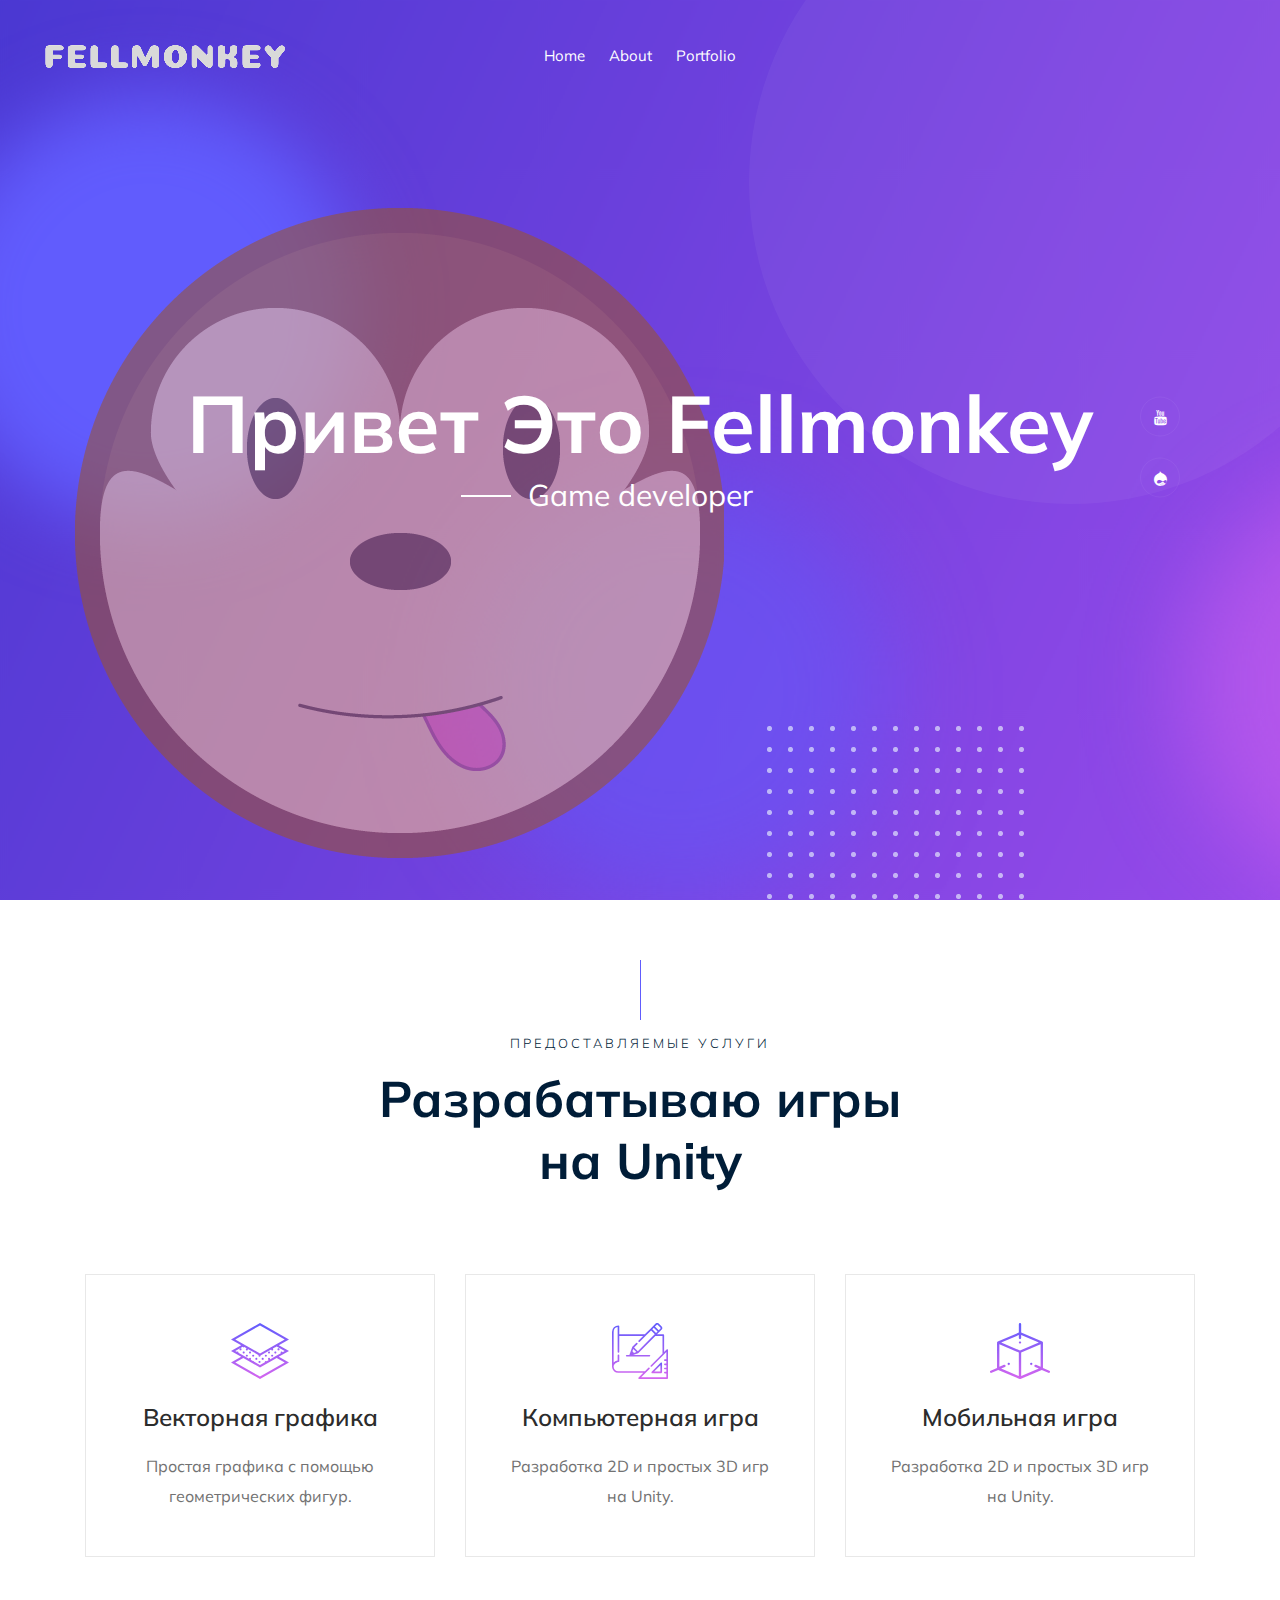
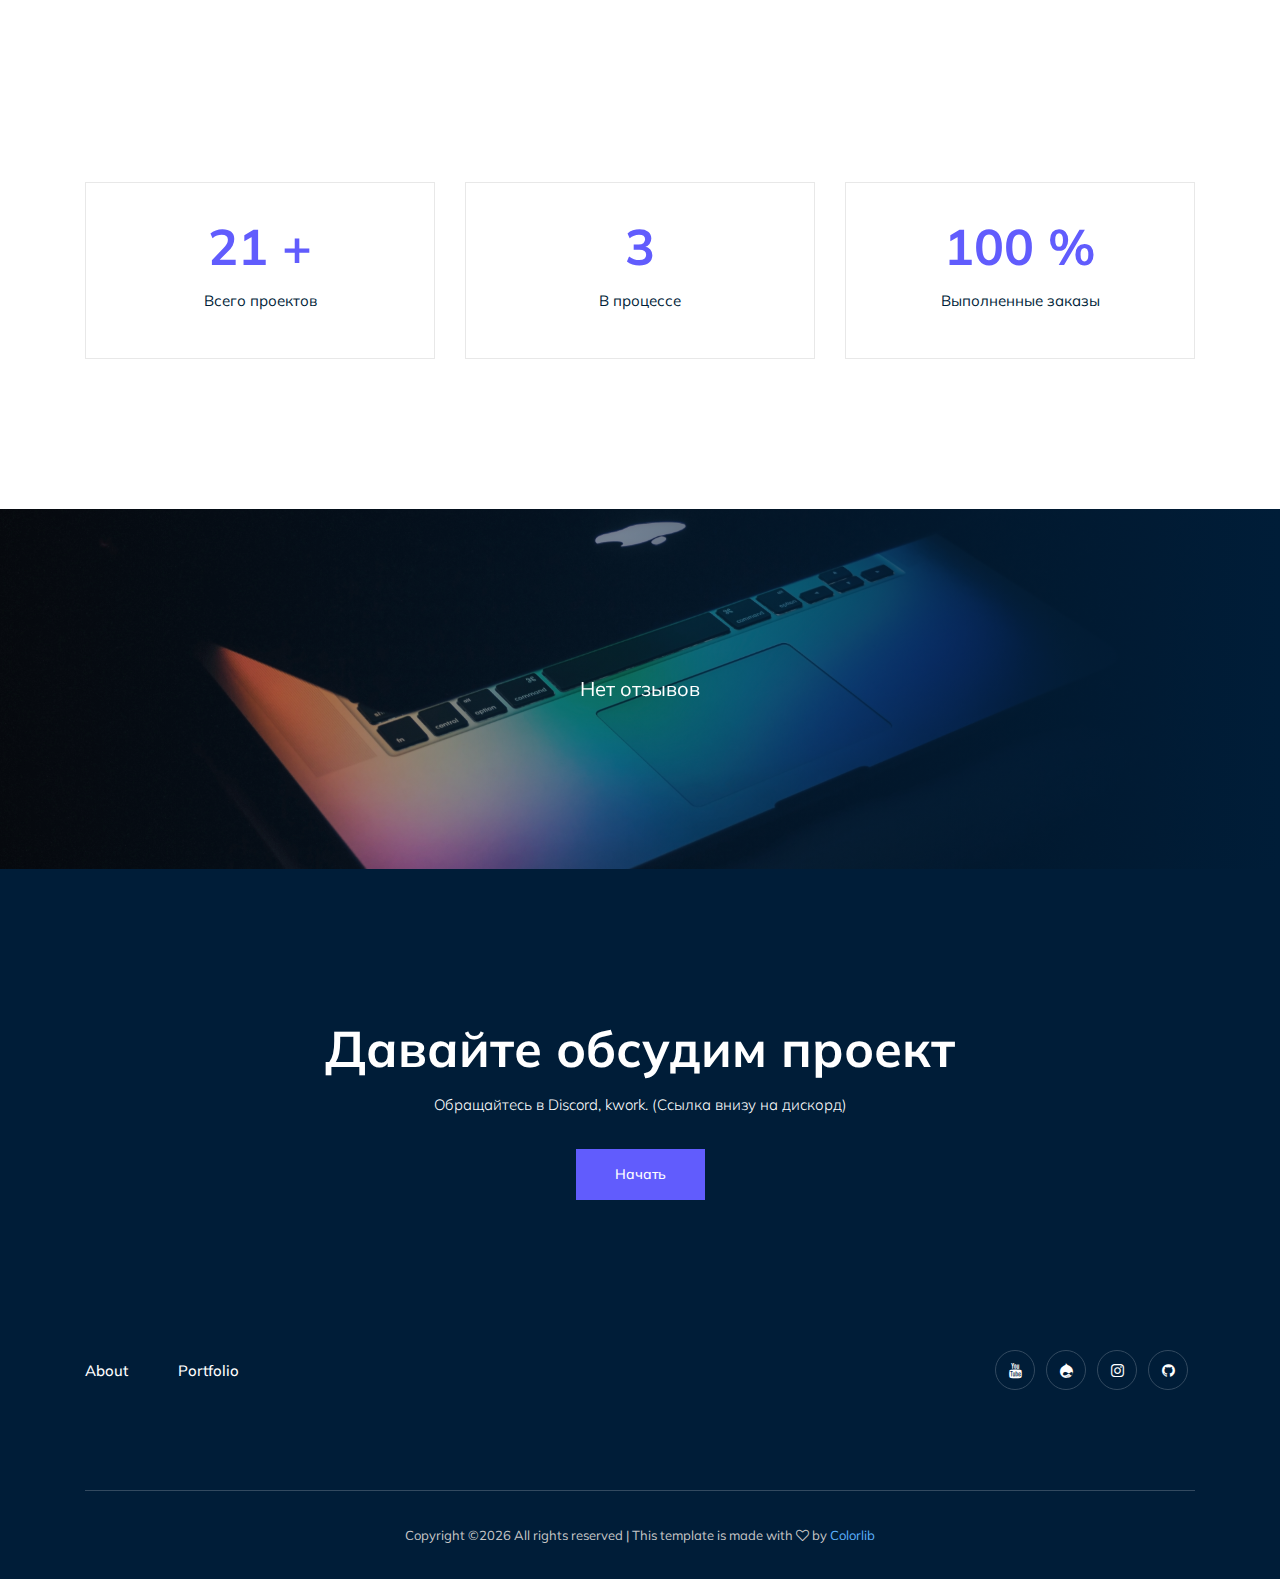
<file: index.html>
<!doctype html>
<html class="no-js" lang="zxx">

<head>
    <meta charset="utf-8">
    <meta http-equiv="x-ua-compatible" content="ie=edge">
    <title>Fellmonkey</title>
    <meta name="description" content="">
    <meta name="viewport" content="width=device-width, initial-scale=1">

    <!-- <link rel="manifest" href="site.webmanifest"> -->
    <!-- Place favicon.ico in the root directory -->

    <!-- CSS here -->
    <link rel="stylesheet" href="css/bootstrap.min.css">
    <link rel="stylesheet" href="css/owl.carousel.min.css">
    <link rel="stylesheet" href="css/magnific-popup.css">
    <link rel="stylesheet" href="css/font-awesome.min.css">
    <link rel="stylesheet" href="css/themify-icons.css">
    <link rel="stylesheet" href="css/nice-select.css">
    <link rel="stylesheet" href="css/flaticon.css">
    <link rel="stylesheet" href="css/gijgo.css">
    <link rel="stylesheet" href="css/animate.min.css">
    <link rel="stylesheet" href="css/slick.css">
    <link rel="stylesheet" href="css/slicknav.css">
    <link rel="stylesheet" href="css/style.css">
    <!-- <link rel="stylesheet" href="css/responsive.css"> -->
</head>

<body>
    <!--[if lte IE 9]>
            <p class="browserupgrade">You are using an <strong>outdated</strong> browser. Please <a href="https://browsehappy.com/">upgrade your browser</a> to improve your experience and security.</p>
        <![endif]-->

    <!-- header-start -->
    <header>
        <div class="header-area ">
            <div id="sticky-header" class="main-header-area">
                <div class="container-fluid">
                    <div class="row align-items-center">
                        <div class="col-xl-3 col-lg-2">
                            <div class="logo">
                                <a href="index.html">
                                    <img src="img/logo.png" alt="">
                                </a>
                            </div>
                        </div>
                        <div class="col-xl-6 col-lg-7">
                            <div class="main-menu  d-none d-lg-block">
                                <nav>
                                    <ul id="navigation">
                                        <li><a class="active" href="index.html">home</a></li>
                                        <li><a href="about.html">About</a></li>
                                        <li><a href="portfolio.html">Portfolio</a></li>
                                </nav>
                            </div>
                        </div>
                        <div class="col-12">
                            <div class="mobile_menu d-block d-lg-none"></div>
                        </div>
                    </div>
                </div>
            </div>
        </div>
    </header>
    <!-- header-end -->

    <!-- slider_area_start -->
    <div class="slider_area">
        <div class="single_slider  d-flex align-items-center slider_bg_1">
            <div class="shap_pattern d-none d-lg-block">
                <img src="img/about/grid.png" alt="">
            </div>
            <div class="social_links">
                <ul>
                    <li><a href="https://www.youtube.com/channel/UCHpDQxrc1On2ai_ledx5F4A" target="_blank"> <i class="fa fa-youtube"></i> </a></li>
                    <li><a href="https://discord.gg/nkMhPMebGq" target="_blank"> <i class="fa fa-drupal"></i> </a></li>
                </ul>
            </div>
            <div class="container">
                <div class="row align-items-center">
                    <div class="col-xl-12">
                        <div class="slider_text text-center">
                            <h3>
                                Привет это Fellmonkey
                            </h3>
                            <span>Game developer</span>
                        </div>
                    </div>
                </div>
            </div>
        </div>
    </div>
    <!-- slider_area_end -->

    <!-- service_area  -->
    <div class="service_area">
        <div class="container">
            <div class="row">
                <div class="col-xl-12">
                    <div class="section_title text-center mb-65">
                        <span>предоставляемые услуги</span>
                        <h3>Разрабатываю игры  <br>
                                на Unity</h3>
                    </div>
                </div>
            </div>
            <div class="row">
                <div class="col-xl-4 col-md-4">
                    <div class="single_service text-center">
                        <div class="icon">
                            <img src="img/svg_icon/1.svg" alt="">
                        </div>
                        <h3>Векторная графика</h3>
                        <p>Простая графика с помощью геометрических фигур.</p>
                    </div>
                </div>
                <div class="col-xl-4 col-md-4">
                    <div class="single_service text-center">
                        <div class="icon">
                            <img src="img/svg_icon/2.svg" alt="">
                        </div>
                        <h3>Компьютерная игра</h3>
                        <p>Разработка 2D и простых 3D игр на Unity.</p>
                    </div>
                </div>
                <div class="col-xl-4 col-md-4">
                    <div class="single_service text-center">
                        <div class="icon">
                            <img src="img/svg_icon/3.svg" alt="">
                        </div>
                        <h3>Мобильная игра</h3>
                        <p>Разработка 2D и простых 3D игр на Unity.</p>
                    </div>
                </div>
            </div>
        </div>
    </div>
    <!--/ service_area  -->

    <!-- portfolio_area
    <div class="portfolio_area portfolio_bg_1">
        <div class="container">
            <div class="row">
                <div class="col-xl-12">
                    <div class="section_title white_text text-center">
                        <span>Портфолио</span>
                        <h3>Некоторые из моих неплохих <br>
                                работ здесь</h3>
                    </div>
                </div>
            </div>
        </div>
    </div>
    / portfolio_area -->

    <!-- portfolio_image_area
    <div class="portfolio_image_area">
        <div class="container">
            <div class="row">
                <div class="col-xl-5 col-md-5">
                    <div class="single_Portfolio">
                        <div class="portfolio_thumb">
                            <img src="img/portfolio/1.png" alt="">
                        </div>
                        <a href="img/portfolio/1.png" class="popup popup-image"></a>
                        <div class="portfolio_hover">
                            <div class="title">
                                    <h3>Product Design</h3>
                            </div>
                        </div>
                    </div>
                </div>
                <div class="col-xl-7 col-md-7">
                    <div class="single_Portfolio">
                        <div class="portfolio_thumb">
                            <img src="img/portfolio/2.png" alt="">
                        </div>
                        <a href="img/portfolio/2.png" class="popup popup-image"></a>
                        <div class="portfolio_hover">
                            <div class="title">
                                    <h3>Product Design</h3>
                            </div>
                        </div>
                    </div>
                </div>
                <div class="col-xl-4 col-md-6 col-lg-4">
                    <div class="single_Portfolio">
                        <div class="portfolio_thumb">
                            <img src="img/portfolio/3.png" alt="">
                        </div>
                        <a href="img/portfolio/3.png" class="popup popup-image"></a>
                        <div class="portfolio_hover">
                            <div class="title">
                                    <h3>Product Design</h3>
                            </div>
                        </div>
                    </div>
                </div>
                <div class="col-xl-4 col-md-6 col-lg-4">
                    <div class="single_Portfolio">
                        <div class="portfolio_thumb">
                            <img src="img/portfolio/4.png" alt="">
                        </div>
                        <a href="img/portfolio/4.png" class="popup popup-image"></a>
                        <div class="portfolio_hover">
                            <div class="title">
                                    <h3>Product Design</h3>
                            </div>
                        </div>
                    </div>
                </div>
                <div class="col-xl-4 col-md-12 col-lg-4">
                    <div class="single_Portfolio">
                        <div class="portfolio_thumb">
                            <img src="img/portfolio/5.png" alt="">
                        </div>
                        <a href="img/portfolio/5.png" class="popup popup-image"></a>
                        <div class="portfolio_hover">
                            <div class="title">
                                    <h3>Product Design</h3>
                            </div>
                        </div>
                    </div>
                </div>
            </div>
            <div class="row">
                <div class="col-xl-12">
                    <div class="more_portfolio text-center">
                        <a class="line_btn" href="#">Больше работ</a>
                    </div>
                </div>
            </div>
        </div>
    </div>
    / portfolio_image_area  -->

    <div class="counter_area">
        <div class="container">
            <div class="row">
                <div class="col-xl-4 col-md-4">
                    <div class="single_counter text-center">
                        <h3>
                            <span class="counter" >21 </span><span>+</span>
                        </h3>
                        <p>Всего проектов</p>
                    </div>
                </div>
                <div class="col-xl-4 col-md-4">
                    <div class="single_counter text-center">
                        <h3>
                            <span class="counter">3 </span>
                        </h3>
                        <p>В процессе</p>
                    </div>
                </div>
                <div class="col-xl-4 col-md-4">
                    <div class="single_counter text-center">
                        <h3>
                            <span class="counter" >100 </span> <span>%</span>
                        </h3>
                        <p>Выполненные заказы</p>
                    </div>
                </div>
            </div>
        </div>
    </div>
    <!-- testimonial_area  -->
    <div class="testimonial_area ">
            <div class="container">
                <div class="row">
                    <div class="col-xl-12">
                        <div class="testmonial_active owl-carousel">
                            <div class="single_carousel">
                                    <div class="single_testmonial text-center">
                                            <div class="quote">
                                            </div>
                                              <p>Нет отзывов
                                            </div>
                                        </div>
                            </div>
                           <!-- <div class="single_carousel">
                                    <div class="single_testmonial text-center">
                                            <div class="quote">
                                                <img src="img/testmonial/quote.svg" alt="">
                                            </div>
                                            <p>Donec imperdiet congue orci consequat mattis. Donec rutrum porttitor <br> 
                                                    sollicitudin. Pellentesque id dolor tempor sapien feugiat ultrices nec sed neque.  <br>
                                                    Fusce ac mattis nulla. Morbi eget ornare dui. </p>
                                            <div class="testmonial_author">
                                                <div class="thumb">
                                                        <img src="img/testmonial/thumb.png" alt="">
                                                </div>
                                                <h3>Robert Thomson</h3>
                                                <span>Business Owner</span>
                                            </div>
                                        </div>
                            </div>-->
                        </div>
                    </div>
                </div>
            </div>
        </div>
        <!-- /testimonial_area  -->
    
    <div class="discuss_projects">
        <div class="container">
            <div class="row">
                <div class="col-xl-12">
                    <div class="project_text text-center">
                        <h3>Давайте обсудим проект</h3>
                        <p>Обращайтесь в Discord, kwork. (Ссылка внизу на дискорд)</p>
                        <a class="boxed-btn3" href="https://discord.gg/nkMhPMebGq" target="_blank">Начать</a>
                    </div>
                </div>
            </div>
        </div>
    </div>

    <!-- footer start -->
    <footer class="footer">
        <div class="footer_top">
            <div class="container">
                <div class="row align-items-center">
                    <div class="col-xl-6 col-md-6">
                        <div class="menu_links">
                            <ul>
                                <li><a href="about.html">About</a></li>
                                <li><a href="portfolio.html">Portfolio</a></li>
                            </ul>
                        </div>
                    </div>
                    <div class="col-xl-6 col-md-6">
                        <div class="socail_links">
                            <ul>
                                <li><a href="https://www.youtube.com/channel/UCHpDQxrc1On2ai_ledx5F4A" target="_blank"> <i class="fa fa-youtube"></i> </a></li>
                                <li><a href="https://discord.gg/nkMhPMebGq" target="_blank"> <i class="fa fa-drupal"></i> </a></li>
                                <li><a href="https://www.instagram.com/" target="_blank"> <i class="fa fa-instagram" ></i> </a></li>
                                <li><a href="https://github.com/Fellmonkey" target="_blank"> <i class="fa fa-github"></i> </a></li>
                            </ul>
                        </div>
                    </div>
                </div>
            </div>
        </div>
        <div class="copy-right_text">
            <div class="container">
                <div class="footer_border"></div>
                <div class="row">
                    <div class="col-xl-12">
                        <p class="copy_right text-center">
                            <!-- Link back to Colorlib can't be removed. Template is licensed under CC BY 3.0. -->
Copyright &copy;<script>document.write(new Date().getFullYear());</script> All rights reserved | This template is made with <i class="fa fa-heart-o" aria-hidden="true"></i> by <a href="https://colorlib.com" target="_blank">Colorlib</a>
<!-- Link back to Colorlib can't be removed. Template is licensed under CC BY 3.0. -->
                        </p>
                    </div>
                </div>
            </div>
        </div>
    </footer>
    <!--/ footer end  -->

    <!-- JS here -->
    <script src="js/vendor/modernizr-3.5.0.min.js"></script>
    <script src="js/vendor/jquery-1.12.4.min.js"></script>
    <script src="js/popper.min.js"></script>
    <script src="js/bootstrap.min.js"></script>
    <script src="js/owl.carousel.min.js"></script>
    <script src="js/isotope.pkgd.min.js"></script>
    <script src="js/ajax-form.js"></script>
    <script src="js/waypoints.min.js"></script>
    <script src="js/jquery.counterup.min.js"></script>
    <script src="js/imagesloaded.pkgd.min.js"></script>
    <script src="js/scrollIt.js"></script>
    <script src="js/jquery.scrollUp.min.js"></script>
    <script src="js/wow.min.js"></script>
    <script src="js/nice-select.min.js"></script>
    <script src="js/jquery.slicknav.min.js"></script>
    <script src="js/jquery.magnific-popup.min.js"></script>
    <script src="js/plugins.js"></script>
    <script src="js/gijgo.min.js"></script>

    <!--contact js-->
    <script src="js/contact.js"></script>
    <script src="js/jquery.ajaxchimp.min.js"></script>
    <script src="js/jquery.form.js"></script>
    <script src="js/jquery.validate.min.js"></script>
    <script src="js/mail-script.js"></script>

    <script src="js/main.js"></script>
</body>

</html>
</file>
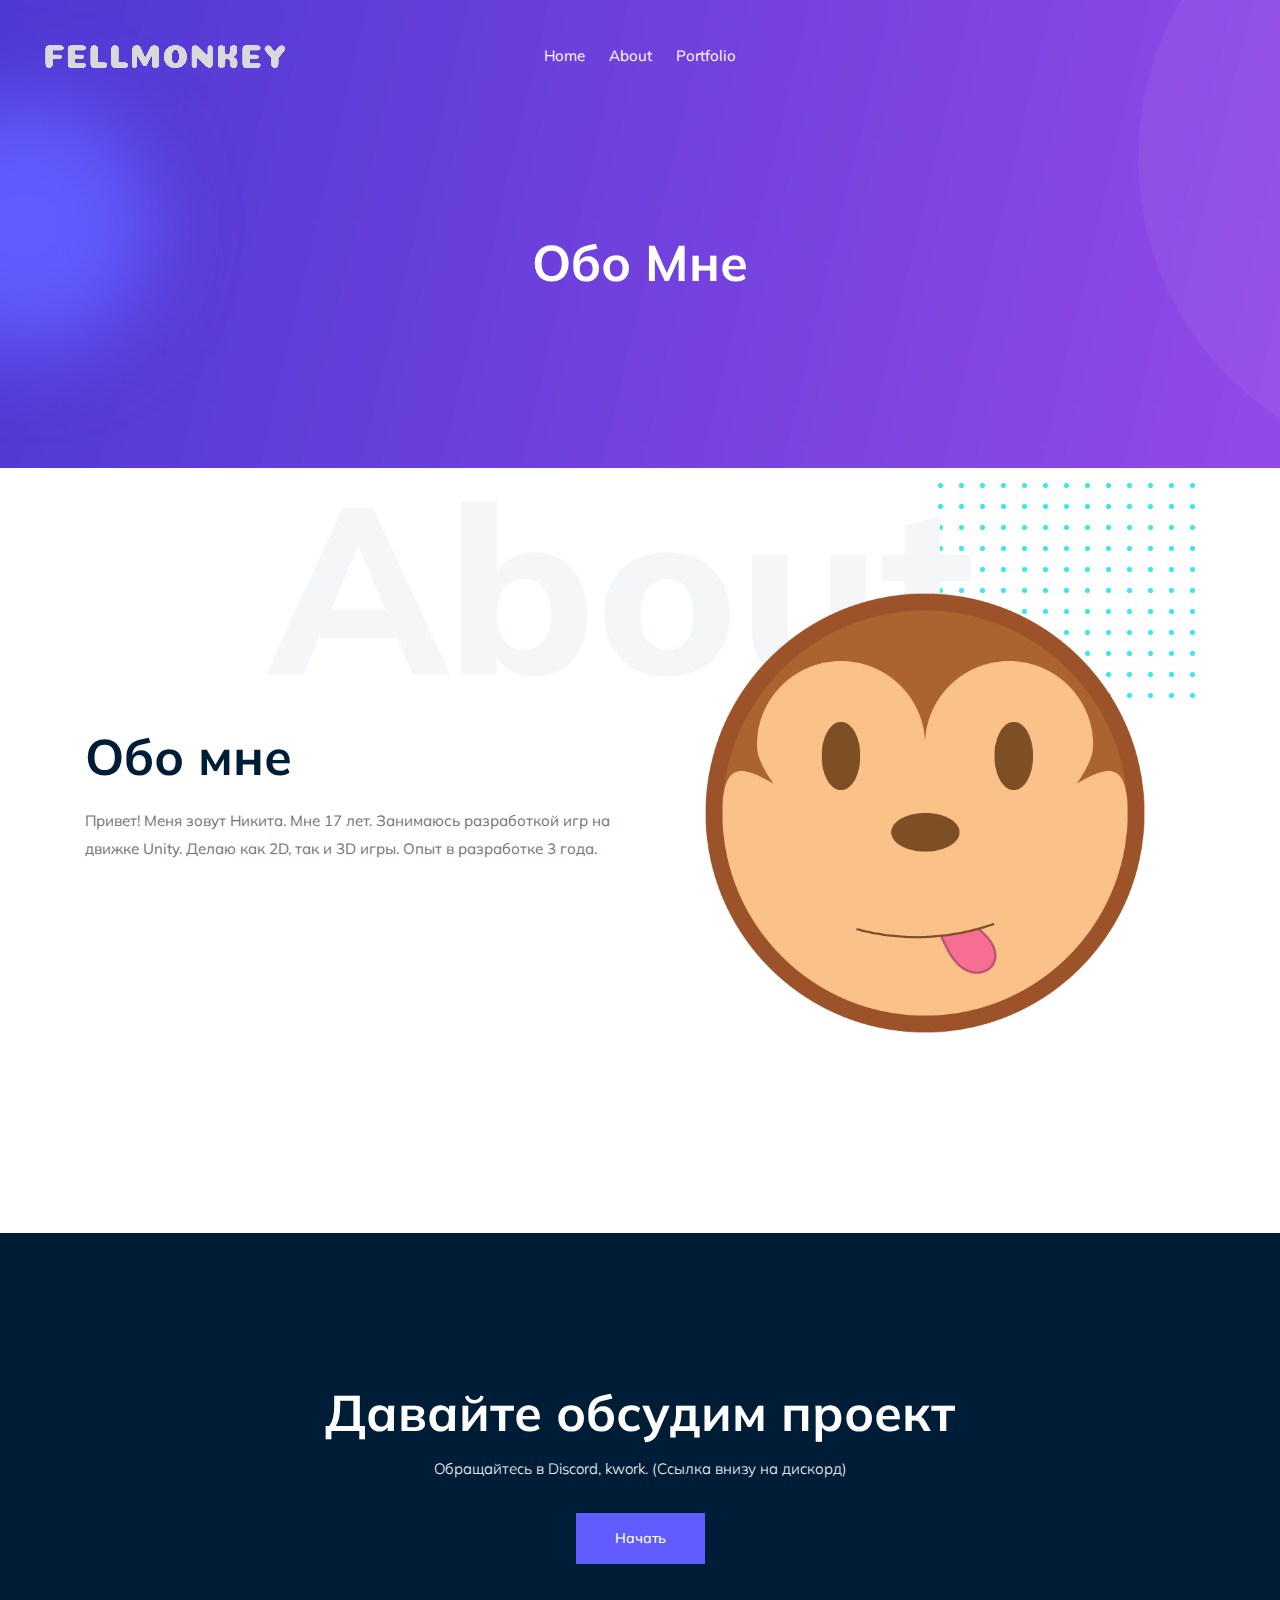
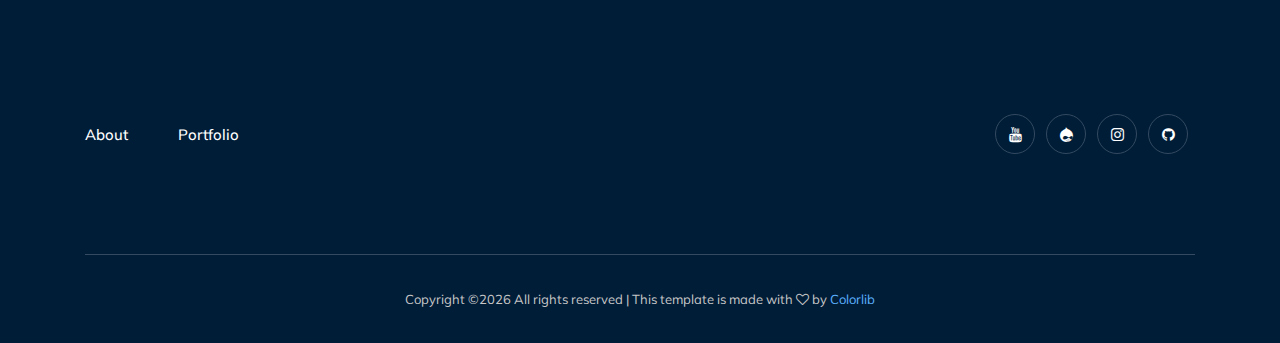
<file: about.html>
<!doctype html>
<html class="no-js" lang="zxx">

<head>
    <meta charset="utf-8">
    <meta http-equiv="x-ua-compatible" content="ie=edge">
    <title>Fellmonkey - about</title>
    <meta name="description" content="">
    <meta name="viewport" content="width=device-width, initial-scale=1">

    <!-- <link rel="manifest" href="site.webmanifest"> -->
    <!-- Place favicon.ico in the root directory -->

    <!-- CSS here -->
    <link rel="stylesheet" href="css/bootstrap.min.css">
    <link rel="stylesheet" href="css/owl.carousel.min.css">
    <link rel="stylesheet" href="css/magnific-popup.css">
    <link rel="stylesheet" href="css/font-awesome.min.css">
    <link rel="stylesheet" href="css/themify-icons.css">
    <link rel="stylesheet" href="css/nice-select.css">
    <link rel="stylesheet" href="css/flaticon.css">
    <link rel="stylesheet" href="css/gijgo.css">
    <link rel="stylesheet" href="css/animate.min.css">
    <link rel="stylesheet" href="css/slick.css">
    <link rel="stylesheet" href="css/slicknav.css">
    <link rel="stylesheet" href="css/style.css">
    <!-- <link rel="stylesheet" href="css/responsive.css"> -->
</head>

<body>
    <!--[if lte IE 9]>
            <p class="browserupgrade">You are using an <strong>outdated</strong> browser. Please <a href="https://browsehappy.com/">upgrade your browser</a> to improve your experience and security.</p>
        <![endif]-->

    <!-- header-start -->
    <header>
        <div class="header-area ">
            <div id="sticky-header" class="main-header-area">
                <div class="container-fluid">
                    <div class="row align-items-center">
                        <div class="col-xl-3 col-lg-2">
                            <div class="logo">
                                <a href="index.html">
                                    <img src="img/logo.png" alt="">
                                </a>
                            </div>
                        </div>
                        <div class="col-xl-6 col-lg-7">
                            <div class="main-menu  d-none d-lg-block">
                                <nav>
                                    <ul id="navigation">
                                        <li><a class="active" href="index.html">home</a></li>
                                        <li><a href="about.html">About</a></li>
                                        <li><a href="portfolio.html">Portfolio</a></li>
                                    </ul>
                                </nav>
                            </div>
                        </div>
                        <div class="col-12">
                            <div class="mobile_menu d-block d-lg-none"></div>
                        </div>
                    </div>

                </div>
            </div>
        </div>
    </header>
    <!-- header-end -->

    <!-- bradcam_area  -->
    <div class="bradcam_area bradcam_bg_1">
        <div class="container">
            <div class="row">
                <div class="col-xl-12">
                    <div class="bradcam_text text-center">
                        <h3>Обо мне</h3>
                    </div>
                </div>
            </div>
        </div>
    </div>
    <!-- /bradcam_area  -->
    <!-- about_me  -->
    <div class="about_me">
        <div class="about_large_title d-none d-lg-block">
                About
        </div>
        <div class="container">
            <div class="row align-items-center">
                <div class="col-xl-6 col-md-6">
                    <div class="about_e_details">
                        <h3>Обо мне</h3>
                        <p>Привет! Меня зовут Никита. Мне 17 лет. Занимаюсь разработкой игр на движке Unity. Делаю как 2D, так и 3D игры. Опыт в разработке 3 года.</p>
                     <!--   <div class="download_cv">
                            <a class="boxed-btn3" href="#">Download CV</a>
                        </div>-->
                    </div>
                </div>
                <div class="col-xl-6 col-md-6">
                    <div class="about_img">
                        <div class="color_pattern d-none d-lg-block">
                            <img src="img/about/color_grid.png" alt="">
                        </div>
                        <div class="my_Pic">
                                <img src="img/about/about.png" alt="">
                        </div>
                    </div>
                </div>
            </div>
        </div>
    </div>
    <!--/ about_me  -->

   <div class="discuss_projects">
        <div class="container">
            <div class="row">
                <div class="col-xl-12">
                    <div class="project_text text-center">
                        <h3>Давайте обсудим проект</h3>
                        <p>Обращайтесь в Discord, kwork. (Ссылка внизу на дискорд)</p>
                        <a class="boxed-btn3" href="https://discord.gg/nkMhPMebGq" target="_blank">Начать</a>
                    </div>
                </div>
            </div>
        </div>
    </div>
    <!-- footer start -->
    <footer class="footer">
        <div class="footer_top">
            <div class="container">
                <div class="row align-items-center">
                    <div class="col-xl-6 col-md-6">
                        <div class="menu_links">
                            <ul>
                                <li><a href="about.html">About</a></li>
                                <li><a href="portfolio.html">Portfolio</a></li>
                            </ul>
                        </div>
                    </div>
                    <div class="col-xl-6 col-md-6">
                        <div class="socail_links">
                            <ul>
                                <li><a href="https://www.youtube.com/channel/UCHpDQxrc1On2ai_ledx5F4A" target="_blank"> <i class="fa fa-youtube"></i> </a></li>
                                <li><a href="https://discord.gg/nkMhPMebGq" target="_blank"> <i class="fa fa-drupal"></i> </a></li>
                                <li><a href="https://www.instagram.com/" target="_blank"> <i class="fa fa-instagram" ></i> </a></li>
                                <li><a href="https://github.com/Fellmonkey" target="_blank"> <i class="fa fa-github"></i> </a></li>
                            </ul>
                        </div>
                    </div>
                </div>
            </div>
        </div>
        <div class="copy-right_text">
            <div class="container">
                <div class="footer_border"></div>
                <div class="row">
                    <div class="col-xl-12">
                        <p class="copy_right text-center">
                            <!-- Link back to Colorlib can't be removed. Template is licensed under CC BY 3.0. -->
Copyright &copy;<script>document.write(new Date().getFullYear());</script> All rights reserved | This template is made with <i class="fa fa-heart-o" aria-hidden="true"></i> by <a href="https://colorlib.com" target="_blank">Colorlib</a>
<!-- Link back to Colorlib can't be removed. Template is licensed under CC BY 3.0. -->
                        </p>
                    </div>
                </div>
            </div>
        </div>
    </footer>
    <!--/ footer end  -->

    <!-- JS here -->
    <script src="js/vendor/modernizr-3.5.0.min.js"></script>
    <script src="js/vendor/jquery-1.12.4.min.js"></script>
    <script src="js/popper.min.js"></script>
    <script src="js/bootstrap.min.js"></script>
    <script src="js/owl.carousel.min.js"></script>
    <script src="js/isotope.pkgd.min.js"></script>
    <script src="js/ajax-form.js"></script>
    <script src="js/waypoints.min.js"></script>
    <script src="js/jquery.counterup.min.js"></script>
    <script src="js/imagesloaded.pkgd.min.js"></script>
    <script src="js/scrollIt.js"></script>
    <script src="js/jquery.scrollUp.min.js"></script>
    <script src="js/wow.min.js"></script>
    <script src="js/nice-select.min.js"></script>
    <script src="js/jquery.slicknav.min.js"></script>
    <script src="js/jquery.magnific-popup.min.js"></script>
    <script src="js/plugins.js"></script>
    <script src="js/gijgo.min.js"></script>

    <!--contact js-->
    <script src="js/contact.js"></script>
    <script src="js/jquery.ajaxchimp.min.js"></script>
    <script src="js/jquery.form.js"></script>
    <script src="js/jquery.validate.min.js"></script>
    <script src="js/mail-script.js"></script>

    <script src="js/main.js"></script>
</body>

</html>
</file>
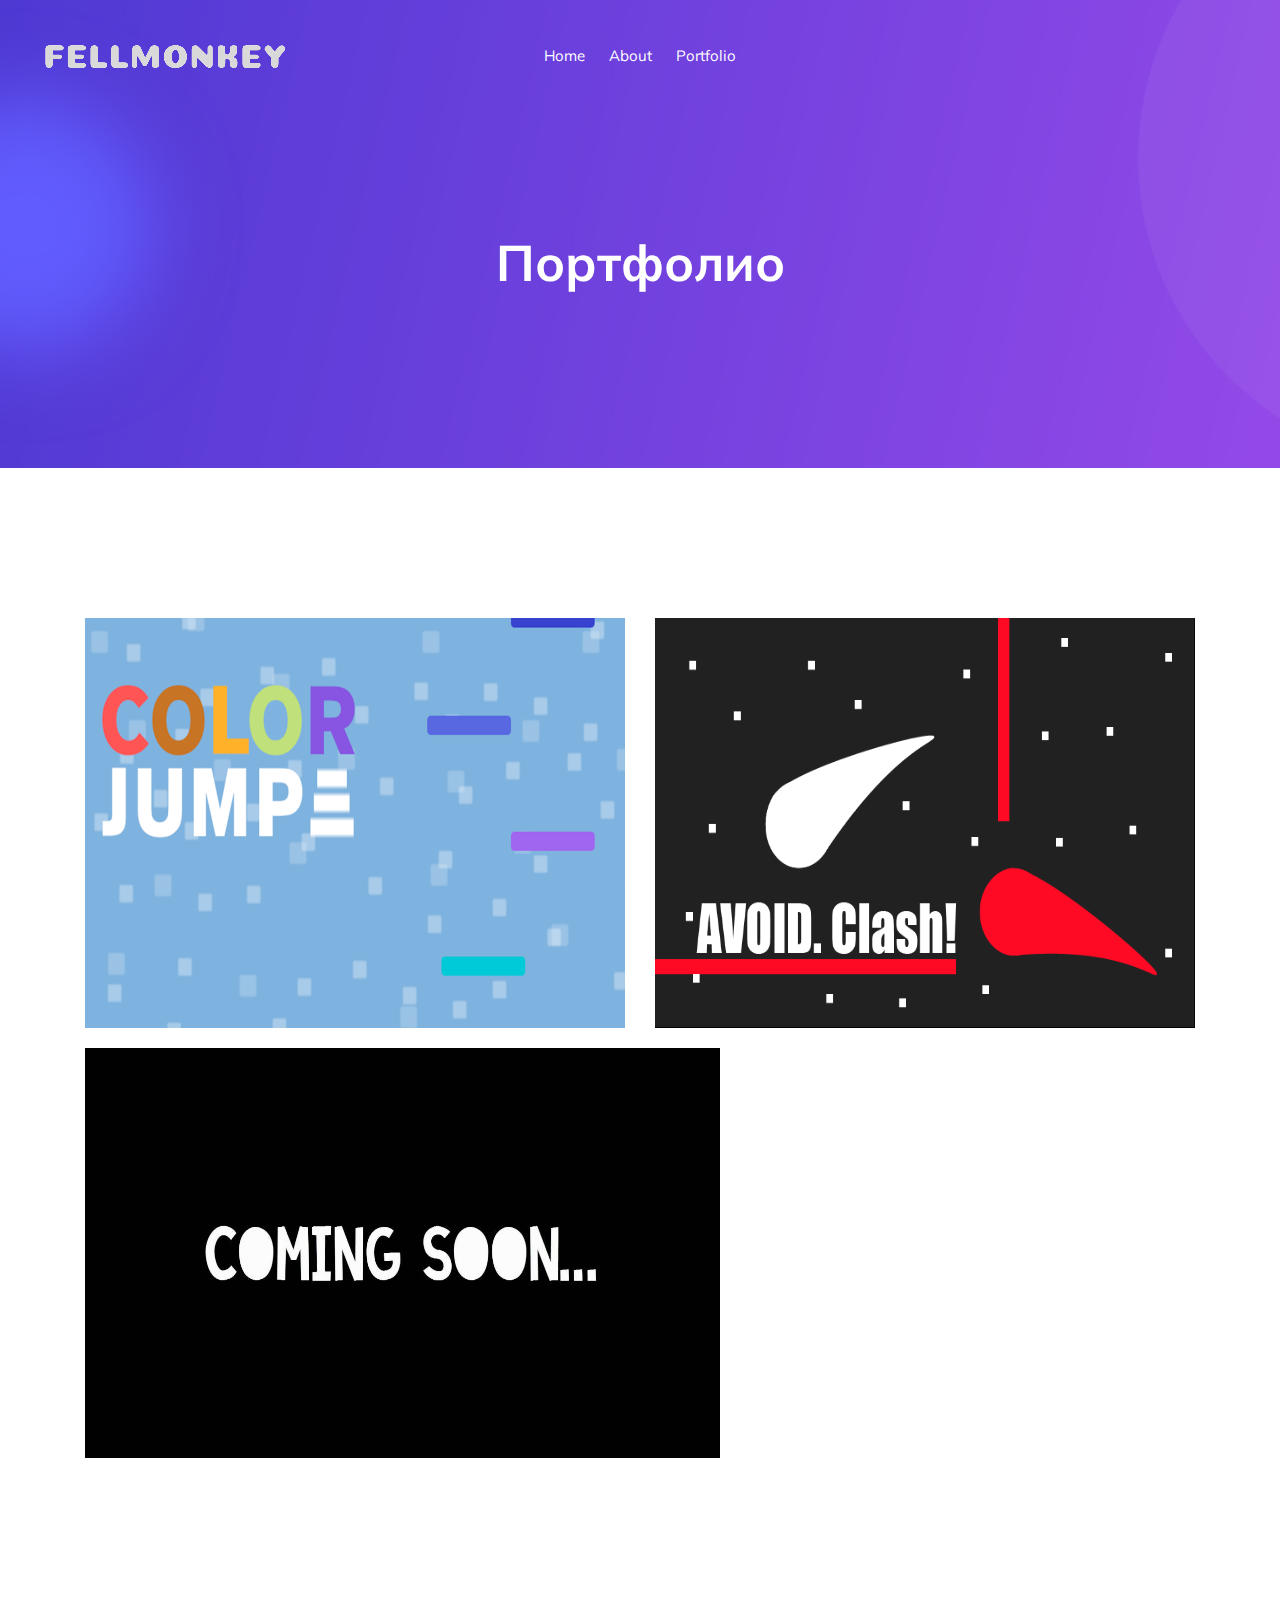
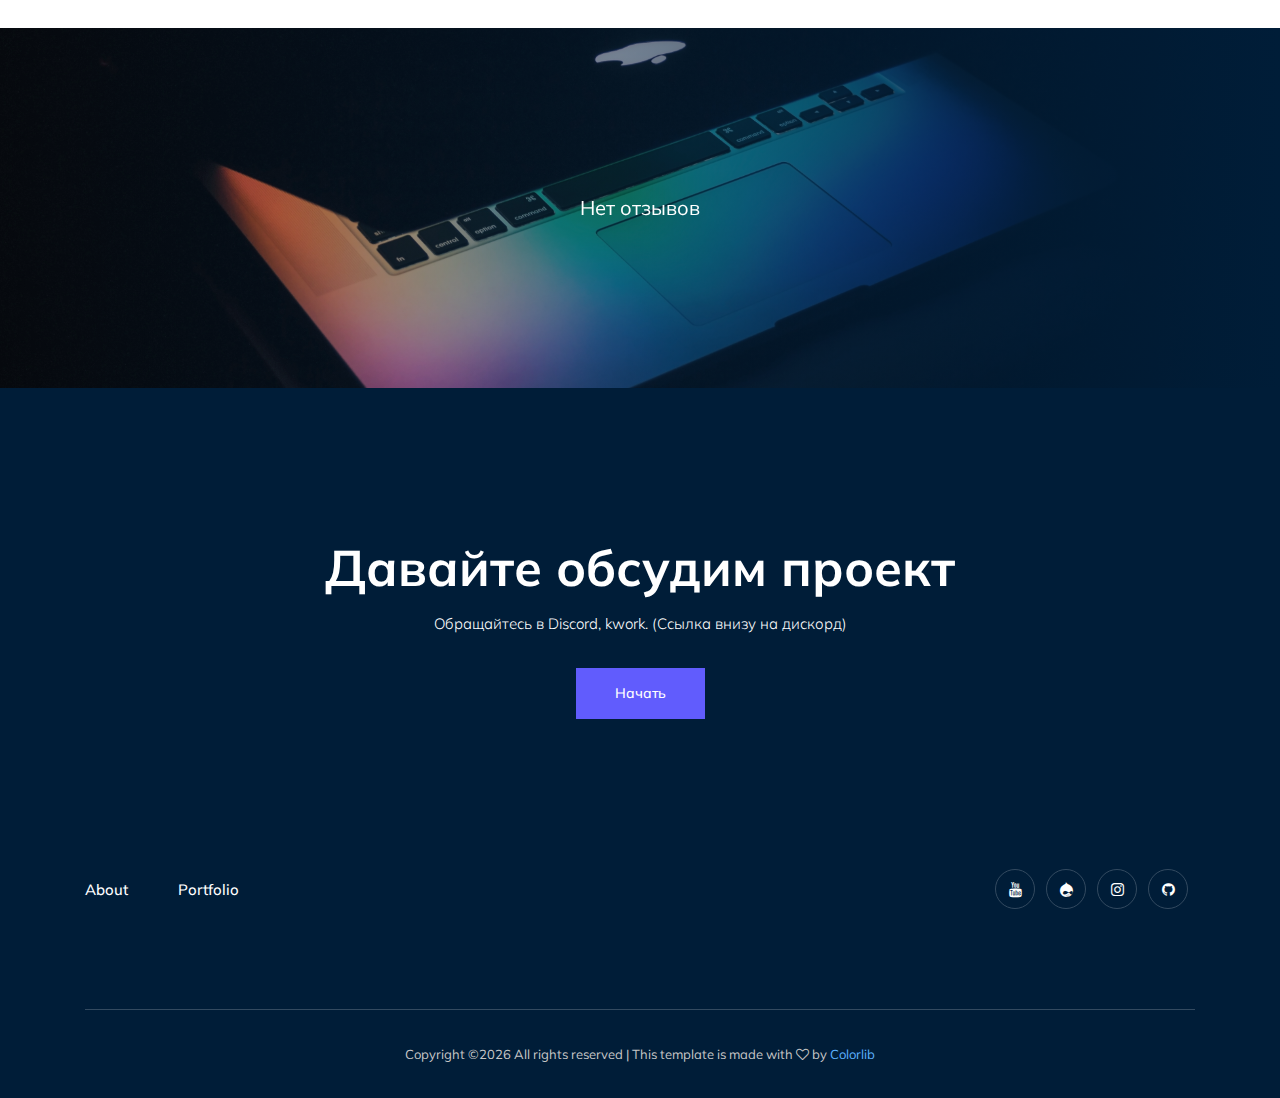
<file: portfolio.html>
<!doctype html>
<html class="no-js" lang="zxx">

<head>
    <meta charset="utf-8">
    <meta http-equiv="x-ua-compatible" content="ie=edge">
    <title>Fellmonkey - portfolio</title>
    <meta name="description" content="">
    <meta name="viewport" content="width=device-width, initial-scale=1">

    <!-- <link rel="manifest" href="site.webmanifest"> -->
    <!-- Place favicon.ico in the root directory -->

    <!-- CSS here -->
    <link rel="stylesheet" href="css/bootstrap.min.css">
    <link rel="stylesheet" href="css/owl.carousel.min.css">
    <link rel="stylesheet" href="css/magnific-popup.css">
    <link rel="stylesheet" href="css/font-awesome.min.css">
    <link rel="stylesheet" href="css/themify-icons.css">
    <link rel="stylesheet" href="css/nice-select.css">
    <link rel="stylesheet" href="css/flaticon.css">
    <link rel="stylesheet" href="css/gijgo.css">
    <link rel="stylesheet" href="css/animate.min.css">
    <link rel="stylesheet" href="css/slick.css">
    <link rel="stylesheet" href="css/slicknav.css">
    <link rel="stylesheet" href="css/style.css">
    <!-- <link rel="stylesheet" href="css/responsive.css"> -->
</head>

<body>
    <!--[if lte IE 9]>
            <p class="browserupgrade">You are using an <strong>outdated</strong> browser. Please <a href="https://browsehappy.com/">upgrade your browser</a> to improve your experience and security.</p>
        <![endif]-->

    <!-- header-start -->
    <header>
        <div class="header-area ">
            <div id="sticky-header" class="main-header-area">
                <div class="container-fluid">
                    <div class="row align-items-center">
                        <div class="col-xl-3 col-lg-2">
                            <div class="logo">
                                <a href="index.html">
                                    <img src="img/logo.png" alt="">
                                </a>
                            </div>
                        </div>
                        <div class="col-xl-6 col-lg-7">
                            <div class="main-menu  d-none d-lg-block">
                                <nav>
                                    <ul id="navigation">
                                         <li><a class="active" href="index.html">home</a></li>
                                        <li><a href="about.html">About</a></li>
                                        <li><a href="portfolio.html">Portfolio</a></li>
                                    </ul>
                                </nav>
                            </div>
                        </div>
                        <div class="col-12">
                            <div class="mobile_menu d-block d-lg-none"></div>
                        </div>
                    </div>

                </div>
            </div>
        </div>
    </header>
    <!-- header-end -->

    <!-- bradcam_area  -->
    <div class="bradcam_area bradcam_bg_1">
        <div class="container">
            <div class="row">
                <div class="col-xl-12">
                    <div class="bradcam_text text-center">
                        <h3>Портфолио</h3>
                    </div>
                </div>
            </div>
        </div>
    </div>
    <!-- /bradcam_area  -->

    <!-- portfolio_image_area  -->
    <div class="portfolio_image_area dec_margin">
        <div class="container">
            <div class="row">
                <div class="col-xl-6 col-md-6">
                    <div class="single_Portfolio">
                        <div class="portfolio_thumb">
                            <img src="img/portfolio/1.png" alt="">
                        </div>
                        <a href="img/portfolio/1.png" class="popup popup-image"></a>
                        <div class="portfolio_hover">
                            <div class="title">
                                    <h3>Первая игра казуалка</h3>
                            </div>
                        </div>
                    </div>
                </div>
                <div class="col-xl-6 col-md-6">
                    <div class="single_Portfolio">
                        <div class="portfolio_thumb">
                            <img src="img/portfolio/2.png" alt="">
                        </div>
                        <a href="img/portfolio/2.png" class="popup popup-image"></a>
                        <div class="portfolio_hover">
                            <div class="title">
                                    <h3>Вторая казуалка</h3>
                            </div>
                        </div>
                    </div>
                </div>
                <div class="col-xl-7 col-md-7">
                    <div class="single_Portfolio">
                        <div class="portfolio_thumb">
                            <img src="img/portfolio/3.png" alt="">
                        </div>
                        <a href="img/portfolio/3.png" class="popup popup-image"></a>
                        <div class="portfolio_hover">
                            <div class="title">
                                    <h3>Clicker RPG в разработке</h3>
                            </div>
                        </div>
                    </div>
                </div>
            </div>
        </div>
    </div>
    <!--/ portfolio_image_area  -->
    <!-- testimonial_area  -->
    <div class="testimonial_area ">
            <div class="container">
                <div class="row">
                    <div class="col-xl-12">
                        <div class="testmonial_active owl-carousel">
                            <div class="single_carousel">
                                    <div class="single_testmonial text-center">
                                            <div class="quote">
                                            </div>
                                              <p>Нет отзывов
                                            </div>
                                        </div>
                            </div>
                           <!-- <div class="single_carousel">
                                    <div class="single_testmonial text-center">
                                            <div class="quote">
                                                <img src="img/testmonial/quote.svg" alt="">
                                            </div>
                                            <p>Donec imperdiet congue orci consequat mattis. Donec rutrum porttitor <br>
                                                    sollicitudin. Pellentesque id dolor tempor sapien feugiat ultrices nec sed neque.  <br>
                                                    Fusce ac mattis nulla. Morbi eget ornare dui. </p>
                                            <div class="testmonial_author">
                                                <div class="thumb">
                                                        <img src="img/testmonial/thumb.png" alt="">
                                                </div>
                                                <h3>Robert Thomson</h3>
                                                <span>Business Owner</span>
                                            </div>
                                        </div>
                            </div>-->
                        </div>
                    </div>
                </div>
            </div>
        </div>
        <!-- /testimonial_area  -->
    
    <div class="discuss_projects">
        <div class="container">
            <div class="row">
                <div class="col-xl-12">
                    <div class="project_text text-center">
                        <h3>Давайте обсудим проект</h3>
                        <p>Обращайтесь в Discord, kwork. (Ссылка внизу на дискорд)</p>
                        <a class="boxed-btn3" href="https://discord.gg/nkMhPMebGq" target="_blank">Начать</a>
                    </div>
                </div>
            </div>
        </div>
    </div>


   <!-- footer start -->
    <footer class="footer">
        <div class="footer_top">
            <div class="container">
                <div class="row align-items-center">
                    <div class="col-xl-6 col-md-6">
                        <div class="menu_links">
                            <ul>
                                <li><a href="about.html">About</a></li>
                                <li><a href="portfolio.html">Portfolio</a></li>
                            </ul>
                        </div>
                    </div>
                    <div class="col-xl-6 col-md-6">
                        <div class="socail_links">
                            <ul>
                                <li><a href="https://www.youtube.com/channel/UCHpDQxrc1On2ai_ledx5F4A" target="_blank"> <i class="fa fa-youtube"></i> </a></li>
                                <li><a href="https://discord.gg/nkMhPMebGq" target="_blank"> <i class="fa fa-drupal"></i> </a></li>
                                <li><a href="https://www.instagram.com/" target="_blank"> <i class="fa fa-instagram" ></i> </a></li>
                                <li><a href="https://github.com/Fellmonkey" target="_blank"> <i class="fa fa-github"></i> </a></li>
                            </ul>
                        </div>
                    </div>
                </div>
            </div>
        </div>
        <div class="copy-right_text">
            <div class="container">
                <div class="footer_border"></div>
                <div class="row">
                    <div class="col-xl-12">
                        <p class="copy_right text-center">
                            <!-- Link back to Colorlib can't be removed. Template is licensed under CC BY 3.0. -->
Copyright &copy;<script>document.write(new Date().getFullYear());</script> All rights reserved | This template is made with <i class="fa fa-heart-o" aria-hidden="true"></i> by <a href="https://colorlib.com" target="_blank">Colorlib</a>
<!-- Link back to Colorlib can't be removed. Template is licensed under CC BY 3.0. -->
                        </p>
                    </div>
                </div>
            </div>
        </div>
    </footer>
    <!--/ footer end  -->

    <!-- JS here -->
    <script src="js/vendor/modernizr-3.5.0.min.js"></script>
    <script src="js/vendor/jquery-1.12.4.min.js"></script>
    <script src="js/popper.min.js"></script>
    <script src="js/bootstrap.min.js"></script>
    <script src="js/owl.carousel.min.js"></script>
    <script src="js/isotope.pkgd.min.js"></script>
    <script src="js/ajax-form.js"></script>
    <script src="js/waypoints.min.js"></script>
    <script src="js/jquery.counterup.min.js"></script>
    <script src="js/imagesloaded.pkgd.min.js"></script>
    <script src="js/scrollIt.js"></script>
    <script src="js/jquery.scrollUp.min.js"></script>
    <script src="js/wow.min.js"></script>
    <script src="js/nice-select.min.js"></script>
    <script src="js/jquery.slicknav.min.js"></script>
    <script src="js/jquery.magnific-popup.min.js"></script>
    <script src="js/plugins.js"></script>
    <script src="js/gijgo.min.js"></script>

    <!--contact js-->
    <script src="js/contact.js"></script>
    <script src="js/jquery.ajaxchimp.min.js"></script>
    <script src="js/jquery.form.js"></script>
    <script src="js/jquery.validate.min.js"></script>
    <script src="js/mail-script.js"></script>

    <script src="js/main.js"></script>
</body>

</html>
</file>
<file: css/themify-icons.css>
@font-face {
	font-family: 'themify';
	src:url('../fonts/themify.eot?-fvbane');
	src:url('../fonts/themify.eot?#iefix-fvbane') format('embedded-opentype'),
		url('../fonts/themify.woff?-fvbane') format('woff'),
		url('../fonts/themify.ttf?-fvbane') format('truetype'),
		url('../fonts/themify.svg?-fvbane#themify') format('svg');
	font-weight: normal;
	font-style: normal;
}

[class^="ti-"], [class*=" ti-"] {
	font-family: 'themify';
	/* speak: none; */
	font-style: normal;
	font-weight: normal;
	font-variant: normal;
	text-transform: none;
	line-height: 1;

	/* Better Font Rendering =========== */
	-webkit-font-smoothing: antialiased;
	-moz-osx-font-smoothing: grayscale;
}

.ti-wand:before {
	content: "\e600";
}
.ti-volume:before {
	content: "\e601";
}
.ti-user:before {
	content: "\e602";
}
.ti-unlock:before {
	content: "\e603";
}
.ti-unlink:before {
	content: "\e604";
}
.ti-trash:before {
	content: "\e605";
}
.ti-thought:before {
	content: "\e606";
}
.ti-target:before {
	content: "\e607";
}
.ti-tag:before {
	content: "\e608";
}
.ti-tablet:before {
	content: "\e609";
}
.ti-star:before {
	content: "\e60a";
}
.ti-spray:before {
	content: "\e60b";
}
.ti-signal:before {
	content: "\e60c";
}
.ti-shopping-cart:before {
	content: "\e60d";
}
.ti-shopping-cart-full:before {
	content: "\e60e";
}
.ti-settings:before {
	content: "\e60f";
}
.ti-search:before {
	content: "\e610";
}
.ti-zoom-in:before {
	content: "\e611";
}
.ti-zoom-out:before {
	content: "\e612";
}
.ti-cut:before {
	content: "\e613";
}
.ti-ruler:before {
	content: "\e614";
}
.ti-ruler-pencil:before {
	content: "\e615";
}
.ti-ruler-alt:before {
	content: "\e616";
}
.ti-bookmark:before {
	content: "\e617";
}
.ti-bookmark-alt:before {
	content: "\e618";
}
.ti-reload:before {
	content: "\e619";
}
.ti-plus:before {
	content: "\e61a";
}
.ti-pin:before {
	content: "\e61b";
}
.ti-pencil:before {
	content: "\e61c";
}
.ti-pencil-alt:before {
	content: "\e61d";
}
.ti-paint-roller:before {
	content: "\e61e";
}
.ti-paint-bucket:before {
	content: "\e61f";
}
.ti-na:before {
	content: "\e620";
}
.ti-mobile:before {
	content: "\e621";
}
.ti-minus:before {
	content: "\e622";
}
.ti-medall:before {
	content: "\e623";
}
.ti-medall-alt:before {
	content: "\e624";
}
.ti-marker:before {
	content: "\e625";
}
.ti-marker-alt:before {
	content: "\e626";
}
.ti-arrow-up:before {
	content: "\e627";
}
.ti-arrow-right:before {
	content: "\e628";
}
.ti-arrow-left:before {
	content: "\e629";
}
.ti-arrow-down:before {
	content: "\e62a";
}
.ti-lock:before {
	content: "\e62b";
}
.ti-location-arrow:before {
	content: "\e62c";
}
.ti-link:before {
	content: "\e62d";
}
.ti-layout:before {
	content: "\e62e";
}
.ti-layers:before {
	content: "\e62f";
}
.ti-layers-alt:before {
	content: "\e630";
}
.ti-key:before {
	content: "\e631";
}
.ti-import:before {
	content: "\e632";
}
.ti-image:before {
	content: "\e633";
}
.ti-heart:before {
	content: "\e634";
}
.ti-heart-broken:before {
	content: "\e635";
}
.ti-hand-stop:before {
	content: "\e636";
}
.ti-hand-open:before {
	content: "\e637";
}
.ti-hand-drag:before {
	content: "\e638";
}
.ti-folder:before {
	content: "\e639";
}
.ti-flag:before {
	content: "\e63a";
}
.ti-flag-alt:before {
	content: "\e63b";
}
.ti-flag-alt-2:before {
	content: "\e63c";
}
.ti-eye:before {
	content: "\e63d";
}
.ti-export:before {
	content: "\e63e";
}
.ti-exchange-vertical:before {
	content: "\e63f";
}
.ti-desktop:before {
	content: "\e640";
}
.ti-cup:before {
	content: "\e641";
}
.ti-crown:before {
	content: "\e642";
}
.ti-comments:before {
	content: "\e643";
}
.ti-comment:before {
	content: "\e644";
}
.ti-comment-alt:before {
	content: "\e645";
}
.ti-close:before {
	content: "\e646";
}
.ti-clip:before {
	content: "\e647";
}
.ti-angle-up:before {
	content: "\e648";
}
.ti-angle-right:before {
	content: "\e649";
}
.ti-angle-left:before {
	content: "\e64a";
}
.ti-angle-down:before {
	content: "\e64b";
}
.ti-check:before {
	content: "\e64c";
}
.ti-check-box:before {
	content: "\e64d";
}
.ti-camera:before {
	content: "\e64e";
}
.ti-announcement:before {
	content: "\e64f";
}
.ti-brush:before {
	content: "\e650";
}
.ti-briefcase:before {
	content: "\e651";
}
.ti-bolt:before {
	content: "\e652";
}
.ti-bolt-alt:before {
	content: "\e653";
}
.ti-blackboard:before {
	content: "\e654";
}
.ti-bag:before {
	content: "\e655";
}
.ti-move:before {
	content: "\e656";
}
.ti-arrows-vertical:before {
	content: "\e657";
}
.ti-arrows-horizontal:before {
	content: "\e658";
}
.ti-fullscreen:before {
	content: "\e659";
}
.ti-arrow-top-right:before {
	content: "\e65a";
}
.ti-arrow-top-left:before {
	content: "\e65b";
}
.ti-arrow-circle-up:before {
	content: "\e65c";
}
.ti-arrow-circle-right:before {
	content: "\e65d";
}
.ti-arrow-circle-left:before {
	content: "\e65e";
}
.ti-arrow-circle-down:before {
	content: "\e65f";
}
.ti-angle-double-up:before {
	content: "\e660";
}
.ti-angle-double-right:before {
	content: "\e661";
}
.ti-angle-double-left:before {
	content: "\e662";
}
.ti-angle-double-down:before {
	content: "\e663";
}
.ti-zip:before {
	content: "\e664";
}
.ti-world:before {
	content: "\e665";
}
.ti-wheelchair:before {
	content: "\e666";
}
.ti-view-list:before {
	content: "\e667";
}
.ti-view-list-alt:before {
	content: "\e668";
}
.ti-view-grid:before {
	content: "\e669";
}
.ti-uppercase:before {
	content: "\e66a";
}
.ti-upload:before {
	content: "\e66b";
}
.ti-underline:before {
	content: "\e66c";
}
.ti-truck:before {
	content: "\e66d";
}
.ti-timer:before {
	content: "\e66e";
}
.ti-ticket:before {
	content: "\e66f";
}
.ti-thumb-up:before {
	content: "\e670";
}
.ti-thumb-down:before {
	content: "\e671";
}
.ti-text:before {
	content: "\e672";
}
.ti-stats-up:before {
	content: "\e673";
}
.ti-stats-down:before {
	content: "\e674";
}
.ti-split-v:before {
	content: "\e675";
}
.ti-split-h:before {
	content: "\e676";
}
.ti-smallcap:before {
	content: "\e677";
}
.ti-shine:before {
	content: "\e678";
}
.ti-shift-right:before {
	content: "\e679";
}
.ti-shift-left:before {
	content: "\e67a";
}
.ti-shield:before {
	content: "\e67b";
}
.ti-notepad:before {
	content: "\e67c";
}
.ti-server:before {
	content: "\e67d";
}
.ti-quote-right:before {
	content: "\e67e";
}
.ti-quote-left:before {
	content: "\e67f";
}
.ti-pulse:before {
	content: "\e680";
}
.ti-printer:before {
	content: "\e681";
}
.ti-power-off:before {
	content: "\e682";
}
.ti-plug:before {
	content: "\e683";
}
.ti-pie-chart:before {
	content: "\e684";
}
.ti-paragraph:before {
	content: "\e685";
}
.ti-panel:before {
	content: "\e686";
}
.ti-package:before {
	content: "\e687";
}
.ti-music:before {
	content: "\e688";
}
.ti-music-alt:before {
	content: "\e689";
}
.ti-mouse:before {
	content: "\e68a";
}
.ti-mouse-alt:before {
	content: "\e68b";
}
.ti-money:before {
	content: "\e68c";
}
.ti-microphone:before {
	content: "\e68d";
}
.ti-menu:before {
	content: "\e68e";
}
.ti-menu-alt:before {
	content: "\e68f";
}
.ti-map:before {
	content: "\e690";
}
.ti-map-alt:before {
	content: "\e691";
}
.ti-loop:before {
	content: "\e692";
}
.ti-location-pin:before {
	content: "\e693";
}
.ti-list:before {
	content: "\e694";
}
.ti-light-bulb:before {
	content: "\e695";
}
.ti-Italic:before {
	content: "\e696";
}
.ti-info:before {
	content: "\e697";
}
.ti-infinite:before {
	content: "\e698";
}
.ti-id-badge:before {
	content: "\e699";
}
.ti-hummer:before {
	content: "\e69a";
}
.ti-home:before {
	content: "\e69b";
}
.ti-help:before {
	content: "\e69c";
}
.ti-headphone:before {
	content: "\e69d";
}
.ti-harddrives:before {
	content: "\e69e";
}
.ti-harddrive:before {
	content: "\e69f";
}
.ti-gift:before {
	content: "\e6a0";
}
.ti-game:before {
	content: "\e6a1";
}
.ti-filter:before {
	content: "\e6a2";
}
.ti-files:before {
	content: "\e6a3";
}
.ti-file:before {
	content: "\e6a4";
}
.ti-eraser:before {
	content: "\e6a5";
}
.ti-envelope:before {
	content: "\e6a6";
}
.ti-download:before {
	content: "\e6a7";
}
.ti-direction:before {
	content: "\e6a8";
}
.ti-direction-alt:before {
	content: "\e6a9";
}
.ti-dashboard:before {
	content: "\e6aa";
}
.ti-control-stop:before {
	content: "\e6ab";
}
.ti-control-shuffle:before {
	content: "\e6ac";
}
.ti-control-play:before {
	content: "\e6ad";
}
.ti-control-pause:before {
	content: "\e6ae";
}
.ti-control-forward:before {
	content: "\e6af";
}
.ti-control-backward:before {
	content: "\e6b0";
}
.ti-cloud:before {
	content: "\e6b1";
}
.ti-cloud-up:before {
	content: "\e6b2";
}
.ti-cloud-down:before {
	content: "\e6b3";
}
.ti-clipboard:before {
	content: "\e6b4";
}
.ti-car:before {
	content: "\e6b5";
}
.ti-calendar:before {
	content: "\e6b6";
}
.ti-book:before {
	content: "\e6b7";
}
.ti-bell:before {
	content: "\e6b8";
}
.ti-basketball:before {
	content: "\e6b9";
}
.ti-bar-chart:before {
	content: "\e6ba";
}
.ti-bar-chart-alt:before {
	content: "\e6bb";
}
.ti-back-right:before {
	content: "\e6bc";
}
.ti-back-left:before {
	content: "\e6bd";
}
.ti-arrows-corner:before {
	content: "\e6be";
}
.ti-archive:before {
	content: "\e6bf";
}
.ti-anchor:before {
	content: "\e6c0";
}
.ti-align-right:before {
	content: "\e6c1";
}
.ti-align-left:before {
	content: "\e6c2";
}
.ti-align-justify:before {
	content: "\e6c3";
}
.ti-align-center:before {
	content: "\e6c4";
}
.ti-alert:before {
	content: "\e6c5";
}
.ti-alarm-clock:before {
	content: "\e6c6";
}
.ti-agenda:before {
	content: "\e6c7";
}
.ti-write:before {
	content: "\e6c8";
}
.ti-window:before {
	content: "\e6c9";
}
.ti-widgetized:before {
	content: "\e6ca";
}
.ti-widget:before {
	content: "\e6cb";
}
.ti-widget-alt:before {
	content: "\e6cc";
}
.ti-wallet:before {
	content: "\e6cd";
}
.ti-video-clapper:before {
	content: "\e6ce";
}
.ti-video-camera:before {
	content: "\e6cf";
}
.ti-vector:before {
	content: "\e6d0";
}
.ti-themify-logo:before {
	content: "\e6d1";
}
.ti-themify-favicon:before {
	content: "\e6d2";
}
.ti-themify-favicon-alt:before {
	content: "\e6d3";
}
.ti-support:before {
	content: "\e6d4";
}
.ti-stamp:before {
	content: "\e6d5";
}
.ti-split-v-alt:before {
	content: "\e6d6";
}
.ti-slice:before {
	content: "\e6d7";
}
.ti-shortcode:before {
	content: "\e6d8";
}
.ti-shift-right-alt:before {
	content: "\e6d9";
}
.ti-shift-left-alt:before {
	content: "\e6da";
}
.ti-ruler-alt-2:before {
	content: "\e6db";
}
.ti-receipt:before {
	content: "\e6dc";
}
.ti-pin2:before {
	content: "\e6dd";
}
.ti-pin-alt:before {
	content: "\e6de";
}
.ti-pencil-alt2:before {
	content: "\e6df";
}
.ti-palette:before {
	content: "\e6e0";
}
.ti-more:before {
	content: "\e6e1";
}
.ti-more-alt:before {
	content: "\e6e2";
}
.ti-microphone-alt:before {
	content: "\e6e3";
}
.ti-magnet:before {
	content: "\e6e4";
}
.ti-line-double:before {
	content: "\e6e5";
}
.ti-line-dotted:before {
	content: "\e6e6";
}
.ti-line-dashed:before {
	content: "\e6e7";
}
.ti-layout-width-full:before {
	content: "\e6e8";
}
.ti-layout-width-default:before {
	content: "\e6e9";
}
.ti-layout-width-default-alt:before {
	content: "\e6ea";
}
.ti-layout-tab:before {
	content: "\e6eb";
}
.ti-layout-tab-window:before {
	content: "\e6ec";
}
.ti-layout-tab-v:before {
	content: "\e6ed";
}
.ti-layout-tab-min:before {
	content: "\e6ee";
}
.ti-layout-slider:before {
	content: "\e6ef";
}
.ti-layout-slider-alt:before {
	content: "\e6f0";
}
.ti-layout-sidebar-right:before {
	content: "\e6f1";
}
.ti-layout-sidebar-none:before {
	content: "\e6f2";
}
.ti-layout-sidebar-left:before {
	content: "\e6f3";
}
.ti-layout-placeholder:before {
	content: "\e6f4";
}
.ti-layout-menu:before {
	content: "\e6f5";
}
.ti-layout-menu-v:before {
	content: "\e6f6";
}
.ti-layout-menu-separated:before {
	content: "\e6f7";
}
.ti-layout-menu-full:before {
	content: "\e6f8";
}
.ti-layout-media-right-alt:before {
	content: "\e6f9";
}
.ti-layout-media-right:before {
	content: "\e6fa";
}
.ti-layout-media-overlay:before {
	content: "\e6fb";
}
.ti-layout-media-overlay-alt:before {
	content: "\e6fc";
}
.ti-layout-media-overlay-alt-2:before {
	content: "\e6fd";
}
.ti-layout-media-left-alt:before {
	content: "\e6fe";
}
.ti-layout-media-left:before {
	content: "\e6ff";
}
.ti-layout-media-center-alt:before {
	content: "\e700";
}
.ti-layout-media-center:before {
	content: "\e701";
}
.ti-layout-list-thumb:before {
	content: "\e702";
}
.ti-layout-list-thumb-alt:before {
	content: "\e703";
}
.ti-layout-list-post:before {
	content: "\e704";
}
.ti-layout-list-large-image:before {
	content: "\e705";
}
.ti-layout-line-solid:before {
	content: "\e706";
}
.ti-layout-grid4:before {
	content: "\e707";
}
.ti-layout-grid3:before {
	content: "\e708";
}
.ti-layout-grid2:before {
	content: "\e709";
}
.ti-layout-grid2-thumb:before {
	content: "\e70a";
}
.ti-layout-cta-right:before {
	content: "\e70b";
}
.ti-layout-cta-left:before {
	content: "\e70c";
}
.ti-layout-cta-center:before {
	content: "\e70d";
}
.ti-layout-cta-btn-right:before {
	content: "\e70e";
}
.ti-layout-cta-btn-left:before {
	content: "\e70f";
}
.ti-layout-column4:before {
	content: "\e710";
}
.ti-layout-column3:before {
	content: "\e711";
}
.ti-layout-column2:before {
	content: "\e712";
}
.ti-layout-accordion-separated:before {
	content: "\e713";
}
.ti-layout-accordion-merged:before {
	content: "\e714";
}
.ti-layout-accordion-list:before {
	content: "\e715";
}
.ti-ink-pen:before {
	content: "\e716";
}
.ti-info-alt:before {
	content: "\e717";
}
.ti-help-alt:before {
	content: "\e718";
}
.ti-headphone-alt:before {
	content: "\e719";
}
.ti-hand-point-up:before {
	content: "\e71a";
}
.ti-hand-point-right:before {
	content: "\e71b";
}
.ti-hand-point-left:before {
	content: "\e71c";
}
.ti-hand-point-down:before {
	content: "\e71d";
}
.ti-gallery:before {
	content: "\e71e";
}
.ti-face-smile:before {
	content: "\e71f";
}
.ti-face-sad:before {
	content: "\e720";
}
.ti-credit-card:before {
	content: "\e721";
}
.ti-control-skip-forward:before {
	content: "\e722";
}
.ti-control-skip-backward:before {
	content: "\e723";
}
.ti-control-record:before {
	content: "\e724";
}
.ti-control-eject:before {
	content: "\e725";
}
.ti-comments-smiley:before {
	content: "\e726";
}
.ti-brush-alt:before {
	content: "\e727";
}
.ti-youtube:before {
	content: "\e728";
}
.ti-vimeo:before {
	content: "\e729";
}
.ti-twitter:before {
	content: "\e72a";
}
.ti-time:before {
	content: "\e72b";
}
.ti-tumblr:before {
	content: "\e72c";
}
.ti-skype:before {
	content: "\e72d";
}
.ti-share:before {
	content: "\e72e";
}
.ti-share-alt:before {
	content: "\e72f";
}
.ti-rocket:before {
	content: "\e730";
}
.ti-pinterest:before {
	content: "\e731";
}
.ti-new-window:before {
	content: "\e732";
}
.ti-microsoft:before {
	content: "\e733";
}
.ti-list-ol:before {
	content: "\e734";
}
.ti-linkedin:before {
	content: "\e735";
}
.ti-layout-sidebar-2:before {
	content: "\e736";
}
.ti-layout-grid4-alt:before {
	content: "\e737";
}
.ti-layout-grid3-alt:before {
	content: "\e738";
}
.ti-layout-grid2-alt:before {
	content: "\e739";
}
.ti-layout-column4-alt:before {
	content: "\e73a";
}
.ti-layout-column3-alt:before {
	content: "\e73b";
}
.ti-layout-column2-alt:before {
	content: "\e73c";
}
.ti-instagram:before {
	content: "\e73d";
}
.ti-google:before {
	content: "\e73e";
}
.ti-github:before {
	content: "\e73f";
}
.ti-flickr:before {
	content: "\e740";
}
.ti-facebook:before {
	content: "\e741";
}
.ti-dropbox:before {
	content: "\e742";
}
.ti-dribbble:before {
	content: "\e743";
}
.ti-apple:before {
	content: "\e744";
}
.ti-android:before {
	content: "\e745";
}
.ti-save:before {
	content: "\e746";
}
.ti-save-alt:before {
	content: "\e747";
}
.ti-yahoo:before {
	content: "\e748";
}
.ti-wordpress:before {
	content: "\e749";
}
.ti-vimeo-alt:before {
	content: "\e74a";
}
.ti-twitter-alt:before {
	content: "\e74b";
}
.ti-tumblr-alt:before {
	content: "\e74c";
}
.ti-trello:before {
	content: "\e74d";
}
.ti-stack-overflow:before {
	content: "\e74e";
}
.ti-soundcloud:before {
	content: "\e74f";
}
.ti-sharethis:before {
	content: "\e750";
}
.ti-sharethis-alt:before {
	content: "\e751";
}
.ti-reddit:before {
	content: "\e752";
}
.ti-pinterest-alt:before {
	content: "\e753";
}
.ti-microsoft-alt:before {
	content: "\e754";
}
.ti-linux:before {
	content: "\e755";
}
.ti-jsfiddle:before {
	content: "\e756";
}
.ti-joomla:before {
	content: "\e757";
}
.ti-html5:before {
	content: "\e758";
}
.ti-flickr-alt:before {
	content: "\e759";
}
.ti-email:before {
	content: "\e75a";
}
.ti-drupal:before {
	content: "\e75b";
}
.ti-dropbox-alt:before {
	content: "\e75c";
}
.ti-css3:before {
	content: "\e75d";
}
.ti-rss:before {
	content: "\e75e";
}
.ti-rss-alt:before {
	content: "\e75f";
}
</file>
<file: css/nice-select.css>
.nice-select {
  -webkit-tap-highlight-color: transparent;
  background-color: #fff;
  border-radius: 5px;
  border: solid 1px #e8e8e8;
  box-sizing: border-box;
  clear: both;
  cursor: pointer;
  display: block;
  float: left;
  font-family: inherit;
  font-size: 14px;
  font-weight: normal;
  height: 42px;
  line-height: 40px;
  outline: none;
  padding-left: 18px;
  padding-right: 30px;
  position: relative;
  text-align: left !important;
  -webkit-transition: all 0.2s ease-in-out;
  transition: all 0.2s ease-in-out;
  -webkit-user-select: none;
     -moz-user-select: none;
      -ms-user-select: none;
          user-select: none;
  white-space: nowrap;
  width: auto; }
  .nice-select:hover {
    border-color: #dbdbdb; }
  .nice-select:active, .nice-select.open, .nice-select:focus {
    border-color: #999; }


  .nice-select.disabled {
    border-color: #ededed;
    color: #999;
    pointer-events: none; }
    .nice-select.disabled:after {
      border-color: #cccccc; }
  .nice-select.wide {
    width: 100%; }
    .nice-select.wide .list {
      left: 0 !important;
      right: 0 !important; }
  .nice-select.right {
    float: right; }
    .nice-select.right .list {
      left: auto;
      right: 0; }
  .nice-select.small {
    font-size: 12px;
    height: 36px;
    line-height: 34px; }
    .nice-select.small:after {
      height: 4px;
      width: 4px; }
    .nice-select.small .option {
      line-height: 34px;
      min-height: 34px; }
  .nice-select .list {
    background-color: #fff;
    border-radius: 5px;
    box-shadow: 0 0 0 1px rgba(68, 68, 68, 0.11);
    box-sizing: border-box;
    margin-top: 4px;
    opacity: 0;
    overflow: hidden;
    padding: 0;
    pointer-events: none;
    position: absolute;
    top: 100%;
    left: 0;
    -webkit-transform-origin: 50% 0;
        -ms-transform-origin: 50% 0;
            transform-origin: 50% 0;
    -webkit-transform: scale(0.75) translateY(-21px);
        -ms-transform: scale(0.75) translateY(-21px);
            transform: scale(0.75) translateY(-21px);
    -webkit-transition: all 0.2s cubic-bezier(0.5, 0, 0, 1.25), opacity 0.15s ease-out;
    transition: all 0.2s cubic-bezier(0.5, 0, 0, 1.25), opacity 0.15s ease-out;
    z-index: 9; }
    .nice-select .list:hover .option:not(:hover) {
      background-color: transparent !important; }
  .nice-select .option {
    cursor: pointer;
    font-weight: 400;
    line-height: 40px;
    list-style: none;
    min-height: 40px;
    outline: none;
    padding-left: 18px;
    padding-right: 29px;
    text-align: left;
    -webkit-transition: all 0.2s;
    transition: all 0.2s; }
    .nice-select .option:hover, .nice-select .option.focus, .nice-select .option.selected.focus {
      background-color: #f6f6f6; }
    .nice-select .option.selected {
      font-weight: bold; }
    .nice-select .option.disabled {
      background-color: transparent;
      color: #999;
      cursor: default; }

.no-csspointerevents .nice-select .list {
  display: none; }

.no-csspointerevents .nice-select.open .list {
  display: block; }





  /* ,,,,,,,,,,,,,,,, */


  .nice-select:after {
    content: "\e64b";
    display: block;
    height: 5px;
    margin-top: -5px;
    pointer-events: none;
    position: absolute;
    right: 30px;
    top: 8px;
    transition: all 0.15s ease-in-out;
    width: 5px;
    font-family: 'themify';
    color: #ddd; }

    .nice-select.open:after {
 }
    .nice-select.open .list {
      opacity: 1;
      pointer-events: auto;
      -webkit-transform: scale(1) translateY(0);
          -ms-transform: scale(1) translateY(0);
              transform: scale(1) translateY(0); }
</file>
<file: css/flaticon.css>
/*
  	Flaticon icon font: Flaticon
  	Creation date: 07/09/2019 08:07
  	*/

	  @font-face {
		font-family: "Flaticon";
		src: url("../fonts/Flaticon.eot");
		src: url("../fonts/Flaticon.eot");
		src: url("../fonts/Flaticon.eot?#iefix") format("embedded-opentype"),
			 url("../fonts/Flaticon.woff2") format("woff2"),
			 url("../fonts/Flaticon.woff") format("woff"),
			 url("../fonts/Flaticon.ttf") format("truetype"),
			 url("../fonts/Flaticon.svg#Flaticon") format("svg");
		font-weight: normal;
		font-style: normal;
	  }
	  
	  @media screen and (-webkit-min-device-pixel-ratio:0) {
		@font-face {
		  font-family: "Flaticon";
		  src: url("./Flaticon.svg#Flaticon") format("svg");
		}
	  }
	  
	  [class^="flaticon-"]:before, [class*=" flaticon-"]:before,
	  [class^="flaticon-"]:after, [class*=" flaticon-"]:after {   
		font-family: Flaticon;
			  font-size: 20px;
	  font-style: normal;
	  margin-left: 20px;
	  }
	  
	.flaticon-legal-paper:before {
		content: "\e001";
	}
	.flaticon-case:before {
		content: "\e002";
	}
	.flaticon-survey:before {
		content: "\e003";
	}
	.flaticon-bar-chart:before {
		content: "\e004";
	}
	.flaticon-controls:before {
		content: "\e005";
	}
	.flaticon-puzzle:before {
		content: "\e006";
	}
	.flaticon-right:before {
		content: "\e007";
	}
</file>
<file: css/gijgo.css>
.gj-button {
    background-color: #f5f5f5;
    border: 1px solid #ddd;
    color: #000;
    border-radius: 3px;
    padding: 6px 10px;
    cursor: pointer;
}

.gj-unselectable {
    -webkit-touch-callout: none;
    -webkit-user-select: none;
    -khtml-user-select: none;
    -moz-user-select: none;
    -ms-user-select: none;
    user-select: none;
}

.gj-row {
    display: -webkit-box;
    display: -ms-flexbox;
    display: flex;
    -ms-flex-wrap: wrap;
    flex-wrap: wrap;
}

.gj-margin-left-5 {
    margin-left: 5px;
}

.gj-margin-left-10 {
    margin-left: 10px;
}

.gj-width-full {
    width: 100%;
}

.gj-cursor-pointer {
    cursor: pointer;
}

.gj-text-align-center {
    text-align: center;
}

.gj-font-size-16 {
    font-size: 16px;
}

.gj-hidden {
    display: none;
}

/** Material Design */
.gj-button-md {
    background: 0 0;
    border: none;
    border-radius: 2px;
    color: rgba(0, 0, 0, 0.87);
    position: relative;
    height: 36px;
    margin: 0;
    min-width: 64px;
    padding: 0 16px;
    display: inline-block;
    font-family: "Roboto","Helvetica","Arial",sans-serif;
    font-size: 1rem;
    font-weight: 500;
    text-transform: uppercase;
    letter-spacing: 0;
    overflow: hidden;
    will-change: box-shadow;
    transition: box-shadow .2s cubic-bezier(.4,0,1,1),background-color .2s cubic-bezier(.4,0,.2,1),color .2s cubic-bezier(.4,0,.2,1);
    outline: none;
    cursor: pointer;
    text-decoration: none;
    text-align: center;
    line-height: 36px;
    vertical-align: middle;
    overflow: hidden;
    -webkit-user-select: none;
    -moz-user-select: none;
    -ms-user-select: none;
    user-select: none;
}

.gj-button-md:hover {
    background-color: rgba(158,158,158,.2);
}

.gj-button-md:disabled {
    color: rgba(0,0,0,.26);
    background: 0 0;
}

.gj-button-md .material-icons,
.gj-button-md .gj-icon {
    vertical-align: middle;
    /*font-size: 1.3rem;
    margin-right: 4px;*/
}

.gj-button-md.gj-button-md-icon {
    width: 24px;
    height: 31px;
    min-width: 24px;
    padding: 0px;
    display: table;
}

.gj-button-md.gj-button-md-icon .material-icons,
.gj-button-md.gj-button-md-icon .gj-icon {
    display: table-cell;
    margin-right: 0px;
    width: 24px;
    height: 24px;
}

.gj-button-md.active {
    background-color: rgba(158,158,158,.4);
}

.gj-button-md-group {
    position: relative;
    display: inline-block;
    vertical-align: middle;
}

.gj-textbox-md {
    border: none;
    border-bottom: 1px solid rgba(0,0,0,.42);
    display: block;
    font-family: "Helvetica","Arial",sans-serif;
    font-size: 16px;
    line-height: 16px;
    padding: 4px 0px;
    margin: 0;
    width: 100%;
    background: 0 0;
    text-align: left;
    color: rgba(0,0,0,.87);
}

.gj-textbox-md:focus,
.gj-textbox-md:active {
    border-bottom: 2px solid rgba(0,0,0,.42);
    outline: none;
}

.gj-textbox-md::placeholder {
    color: #8e8e8e;
}

.gj-textbox-md:-ms-input-placeholder {
    color: #8e8e8e;
}

.gj-textbox-md::-ms-input-placeholder {
    color: #8e8e8e;
}

.gj-md-spacer-24 {
    min-width: 24px;
    width: 24px;
    display: inline-block;
}

.gj-md-spacer-32 {
    min-width: 32px;
    width: 32px;
    display: inline-block;
}

.gj-modal {
    position: fixed;
    top: 0;
    right: 0;
    bottom: 0;
    left: 0;
    z-index: 1203;
    display: none;
    overflow: hidden;
    -webkit-overflow-scrolling: touch;
    outline: 0;
    background-color: rgba(0, 0, 0, 0.54118);
    transition: 200ms ease opacity;
    will-change: opacity;
}

/* List */
ul.gj-list li [data-role="wrapper"] {
    display: table;
    width: 100%;
}

ul.gj-list li [data-role="checkbox"] {
    display: table-cell;
    vertical-align:middle;
    text-align:center;
}

ul.gj-list li [data-role="image"] {
    display: table-cell;
    vertical-align:middle;
    text-align:center;
}

ul.gj-list li [data-role="display"] {
    display: table-cell;
    vertical-align:middle;
    cursor: pointer;
}

ul.gj-list li [data-role="display"]:empty:before {
  content: "\200b"; /* unicode zero width space character */
}

/* List - Bootstrap */
ul.gj-list-bootstrap {
    padding-left: 0px;
    margin-bottom: 0px;
}

ul.gj-list-bootstrap li {
    padding: 0px;
}

ul.gj-list-bootstrap li [data-role="wrapper"] {
    padding: 0px 10px;
}

ul.gj-list-bootstrap li [data-role="checkbox"] {
    width: 24px;
    padding: 3px;
}

ul.gj-list-bootstrap li [data-role="image"] {
    width: 24px;
    height: 24px;
}

ul.gj-list-bootstrap li [data-role="display"] {
    padding: 8px 0px 8px 4px;
}

.list-group-item.active ul li, .list-group-item.active:focus ul li, .list-group-item.active:hover ul li {
    text-shadow: none;
    color:initial;
}

/* List - Material Design */
ul.gj-list-md {
    padding: 0px;
    list-style: none;
    list-style-type: none;
    line-height: 24px;
    letter-spacing: 0;
    color: #616161; /* Gray 700 */
}

ul.gj-list-md li {
    display: list-item;
    list-style-type: none;
    padding: 0px;
    min-height: unset;
    box-sizing: border-box;
    align-items: center;
    cursor: default;
    overflow: hidden;

    font-family: "Roboto","Helvetica","Arial",sans-serif;
    font-size: 16px;
    font-weight: 400;
    letter-spacing: .04em;
    line-height: 1;
    
    -webkit-flex-direction: row;
    -ms-flex-direction: row;
    flex-direction: row;
    -webkit-flex-wrap: nowrap;
    -ms-flex-wrap: nowrap;
    flex-wrap: nowrap;
}

ul.gj-list-md li [data-role="checkbox"] {
    height: 24px;
    width: 24px;
}

ul.gj-list-md li [data-role="image"] {
    height: 24px;
    width: 24px;
}

ul.gj-list-md li [data-role="display"] {
    padding: 8px 0px 8px 5px;
    order: 0;
    flex-grow: 2;
    text-decoration: none;
    box-sizing: border-box;
    align-items: center;
    text-align: left;
    color: rgba(0,0,0,.87);
}

ul.gj-list-md li.disabled>[data-role="wrapper"]>[data-role="display"] {
    color: #9E9E9E; /* Gray 500 */
}

.gj-list-md-active {
    background: #e0e0e0;
    color: #3f51b5;
}


/* Picker */
.gj-picker {
    position: absolute;
    z-index: 1203;
    background-color: #fff;
}

.gj-picker .selected {
    color: #fff;
}

/* Material Design */
.gj-picker-md {
    font-family: "Roboto","Helvetica","Arial",sans-serif;
    font-size: 16px;
    font-weight: 400;
    letter-spacing: .04em;
    line-height: 1;
    color: rgba(0,0,0,.87);
    border: 1px solid #E0E0E0;
}

.gj-modal .gj-picker-md {
    border: 0px;
}

.gj-picker-md [role="header"] {
    color: rgba(255, 255, 255, 0.54);
    display: flex;
    background: #2196f3;
    align-items: baseline;
    user-select: none;
    justify-content: center;
}

.gj-picker-md [role="footer"] {
    float: right;
    padding: 10px;
}

.gj-picker-md [role="footer"] button.gj-button-md {
    color: #2196f3;
    font-weight: bold;
    font-size: 13px;
}

/* Bootstrap */
.gj-picker-bootstrap {
    border-radius: 4px;
    border: 1px solid #E0E0E0;
}

.gj-picker-bootstrap .selected {
    color: #888;
}

.gj-picker-bootstrap [role="header"] {
    background: #eee;
    color: #AAA;
}
@font-face {
    font-family: 'gijgo-material';
    src: url('../fonts/gijgo-material.eot?235541');
    src: url('../fonts/gijgo-material.eot?235541#iefix') format('embedded-opentype'), url('../fonts/gijgo-material.ttf?235541') format('truetype'), url('../fonts/gijgo-material.woff?235541') format('woff'), url('../fonts/gijgo-material.svg?235541#gijgo-material') format('svg');
    font-weight: normal;
    font-style: normal;
}

.gj-icon {
    /* use !important to prevent issues with browser extensions that change fonts */
    font-family: 'gijgo-material' !important;
    font-size: 24px;
    speak: none;
    font-style: normal;
    font-weight: normal;
    font-variant: normal;
    text-transform: none;
    line-height: 1;
    /* Enable Ligatures ================ */
    letter-spacing: 0;
    -webkit-font-feature-settings: "liga";
    -moz-font-feature-settings: "liga=1";
    -moz-font-feature-settings: "liga";
    -ms-font-feature-settings: "liga" 1;
    font-feature-settings: "liga";
    -webkit-font-variant-ligatures: discretionary-ligatures;
    font-variant-ligatures: discretionary-ligatures;
    /* Better Font Rendering =========== */
    -webkit-font-smoothing: antialiased;
    -moz-osx-font-smoothing: grayscale;
}

.gj-icon.undo:before {
    content: "\e900";
}

.gj-icon.vertical-align-top:before {
    content: "\e901";
}

.gj-icon.vertical-align-center:before {
    content: "\e902";
}

.gj-icon.vertical-align-bottom:before {
    content: "\e903";
}

.gj-icon.arrow-dropup:before {
    content: "\e904";
}

.gj-icon.clock:before {
    content: "\e905";
}

.gj-icon.refresh:before {
    content: "\e906";
}

.gj-icon.last-page:before {
    content: "\e907";
}

.gj-icon.first-page:before {
    content: "\e908";
}

.gj-icon.cancel:before {
    content: "\e909";
}

.gj-icon.clear:before {
    content: "\e90a";
}

.gj-icon.check-circle:before {
    content: "\e90b";
}

.gj-icon.delete:before {
    content: "\e90c";
}

.gj-icon.arrow-upward:before {
    content: "\e90d";
}

.gj-icon.arrow-forward:before {
    content: "\e90e";
}

.gj-icon.arrow-downward:before {
    content: "\e90f";
}

.gj-icon.arrow-back:before {
    content: "\e910";
}

.gj-icon.list-numbered:before {
    content: "\e911";
}

.gj-icon.list-bulleted:before {
    content: "\e912";
}

.gj-icon.indent-increase:before {
    content: "\e913";
}

.gj-icon.indent-decrease:before {
    content: "\e914";
}

.gj-icon.redo:before {
    content: "\e915";
}

.gj-icon.align-right:before {
    content: "\e916";
}

.gj-icon.align-left:before {
    content: "\e917";
}

.gj-icon.align-justify:before {
    content: "\e918";
}

.gj-icon.align-center:before {
    content: "\e919";
}

.gj-icon.strikethrough:before {
    content: "\e91a";
}

.gj-icon.italic:before {
    content: "\e91b";
}

.gj-icon.underlined:before {
    content: "\e91c";
}

.gj-icon.bold:before {
    content: "\e91d";
}

.gj-icon.arrow-dropdown:before {
    content: "\e91e";
}

.gj-icon.done:before {
    content: "\e91f";
}

.gj-icon.pencil:before {
    content: "\e920";
}

.gj-icon.minus:before {
    content: "\e921";
}

.gj-icon.plus:before {
    content: "\e922";
}

.gj-icon.chevron-up:before {
    content: "\e923";
}

.gj-icon.chevron-right:before {
    content: "\e924";
}

.gj-icon.chevron-down:before {
    content: "\e925";
}

.gj-icon.chevron-left:before {
    content: "\e926";
}

.gj-icon.event:before {
    content: "\e927";
}
.gj-draggable {
    cursor: move;
}
.gj-resizable-handle {
    position: absolute;
    font-size: 0.1px;
    display: block;
    -ms-touch-action: none;
    touch-action: none;
    z-index: 1203;
}

.gj-resizable-n {
    cursor: n-resize;
    height: 7px;
    width: 100%;
    top: -5px;
    left: 0;
}
.gj-resizable-e {
    cursor: e-resize;
    width: 7px;
    right: -5px;
    top: 0;
    height: 100%;
}
.gj-resizable-s {
    cursor: s-resize;
    height: 7px;
    width: 100%;
    bottom: -5px;
    left: 0;
}
.gj-resizable-w {
	cursor: w-resize;
	width: 7px;
	left: -5px;
	top: 0;
	height: 100%;
}
.gj-resizable-se {
	cursor: se-resize;
	width: 12px;
	height: 12px;
	right: 1px;
	bottom: 1px;
}
.gj-resizable-sw {
	cursor: sw-resize;
	width: 9px;
	height: 9px;
	left: -5px;
	bottom: -5px;
}
.gj-resizable-nw {
	cursor: nw-resize;
	width: 9px;
	height: 9px;
	left: -5px;
	top: -5px;
}
.gj-resizable-ne {
	cursor: ne-resize;
	width: 9px;
	height: 9px;
	right: -5px;
	top: -5px;
}

.gj-dialog-footer {
    position: absolute;
    bottom: 0px;
    width: 100%;
    margin-top: 0px;
}

.gj-dialog-scrollable [data-role="body"] {
    overflow-x: hidden;
    overflow-y: scroll;
}

/** Bootstrap 3 **/
.gj-dialog-bootstrap {
    overflow: hidden;
    z-index: 1202;
}

.gj-dialog-bootstrap [data-role="title"] {
    display: inline;
}
.gj-dialog-bootstrap [data-role="close"] {
    line-height: 1.42857143;
}

/** Bootstrap 4 **/
.gj-dialog-bootstrap4 {
    overflow: hidden;
    z-index: 1202;
}

.gj-dialog-bootstrap4 [data-role="title"] {
    display: inline;
}
.gj-dialog-bootstrap4 [data-role="close"] {
    line-height: 1.5;
}

/** Material Design **/
.gj-dialog-md {
    background-color: #FFF;
    overflow: hidden;
    border: none;
    box-shadow: 0 11px 15px -7px rgba(0,0,0,.2), 0 24px 38px 3px rgba(0,0,0,.14), 0 9px 46px 8px rgba(0,0,0,.12);
    box-sizing: border-box;
    position: relative;
    display: -webkit-box;
    display: -webkit-flex;
    display: -ms-flexbox;
    display: flex;
    -webkit-box-orient: vertical;
    -webkit-box-direction: normal;
    -webkit-flex-direction: column;
    -ms-flex-direction: column;
    flex-direction: column;
    -webkit-background-clip: padding-box;
    background-clip: padding-box;
    outline: 0;
    z-index: 1202;
}

.gj-dialog-md-header {
    padding: 24px 24px 0px 24px;
    font-family: "Roboto","Helvetica","Arial",sans-serif;
}

.gj-dialog-md-title {
    margin: 0;
    font-weight: 400;
    display: inline;
    line-height: 28px;
    font-size: 20px;
}

.gj-dialog-md-close {
    -webkit-appearance: none;
    padding: 0;
    cursor: pointer;
    background: 0 0;
    border: 0;
    float: right;
    line-height: 28px;
    font-size: 28px;
}

.gj-dialog-md-body {
    padding: 20px 24px 24px 24px;
    color: rgba(0,0,0,.54);
    font-family: "Helvetica","Arial",sans-serif;
    font-size: 14px;
    font-weight: 400;
    line-height: 20px;
}

.gj-dialog-md-footer {
    padding: 8px 8px 8px 24px;
    display: -webkit-flex;
    display: -ms-flexbox;
    display: flex;
    -webkit-flex-direction: row-reverse;
    -ms-flex-direction: row-reverse;
    flex-direction: row-reverse;
    -webkit-flex-wrap: wrap;
    -ms-flex-wrap: wrap;
    flex-wrap: wrap;

    box-sizing: border-box;
}

.gj-dialog-md-footer>*:first-child {
    margin-right: 0;
}

.gj-dialog-md-footer>* {
    margin-right: 8px;
    height: 36px;
}
DIV.gj-grid-wrapper {
    margin: auto;
    position: relative;
    clear:both;
    z-index: 1;
}

TABLE.gj-grid {
    margin: auto;    
    border-collapse: collapse;
    width: 100%;
    table-layout: fixed;
}

TABLE.gj-grid THEAD TH [data-role="selectAll"] {
    margin: auto;
}

TABLE.gj-grid THEAD TH [data-role="title"] {
    display: inline-block;
}

TABLE.gj-grid THEAD TH [data-role="sorticon"] {
    display: inline-block;
}

TABLE.gj-grid THEAD TH {
    overflow: hidden;
    text-overflow: ellipsis;
}

TABLE.gj-grid.autogrow-header-row THEAD TH {
    overflow: auto;
    text-overflow: initial;
    white-space: pre-wrap;
    -ms-word-break: break-word;
    word-break: break-word;
}

TABLE.gj-grid > tbody > tr > td {
    overflow: hidden;
    position: relative;
}

table.gj-grid tbody div[data-role="display"] {
    vertical-align: middle;
    text-indent: 0;
    white-space: pre-wrap;
    -ms-word-break: break-word;
    word-break: break-word;
}

table.gj-grid.fixed-body-rows tbody div[data-role="display"] {
    overflow: hidden;
    text-overflow: ellipsis;
    white-space: nowrap;
    -ms-word-break: initial;
    word-break: initial;
}

table.gj-grid tfoot DIV[data-role="display"] {
    vertical-align: middle;
    text-indent: 0;
    display: flex;
}

TABLE.gj-grid .fa {
    padding: 2px;
}

TABLE.gj-grid > tbody > tr > td > div {
    padding: 2px;
    overflow: hidden;
}

DIV.gj-grid-wrapper DIV.gj-grid-loading-cover
{
    background: #BBBBBB;
    opacity: 0.5;
    position: absolute;
    vertical-align: middle;
}

DIV.gj-grid-wrapper DIV.gj-grid-loading-text
{
    position: absolute;
    font-weight: bold;
}

/* Bootstrap Theme */
table.gj-grid-bootstrap thead th {
    background-color: #f5f5f5;
    vertical-align:middle;
}

table.gj-grid-bootstrap thead th [data-role="sorticon"] {
    margin-left: 5px;
}

table.gj-grid-bootstrap thead th [data-role="sorticon"] i.gj-icon,
table.gj-grid-bootstrap thead th [data-role="sorticon"] i.material-icons {
    position: absolute;
    font-size: 20px;
    top: 15px;
}

table.gj-grid-bootstrap tbody tr td div[data-role="display"] {
    padding: 0px;
}

.gj-grid-bootstrap-4 .gj-checkbox-bootstrap {
    display: inline-block;
    padding-top: 2px;
}

.gj-grid-bootstrap-4 tbody tr.active {
    background-color: rgba(0,0,0,.075);
}

/* Material Design Theme */
.gj-grid-md {
    position: relative;
    border: 1px solid #e0e0e0;
    border-collapse: collapse;
    white-space: nowrap;
    font-size: 13px;
    font-family: "Roboto","Helvetica","Arial",sans-serif;
    background-color: #fff;
}

.gj-grid-md td:first-of-type, .gj-grid-md th:first-of-type {
    padding-left: 24px;
}

.gj-grid-md th {
    position: relative;
    vertical-align: bottom;
    font-weight: 700;
    line-height: 31px;
    letter-spacing: 0;
    height: 56px;
    font-size: 12px;
    color: rgba(0,0,0,.54);
    padding-bottom: 8px;
    box-sizing: border-box;
    padding: 12px 18px;
    text-align: right;
}

.gj-grid-md td {
    position: relative;
    height: 48px;
    border-top: 1px solid #e0e0e0;
    border-bottom: 1px solid #e0e0e0;
    padding: 12px 18px;
    box-sizing: border-box;
    text-align: left;
    color: rgba(0,0,0,.87);
}

.gj-grid-md tbody tr {
    position: relative;
    height: 48px;
    transition-duration: .28s;
    transition-timing-function: cubic-bezier(.4,0,.2,1);
    transition-property: background-color;
}

.gj-grid-md tbody tr:hover {
    background-color: #EEEEEE; /* Gray 200 */
}

.gj-grid-md tbody tr.gj-grid-md-select {
    background-color: #F5F5F5; /* Grey 100 */
}


table.gj-grid-md thead th [data-role="sorticon"] {
    margin-left: 5px;
}

table.gj-grid-md thead th [data-role="sorticon"] i.gj-icon,
table.gj-grid-md thead th [data-role="sorticon"] i.material-icons {
    position: absolute;
    font-size: 16px;
    top: 19px;
}

table.gj-grid-md thead th.gj-grid-select-all {
    padding-bottom: 3px;
}
/* Hide all prioritized columns by default */
@media only all {
	th.display-1120,
	td.display-1120,
	th.display-960,
	td.display-960,
	th.display-800,
	td.display-800,
	th.display-640,
	td.display-640,
	th.display-480,
	td.display-480,
	th.display-320,
	td.display-320 {
		display: none;
	}
}

/* Show at 320px (20em x 16px) */
@media screen and (min-width: 20em) {
	TABLE.gj-grid-bootstrap th.display-320,
	TABLE.gj-grid-bootstrap td.display-320 {
		display: table-cell;
	}
}
/* Show at 480px (30em x 16px) */
@media screen and (min-width: 30em) {
	TABLE.gj-grid-bootstrap th.display-480,
	TABLE.gj-grid-bootstrap td.display-480 {
		display: table-cell;
	}
}
/* Show at 640px (40em x 16px) */
@media screen and (min-width: 40em) {
	TABLE.gj-grid-bootstrap th.display-640,
	TABLE.gj-grid-bootstrap td.display-640 {
		display: table-cell;
	}
}
/* Show at 800px (50em x 16px) */
@media screen and (min-width: 50em) {
	TABLE.gj-grid-bootstrap th.display-800,
	TABLE.gj-grid-bootstrap td.display-800 {
		display: table-cell;
	}
}
/* Show at 960px (60em x 16px) */
@media screen and (min-width: 60em) {
	TABLE.gj-grid-bootstrap th.display-960,
	TABLE.gj-grid-bootstrap td.display-960 {
		display: table-cell;
	}
}
/* Show at 1,120px (70em x 16px) */
@media screen and (min-width: 70em) {
	TABLE.gj-grid-bootstrap th.display-1120,
	TABLE.gj-grid-bootstrap td.display-1120 {
		display: table-cell;
	}
}

/* Material Design Theme */
.gj-grid-md tfoot tr th {
    padding-right: 14px;
}

.gj-grid-md tfoot tr[data-role="pager"] .gj-grid-mdl-pager-label {
    padding-left: 5px;
    padding-right: 5px;
}

.gj-grid-md tfoot tr[data-role="pager"] .gj-dropdown-md {
    margin-left: 12px;
}

.gj-grid-md tfoot tr[data-role="pager"] .gj-dropdown-md [role="presenter"] {
    font-size: 12px;
    font-weight: bold;
    color: rgba(0,0,0,.54);
}

.gj-grid-md tfoot tr[data-role="pager"] .gj-dropdown-md [role="presenter"] [role="display"] {
    text-align: right;
}

.gj-grid-md tfoot tr[data-role="pager"] .gj-grid-md-limit-select {
    margin-left: 10px;
    font-size: 12px;
    font-weight: bold;
    color: rgba(0,0,0,.54);
}

/* Bootstrap */
.gj-grid-bootstrap tfoot tr[data-role="pager"] th {
    line-height: 30px;
    background-color: #f5f5f5;
}

.gj-grid-bootstrap tfoot tr[data-role="pager"] th > div > div {
    margin-right: 5px;
}

.gj-grid-bootstrap tfoot tr[data-role="pager"] th > div > button {
    margin-right: 5px;
}

.gj-grid-bootstrap-4 tfoot tr[data-role="pager"] th > div button {
    height: 34px;
}

.gj-grid-bootstrap-4 tfoot tr[data-role="pager"] th div .gj-dropdown-bootstrap-4 .gj-dropdown-expander-mi .gj-icon {
    top: 5px;
}

.gj-grid-bootstrap-3 tfoot tr[data-role="pager"] th > div > input {
    margin-right: 5px;
    width: 40px;
    text-align: right;
    display: inline-block;
    font-weight: bold;
}

.gj-grid-bootstrap-4 tfoot tr[data-role="pager"] th > div > div.input-group {
    width: 40px;
}

.gj-grid-bootstrap-4 tfoot tr[data-role="pager"] th > div > div.input-group input {
    text-align: right;
    font-weight: bold;
    height: 34px;
    padding-top: 2px;
    padding-bottom: 6px;
}

.gj-grid-bootstrap tfoot tr[data-role="pager"] th > div > select {
    display: inline-block;
    margin-right: 5px;
    width: 60px;
}

.gj-grid-bootstrap tfoot tr[data-role="pager"] th .gj-dropdown-bootstrap .gj-list-bootstrap [data-role="display"] {
    line-height: 14px;
}

.gj-grid-bootstrap tfoot tr[data-role="pager"] th .gj-dropdown-bootstrap [role="presenter"] [role="display"] {
    font-weight: bold;
}

.gj-grid-bootstrap tfoot tr[data-role="pager"] th .gj-dropdown-bootstrap-3 [role="presenter"] {
    padding: 2px 8px;
}

.gj-grid-bootstrap tfoot tr[data-role="pager"] th .gj-dropdown-bootstrap-4 [role="presenter"] {
    padding: 1px 8px;
}
.gj-grid thead tr th div.gj-grid-column-resizer-wrapper {
    position: relative;
    width: 100%;
    height: 0px; 
    top: 0px; 
    left: 0px; 
    padding: 0px;
}

span.gj-grid-column-resizer {
    position: absolute;
    right: 0px;
    width: 10px;
    top: -100px;
    height: 300px;
    z-index: 1203;
    cursor: e-resize;
}

.gj-grid-resize-cursor {
    cursor: e-resize;
}
.gj-grid-md tbody tr.gj-grid-top-border td {
  border-top: 2px solid #777;
}
.gj-grid-md tbody tr.gj-grid-bottom-border td {
  border-bottom: 2px solid #777;
}

.gj-grid-bootstrap tbody tr.gj-grid-top-border td {
  border-top: 2px solid #777;
}
.gj-grid-bootstrap tbody tr.gj-grid-bottom-border td {
  border-bottom: 2px solid #777;
}
.gj-grid-md thead tr th.gj-grid-left-border,
.gj-grid-md tbody tr td.gj-grid-left-border
{
    border-left: 3px solid #777;
}
.gj-grid-md thead tr th.gj-grid-right-border,
.gj-grid-md tbody tr td.gj-grid-right-border
{
    border-right: 3px solid #777;
}

.gj-grid-bootstrap thead tr th.gj-grid-left-border,
.gj-grid-bootstrap tbody tr td.gj-grid-left-border
{
    border-left: 5px solid #ddd;
}
.gj-grid-bootstrap thead tr th.gj-grid-right-border,
.gj-grid-bootstrap tbody tr td.gj-grid-right-border
{
    border-right: 5px solid #ddd;
}
.gj-dirty {
    position: absolute;
    top: 0px;
    left: 0px;
    border-style: solid;
    border-width: 3px;
    border-color: #f00 transparent transparent #f00;
    padding: 0;
    overflow: hidden;
    vertical-align: top;
}

/* Material Design */
.gj-grid-md tbody tr td.gj-grid-management-column {
    padding: 3px;
}

.gj-grid-md tbody tr td[data-mode="edit"] {
    padding: 0px 18px;
}

.gj-grid-md tbody .gj-dropdown-md [role="presenter"] [role="display"] {
    padding: 0px;
}

/* Bootstrap */
.gj-grid-bootstrap tbody tr td[data-mode="edit"] {
    padding: 0px;
}

.gj-grid-bootstrap tbody tr td[data-mode="edit"] [data-role="edit"] {
    padding: 0px;
}

/* Bootstrap 3 */
.gj-grid-bootstrap-3 tbody tr td.gj-grid-management-column {
    padding: 3px;
}

.gj-grid-bootstrap-3 tbody tr td[data-mode="edit"] {
    height: 38px;
}

.gj-grid-bootstrap-3 tbody tr td[data-mode="edit"] [data-role="edit"] input[type="text"] {
    height: 37px;
    padding: 8px;
}

.gj-grid-bootstrap-3 tbody tr td[data-mode="edit"] .gj-dropdown-bootstrap [role="presenter"] {
    border: 0px;
    border-radius: 0px;
    height: 37px;
    padding-left: 8px;
}

.gj-grid-bootstrap-3 tbody tr td[data-mode="edit"] .gj-datepicker-bootstrap {
    height: 37px;
}

.gj-grid-bootstrap-3 tbody tr td[data-mode="edit"] .gj-datepicker-bootstrap [role="input"] {
    height: 37px;
    border:0px;
    border-radius: 0px;
}

.gj-grid-bootstrap-3 tbody tr td[data-mode="edit"] .gj-datepicker-bootstrap [role="right-icon"] {
    border:0px;
    border-radius: 0px;
}

.gj-grid-bootstrap-3 tbody tr td[data-mode="edit"] .gj-checkbox-bootstrap {
    display: inline-block;
    padding-top: 10px;
    height: 32px;
}

/* Bootstrap 4 */
.gj-grid-bootstrap-4 tbody tr td.gj-grid-management-column {
    padding: 6px;
}

.gj-grid-bootstrap-4 tbody tr td[data-mode="edit"] [data-role="edit"] input[type="text"] {
    height: 48px;
    padding-left: 12px;
}

.gj-grid-bootstrap-4 tbody tr td[data-mode="edit"] .gj-dropdown-bootstrap [role="presenter"] {
    border: 0px;
    border-radius: 0px;
    height: 48px;
    padding-left: 12px;
    font-family: -apple-system,system-ui,BlinkMacSystemFont,"Segoe UI",Roboto,"Helvetica Neue",Arial,sans-serif;
}

.gj-grid-bootstrap-4 tbody tr td[data-mode="edit"] .gj-dropdown-bootstrap-4 [role="expander"].gj-dropdown-expander-mi .gj-icon,
.gj-grid-bootstrap-4 tbody tr td[data-mode="edit"] .gj-dropdown-bootstrap-4 [role="expander"].gj-dropdown-expander-mi .material-icons {
    top: 13px;
}

.gj-grid-bootstrap-4 tbody tr td[data-mode="edit"] .gj-datepicker-bootstrap {
    height: 48px;
}

.gj-grid-bootstrap-4 tbody tr td[data-mode="edit"] .gj-datepicker-bootstrap [role="input"] {
    height: 48px;
    border:0px;
    border-radius: 0px;
}

.gj-grid-bootstrap-4 tbody tr td[data-mode="edit"] .gj-datepicker-bootstrap [role="right-icon"] {
    background-color: #fff;
}

.gj-grid-bootstrap-4 tbody tr td[data-mode="edit"] .gj-datepicker-bootstrap [role="right-icon"] button {
    border: 0px;
    border-radius: 0px;
    width: 43px;
    position: relative;
}

.gj-grid-bootstrap-4 tbody tr td[data-mode="edit"] .gj-datepicker-bootstrap [role="right-icon"] .gj-icon,
.gj-grid-bootstrap-4 tbody tr td[data-mode="edit"] .gj-datepicker-bootstrap [role="right-icon"] .material-icons {
    top: 13px;
    left: 10px;
    font-size: 24px;
}

.gj-grid-bootstrap-4 tbody tr td[data-mode="edit"] .gj-checkbox-bootstrap {
    display: inline-block;
    padding-top: 15px;
    height: 42px;
}
.gj-grid-md thead tr[data-role="filter"] th {
    border-top: 1px solid #e0e0e0;
}

div.gj-grid-wrapper div.gj-grid-bootstrap-toolbar {
    background-color: #f5f5f5;
    padding: 8px;
    font-weight: bold;
    border: 1px solid #ddd;
}

div.gj-grid-wrapper div.gj-grid-bootstrap-4-toolbar {
    background-color: #f5f5f5;
    padding: 12px;
    font-weight: bold;
    border: 1px solid #ddd;
}

div.gj-grid-wrapper div.gj-grid-md-toolbar {
    font-weight: bold;
    font-size: 24px;
    font-family: "Helvetica","Arial",sans-serif;
    background-color: rgb(255, 255, 255);
    
    border-top: 1px solid #e0e0e0;
    border-left: 1px solid #e0e0e0;
    border-right: 1px solid #e0e0e0;
    border-bottom: 0px;
    border-collapse: collapse;

    padding: 0 18px 0px 18px;
    line-height: 56px;
}
table.gj-grid-scrollable tbody {
    overflow-y: auto;
    overflow-x: hidden;
    display: block;
}

/* Material Design */
table.gj-grid-md.gj-grid-scrollable {
    border-bottom: 0px;
}

table.gj-grid-md.gj-grid-scrollable tbody {
    border-right: 1px solid #e0e0e0;
    border-bottom: 1px solid #e0e0e0;
}

table.gj-grid-md.gj-grid-scrollable tfoot {
    border-bottom: 1px solid #e0e0e0;
}

/* Bootstrap 3 */
table.gj-grid-bootstrap.gj-grid-scrollable {
    border-bottom: 0px;
}

table.gj-grid-bootstrap.gj-grid-scrollable tbody {
    border-right: 1px solid #ddd;
    border-bottom: 1px solid #ddd;
}

table.gj-grid-bootstrap.gj-grid-scrollable tbody tr[data-role="row"]:first-child td {
    border-top: 0px;
}

table.gj-grid-bootstrap.gj-grid-scrollable tbody tr[data-role="row"] td:first-child {
    border-left: 0px;
}

table.gj-grid-bootstrap.gj-grid-scrollable tbody tr[data-role="row"] td:last-child {
    border-right: 0px;
}

table.gj-grid-bootstrap.gj-grid-scrollable tfoot {
    border-bottom: 1px solid #ddd;
}

ul.gj-list li [data-role="spacer"] {
    display: table-cell;
}

ul.gj-list li [data-role="expander"] {
    display: table-cell;
    vertical-align:middle;
    text-align:center;
    cursor: pointer;
}

[data-type="tree"] ul li [data-role="expander"].gj-tree-material-icons-expander {
    width: 24px;
}

[data-type="tree"] ul li [data-role="expander"].gj-tree-font-awesome-expander {
    width: 24px;
}

[data-type="tree"] ul li [data-role="expander"].gj-tree-glyphicons-expander {
    width: 24px;
}

[data-type="tree"] ul li [data-role="expander"].gj-tree-glyphicons-expander .glyphicon {
    top: 4px;
    height: 24px;
}

/* Bootstrap Theme */
.gj-tree-bootstrap-3 ul.gj-list-bootstrap li {
    border: 0px;
    border-radius: 0px;
    color: #333;
}

.gj-tree-bootstrap-3 ul.gj-list-bootstrap li.active {
    color: #fff;
}

.gj-tree-bootstrap-3 ul.gj-list-bootstrap li.disabled {
    color: #777;
    background-color: #eee;
}

.gj-tree-bootstrap-4 ul.gj-list-bootstrap li {
    border: 0px;
    border-radius: 0px;
    color: #212529;
}

.gj-tree-bootstrap-4 ul.gj-list-bootstrap li.active {
    color: #fff;
}

.gj-tree-bootstrap-4 ul.gj-list-bootstrap li.disabled {
    color: #868e96;
}

.gj-tree-bootstrap-4 ul.gj-list-bootstrap li ul.gj-list-bootstrap {
    width: 100%;
}

.gj-tree-bootstrap-border ul.gj-list-bootstrap li {
    border: 1px solid #ddd;
}

.gj-tree-bootstrap-border ul.gj-list-bootstrap li ul.gj-list-bootstrap li {
    border-left: 0px;
    border-right: 0px;
}

.gj-tree-bootstrap-border ul.gj-list-bootstrap li:first-child {
    border-top-left-radius: 4px;
    border-top-right-radius: 4px;
}

.gj-tree-bootstrap-border ul.gj-list-bootstrap li:last-child {
    border-bottom-left-radius: 4px;
    border-bottom-right-radius: 4px;
}

.gj-tree-bootstrap-border ul.gj-list-bootstrap li ul.gj-list-bootstrap li:first-child {
    border-top-left-radius: 0px;
    border-top-right-radius: 0px;
}

.gj-tree-bootstrap-border ul.gj-list-bootstrap li ul.gj-list-bootstrap li:last-child {
    border-bottom: 0px;
    border-bottom-left-radius: 0px;
    border-bottom-right-radius: 0px;
}

ul.gj-list-bootstrap li [data-role="expander"].gj-tree-material-icons-expander {
    padding-top: 8px;
    padding-bottom: 4px;
}

ul.gj-list-bootstrap li [data-role="expander"].gj-tree-material-icons-expander .gj-icon {
    width: 24px;
    height: 24px;
}

/* Material Design Theme */
ul.gj-list-md li.disabled > [data-role="wrapper"] > [data-role="expander"] {
    color: #9E9E9E; /* Gray 500 */
}

.gj-tree-md-border ul.gj-list-md li {
    border: 1px solid #616161; /* Gray 700 */
    margin-bottom: -1px;
}

.gj-tree-md-border ul.gj-list-md li ul.gj-list-md li {
    border-left: 0px;
    border-right: 0px;
}

.gj-tree-md-border ul.gj-list-md li ul.gj-list-md li:last-child {
    border-bottom: 0px;
}
.gj-tree-drop-above {    
    border-top: 1px solid #000;
}

.gj-tree-drop-below {
    border-bottom: 1px solid #000;
}

.gj-tree-bootstrap-3 ul.gj-list-bootstrap li [data-role="wrapper"].drop-above {
    border-top: 2px solid #000;
}

.gj-tree-bootstrap-3 ul.gj-list-bootstrap li [data-role="wrapper"].drop-below {
    border-bottom: 2px solid #000;
}

.gj-tree-bootstrap-4 ul.gj-list-bootstrap li [data-role="wrapper"].drop-above {
    border-top: 2px solid #000;
}

.gj-tree-bootstrap-4 ul.gj-list-bootstrap li [data-role="wrapper"].drop-below {
    border-bottom: 2px solid #000;
}

.gj-tree-drag-el {
    padding: 0px;
    margin: 0px;
    z-index: 1203;
}

.gj-tree-drag-el li {
    padding: 0px;
    margin: 0px;
}

.gj-tree-drag-el [data-role="wrapper"] {
    cursor: move;
    display: table;
}

.gj-tree-drag-el [data-role="indicator"] {
    width: 14px;
    padding: 0px 3px;
    display: table-cell;
    vertical-align: middle;
    text-align: center;
}

.gj-tree-bootstrap-drag-el li.list-group-item {
    border: 0px;
    background: unset;
}

.gj-tree-bootstrap-drag-el [data-role="indicator"] {
    width: 24px;
    height: 24px;
    padding: 0px;
}

.gj-tree-md-drag-el [data-role="indicator"] {
    width: 24px;
    height: 24px;
    padding: 0px;
}
/* Bootstrap */
.gj-checkbox-bootstrap {
    min-width: 0;
    font-size: 0;
    font-weight: normal;
    margin: 0px;
    text-align: center;
    width: 18px;
    height: 18px;
    position: relative;
    display: inline;
}

.gj-checkbox-bootstrap input[type="checkbox"] {
    display: none;
    margin-bottom: -12px;
}

.gj-checkbox-bootstrap span {
    background: #fff;
    display: block;
    content: " ";
    width: 18px;
    height: 18px;
    line-height: 11px;
    font-size: 11px;
    padding: 2px;
    color: #555555;
    border: 1px solid #CCCCCC;
    border-radius: 3px;
    transition: box-shadow 0.2s linear, border-color 0.2s linear;
    cursor: pointer;
    margin: auto;
}

.gj-checkbox-bootstrap input[type="checkbox"]:focus + span:before {
    outline: 0;
    box-shadow: 0 0 0 0 #66afe9, 0 0 6px rgba(102, 175, 233, .6);
    border-color: #66afe9;
}

.gj-checkbox-bootstrap input[type="checkbox"][disabled] + span {
    opacity: 0.6;
    cursor: not-allowed;
}

/* Bootstrap 4 */
.gj-checkbox-bootstrap.gj-checkbox-bootstrap-4 span {
    line-height: 16px;
    padding: 0px;
}

.gj-checkbox-bootstrap-4.gj-checkbox-material-icons input[type="checkbox"]:checked + span:after {
    font-size: 16px;
}

.gj-checkbox-bootstrap-4.gj-checkbox-material-icons input[type="checkbox"]:indeterminate + span:after {
    font-size: 16px;
}

/* Material Design */
.gj-checkbox-md {
    min-width: 0;
    font-size: 0;
    font-weight: normal;
    margin: 0px;
    text-align: center;
    width: 16px;
    height: 16px;
    position: relative;
}

.gj-checkbox-md input[type="checkbox"] {
    display: none;
    margin-bottom: -12px;
}

.gj-checkbox-md span {
    display: inline-block;
    box-sizing: border-box;
    width: 16px;
    height: 16px;
    margin: 0;
    cursor: pointer;
    overflow: hidden;
    border: 2px solid #616161; /* Gray 700 */
    border-radius: 2px;
    z-index: 2;
}

.gj-checkbox-md input[type="checkbox"]:checked + span {
    border: 2px solid #536DFE; /* Indigo A200 */
}

.gj-checkbox-md input[type="checkbox"]:checked + span:after {
    color: #FFF;
    background-color: #536DFE; /* Indigo A200 */
    position: absolute;
    left: 1px;
    top: -15px;
}

.gj-checkbox-md input[type="checkbox"]:indeterminate + span {
    border: 2px solid #616161; /* Gray 700 */
}

.gj-checkbox-md input[type="checkbox"]:indeterminate + span:after {    
    color: #616161;/*color: rgba(0, 0, 0, 1);*/
    position: absolute;
    left: 1px;
    top: -15px;
}

.gj-checkbox-md input[type="checkbox"][disabled] + span {
    border: 2px solid #9E9E9E;
}

.gj-checkbox-md input[type="checkbox"][disabled] + span:after {
    background-color: #9E9E9E;
}

.gj-checkbox-md input[type="checkbox"][disabled]:indeterminate + span:after {
    color: #FFFFFF;
}

/* Material Icons */
.gj-checkbox-material-icons input[type="checkbox"]:checked + span:after {
    content: "\e91f";
    font-size: 14px;
    font-weight: bold;
    white-space: pre;
}

.gj-checkbox-material-icons input[type="checkbox"]:indeterminate + span:after {
    content: "\e921";
    font-size: 14px;
    font-weight: bold;
    white-space: pre;
}

/* Glyphicons */
.gj-checkbox-glyphicons input[type="checkbox"]:checked + span:after {
    display: inline-block;
    font-family: 'Glyphicons Halflings';
    content: "\e013 ";
}

.gj-checkbox-glyphicons input[type="checkbox"]:indeterminate + span:after {
    display: inline-block;
    font-family: 'Glyphicons Halflings';
    content: "\2212 ";
    padding-right: 1px;
}

/* fontawesome */
.gj-checkbox-fontawesome .fa {
    font-size: 14px;
}
.gj-checkbox-bootstrap.gj-checkbox-fontawesome .fa {
    line-height: 18px;
}

.gj-checkbox-fontawesome input[type="checkbox"]:checked + span:before {
    content: "\f00c ";
}

.gj-checkbox-fontawesome input[type="checkbox"]:indeterminate + span:before {
    content: "\f068 ";
}
.gj-editor [role="body"] {
    overflow: auto;
    outline: 0px solid transparent;
    box-sizing: border-box;
}

/* Material Design */
.gj-editor-md {
    padding: 7px;
    font-family: "Roboto","Helvetica","Arial",sans-serif;
    font-size: 14px;
    font-weight: 500;
    letter-spacing: 0;
    border: 1px solid rgba(158,158,158,.2);
}

.gj-editor-md [role="toolbar"] {
    margin-bottom: 7px;
}

.gj-editor-md [role="toolbar"] .gj-button-md {
    min-width: 54px;
    margin-right: 5px;
}

.gj-editor-md [role="toolbar"] .gj-button-md .gj-icon {
    width: 24px;
    height: 24px;
}

.gj-editor-md [role="body"] {
    border: 1px solid rgba(158,158,158,.2);
}

.gj-editor-md p {
    margin: 0;
    padding: 0;
}

.gj-editor-md blockquote {
    font-size: 14px;
}

/* Bootstrap */
.gj-editor-bootstrap {
    padding: 7px;
    border: 1px solid #eceeef;
}

.gj-editor-bootstrap [role="toolbar"] {
    margin-bottom: 7px;
}

.gj-editor-bootstrap [role="toolbar"] .btn-group {
    margin-right: 10px;
}

.gj-editor-bootstrap [role="toolbar"] button {
    height: 36px;
}

.gj-editor-bootstrap [role="body"] {
    border: 1px solid #eceeef;
}

.gj-editor-bootstrap p {
    margin: 0;
    padding: 0;
}

.gj-editor-bootstrap blockquote {
    font-size: 14px;
}
.gj-dropdown {
    position: relative;
    border-collapse: separate;
}

.gj-dropdown [role="presenter"] {
    display: table;
    cursor: pointer;
    outline: none;
    position: relative;
}

.gj-dropdown [role="presenter"] [role="display"] {
    display: table-cell;
    text-align: left;
    width: 100%;
}

.gj-dropdown [role="presenter"] [role="expander"] {
    display: table-cell;
    vertical-align:middle;
    text-align:center;
    width: 24px;
    height: 24px;
}

/* Material Design */
.gj-dropdown-md [role="presenter"] {
    font-family: "Roboto","Helvetica","Arial",sans-serif;
    font-size: 16px;
    font-weight: 400;
    letter-spacing: .04em;
    line-height: 1;
    color: rgba(0,0,0,.87);
    padding: 0px;
    border: 0px;
    border-bottom: 1px solid rgba(0,0,0,.42);
    background: transparent;
}

.gj-dropdown-md [role="presenter"]:focus,
.gj-dropdown-md [role="presenter"]:active {
    border-bottom: 2px solid rgba(0,0,0,.42);
}

.gj-dropdown-md [role="presenter"] [role="display"] {
    padding: 4px 0px;
    line-height: 18px;
}

.gj-dropdown-md [role="presenter"] [role="display"] .placeholder {
    color: #8e8e8e;
}

.gj-dropdown-list-md {
    position: absolute;
    top: 0px;
    left: 0px;
    background-color: #f5f5f5;
    color: #000;
    margin: 0px;
    z-index: 1203;
}

.gj-dropdown-list-md li:hover, .gj-dropdown-list-md li.active {
    background-color: #eee;
}

/* Bootstrap */
.gj-dropdown-bootstrap [role="presenter"] [role="display"] {
    padding-right: 5px;
}

.gj-dropdown-bootstrap [role="presenter"] [role="expander"] {
    padding-left: 5px;
}

.gj-dropdown-bootstrap [role="presenter"] [role="expander"].gj-dropdown-expander-mi {
    width: 24px;
}

.gj-dropdown-bootstrap-3 [role="presenter"] [role="display"] {
    line-height: 20px;
}

.gj-dropdown-bootstrap-3 [role="presenter"] [role="display"] .placeholder {
    color: #9999b3;
}

.gj-dropdown-bootstrap-3 [role="presenter"] [role="expander"] {
    width: 20px;
    height: 20px;
}

.gj-dropdown-bootstrap-3 [role="presenter"] [role="expander"].gj-dropdown-expander-mi .gj-icon,
.gj-dropdown-bootstrap-3 [role="presenter"] [role="expander"].gj-dropdown-expander-mi .material-icons {
    top: 5px;
    right: 10px;
    position: absolute;
}

.gj-dropdown-bootstrap-4 [role="presenter"] {
    border: 1px solid #ced4da;
}

.gj-dropdown-bootstrap-4 [role="presenter"] [role="display"] {
    line-height: 24px;
}

.gj-dropdown-bootstrap-4 [role="presenter"] [role="expander"].gj-dropdown-expander-mi .gj-icon,
.gj-dropdown-bootstrap-4 [role="presenter"] [role="expander"].gj-dropdown-expander-mi .material-icons {
    top: 7px;
    right: 10px;
    position: absolute;
}

.gj-dropdown-list-bootstrap {
    position: absolute;
    top: 32px;
    left: 0px;
    margin: 0px;
    z-index: 1203;
}
.gj-datepicker [role="input"]::-ms-clear {
    display: none;
}

.gj-datepicker [role="right-icon"] {
    cursor: pointer;
}

.gj-picker div[role="navigator"] {
    display: -webkit-box;
    display: -ms-flexbox;
    display: flex;
    -ms-flex-wrap: wrap;
    flex-wrap: wrap;
}

.gj-picker div[role="navigator"] div {
    cursor: pointer;
    position: relative;
    flex-basis: 0;
    -webkit-box-flex: 1;
    -ms-flex-positive: 1;
    flex-grow: 1;
    max-width: 100%;
}

.gj-picker div[role="navigator"] div[role="period"] {
    width: 100%;
    text-align: center;
}

/* Material Design */
.gj-datepicker-md {
    font-family: "Roboto","Helvetica","Arial",sans-serif;
    font-size: 16px;
    font-weight: 400;
    letter-spacing: .04em;
    line-height: 1;
    color: rgba(0,0,0,.87);
    position: relative;
}

.gj-datepicker-md [role="right-icon"] {
    position: absolute;
    right: 0px;
    top: 0px;
    font-size: 24px;
}

.gj-datepicker-md.small .gj-textbox-md {
    font-size: 14px;
}

.gj-datepicker-md.small .gj-icon {
    font-size: 22px;
}

.gj-datepicker-md.large .gj-textbox-md {
    font-size: 18px;
}

.gj-datepicker-md.large .gj-icon {
    font-size: 28px;
}

.gj-picker-md.datepicker [role="header"] {
    padding: 20px 20px;
    display: block;
}

.gj-picker-md.datepicker [role="header"] [role="year"] {
    font-size: 17px;
    padding-bottom: 5px;
    cursor: pointer;
}

.gj-picker-md.datepicker [role="header"] [role="date"] {
    font-size: 36px;
    cursor: pointer;
}

.gj-picker-md div[role="navigator"] {
    height: 42px;
    line-height: 42px;
}

.gj-picker div[role="navigator"] div[role="period"] {
    font-weight: bold;
    font-size: 15px;
}

.gj-picker-md div[role="navigator"] div:first-child {
    max-width: 42px;
}

.gj-picker-md div[role="navigator"] div:last-child {
    max-width: 42px;
}

.gj-picker-md div[role="navigator"] div i.gj-icon,
.gj-picker-md div[role="navigator"] div i.material-icons {
    position: absolute;
    top: 8px;
}

.gj-picker-md div[role="navigator"] div:first-child i.gj-icon,
.gj-picker-md div[role="navigator"] div:first-child i.material-icons {
    left: 10px;
}

.gj-picker-md div[role="navigator"] div:last-child i.gj-icon,
.gj-picker-md div[role="navigator"] div:last-child i.material-icons {
    right: 11px;
}

.gj-picker-md table thead {
    color: #9E9E9E; /* Gray 500 */
}

.gj-picker-md table tr th div,
.gj-picker-md table tr td div {
    display: block;
    width: 40px;
    height: 40px;
    line-height: 40px;
    font-size: 13px;
    text-align: center;
    vertical-align: middle;
}

[type="year"].gj-picker-md table tr td div,
[type="decade"].gj-picker-md table tr td div,
[type="century"].gj-picker-md table tr td div {
    width: 73px;
    height: 73px;
    line-height: 73px;
    cursor: pointer;
}

.gj-picker-md table tr td.gj-cursor-pointer div:hover {
    background: #EEEEEE;
    border-radius: 50%;
    color: rgba(0,0,0,.87);
}

.gj-picker-md table tr td.other-month div,
.gj-picker-md table tr td.disabled div {
    color: #BDBDBD; /* Gray 400 */
}

.gj-picker-md table tr td.focused div {
    background: #E0E0E0; /* Gray 300 */
    border-radius: 50%;
}

.gj-picker-md table tr td.today div {
    color: #1976D2;
}

.gj-picker-md table tr td.selected.gj-cursor-pointer div {
    color: #FFFFFF;
    background: #1976D2; /* Blue 700 */
    border-radius: 50%;
}

.gj-picker-md table tr td.calendar-week div {
    font-weight: bold;
}

/* Bootstrap */
.gj-datepicker-bootstrap :focus,
.gj-datepicker-bootstrap :active {
    box-shadow: none;
}

.gj-picker-bootstrap {
    border: 1px solid rgba(0,0,0,0.15);
    border-radius: 4px;
    padding: 4px;
}

.gj-modal .gj-picker-bootstrap {
    padding: 0px;
}

.gj-picker-bootstrap.datepicker [role="header"] {
    padding: 10px 20px;
    display: block;
}

.gj-picker-bootstrap.datepicker [role="header"] [role="year"] {
    font-size: 15px;
    cursor: pointer;
}

.gj-picker-bootstrap [role="header"] [role="date"] {
    font-size: 24px;
    cursor: pointer;
}

.gj-modal .gj-picker-bootstrap.datepicker [role="body"] {
    padding: 15px;
}

.gj-picker-bootstrap div[role="navigator"] {
    height: 30px;
    line-height: 30px;
    text-align: center;
}

.gj-picker-bootstrap div[role="navigator"] div:first-child {
    max-width: 30px;
}

.gj-picker-bootstrap div[role="navigator"] div:last-child {
    max-width: 30px;
}

.gj-picker-bootstrap table tr td div,
.gj-picker-bootstrap table tr th div {
    display: block;
    width: 30px;
    height: 30px;
    line-height: 30px;
    text-align: center;
    vertical-align: middle;
}

[type="year"].gj-picker-bootstrap table tr td div,
[type="decade"].gj-picker-bootstrap table tr td div,
[type="century"].gj-picker-bootstrap table tr td div {
    width: 53px;
    height: 53px;
    line-height: 53px;
    cursor: pointer;
}

.gj-picker-bootstrap table tr th div i,
.gj-picker-bootstrap table tr th div span {
    line-height: 30px;
}

.gj-picker-bootstrap div[role="navigator"] .gj-icon,
.gj-picker-bootstrap div[role="navigator"] .material-icons {
    margin: 3px;
}

.gj-picker-bootstrap table tr td.focused div,
.gj-picker-bootstrap table tr td.gj-cursor-pointer div:hover {
    background: #EEEEEE;
    border-radius: 4px;
    color: #212529;
}

.gj-picker-bootstrap table tr td.today div {
    color: #204d74;
    font-weight: bold;
}

.gj-picker-bootstrap table tr td.selected.gj-cursor-pointer div {
    color: #fff;
    background-color: #204d74;
    border-color: #122b40;
    border-radius: 4px;
}

.gj-picker-bootstrap table tr td.other-month div,
.gj-picker-bootstrap table tr td.disabled div {
    color: #777;
}

/* Bootstrap 3 */
.gj-datepicker-bootstrap span[role="right-icon"].input-group-addon {
    border-top-left-radius: 0px;
    border-bottom-left-radius: 0px;
    border-top-right-radius: 4px;
    border-bottom-right-radius: 4px;
    border-left: 0px;
    position: relative;
    /*width: 38px;*/
}

.gj-datepicker-bootstrap span[role="right-icon"].input-group-addon .gj-icon,
.gj-datepicker-bootstrap span[role="right-icon"].input-group-addon .material-icons {
    position: absolute;
    top: 7px;
    left: 7px;
}

/* Bootstrap 4 */
.gj-datepicker-bootstrap [role="right-icon"] button {
    width: 38px;
    position: relative;
    border: 1px solid #ced4da;
}

.gj-datepicker-bootstrap [role="right-icon"] button:hover {
    color: #6c757d;
    background-color: transparent;
}

.gj-datepicker-bootstrap.input-group-sm [role="right-icon"] button {
    width: 30px;
}

.gj-datepicker-bootstrap.input-group-lg [role="right-icon"] button {
    width: 48px;
}

.gj-datepicker-bootstrap [role="right-icon"] button .gj-icon,
.gj-datepicker-bootstrap [role="right-icon"] button .material-icons {
    position: absolute;
    font-size: 21px;
    top: 9px;
    left: 9px;
}

.gj-datepicker-bootstrap.input-group-sm [role="right-icon"] button .gj-icon,
.gj-datepicker-bootstrap.input-group-sm [role="right-icon"] button .material-icons {
    top: 6px;
    left: 6px;
    font-size: 19px;
}

.gj-datepicker-bootstrap.input-group-lg [role="right-icon"] button .gj-icon,
.gj-datepicker-bootstrap.input-group-lg [role="right-icon"] button .material-icons {
    font-size: 27px;
    top: 10px;
    left: 10px;
}
.gj-timepicker [role="input"]::-ms-clear {
    display: none;
}

.gj-timepicker [role="right-icon"] {
    cursor: pointer;
}

.gj-picker.timepicker [role="header"] {
    font-size: 58px;
    padding: 20px 0;
    line-height: 58px;

    display: flex;
    align-items: baseline;
    user-select: none;
    justify-content: center;
}

.gj-picker.timepicker [role="header"] div {
    cursor: pointer;
    width: 66px;
    text-align: right;
}

.gj-picker [role="header"] [role="mode"] {
    position: relative;
    width: 0px;
}

.gj-picker [role="header"] [role="mode"] span {
    position: absolute;
    left: 7px;
    line-height: 18px;
    font-size: 18px;
}

.gj-picker [role="header"] [role="mode"] span[role="am"] {
    top: 7px;
}

.gj-picker [role="header"] [role="mode"] span[role="pm"] {
    bottom: 7px;
}

.gj-picker [role="body"] [role="dial"] {
    width: 256px;
    color: rgba(0, 0, 0, 0.87);
    height: 256px;
    position: relative;
    background: #eeeeee;
    border-radius: 50%;
    margin: 10px;
}

.gj-picker [role="body"] [role="hour"] {
    top: calc(50% - 16px);
    left: calc(50% - 16px);
    width: 32px;
    height: 32px;
    cursor: pointer;
    position: absolute;
    font-size: 14px;
    text-align: center;
    line-height: 32px;
    user-select: none;
    pointer-events: none;
}

.gj-picker [role="body"] [role="hour"].selected {
    color: rgba(255, 255, 255, 1);
}

.gj-picker [role="body"] [role="arrow"] {
    top: calc(50% - 1px);
    left: 50%;
    width: calc(50% - 20px);
    height: 2px;
    position: absolute;
    pointer-events: none;
    transform-origin: left center;
    transition: all 250ms cubic-bezier(0.4, 0, 0.2, 1);
    width: calc(50% - 52px);
}

.gj-picker .arrow-begin {
    top: -3px;
    left: -4px;
    width: 8px;
    height: 8px;
    position: absolute;
    border-radius: 50%;
}

.gj-picker .arrow-end {
    top: -15px;
    right: -16px;
    width: 0;
    height: 0;
    position: absolute;
    box-sizing: content-box;
    border-width: 16px;
    border-radius: 50%;
}

/* Material Design */
.gj-timepicker-md {
    font-family: "Roboto","Helvetica","Arial",sans-serif;
    font-size: 16px;
    font-weight: 400;
    letter-spacing: .04em;
    line-height: 1;
    color: rgba(0,0,0,.87);
    position: relative;
}

.gj-timepicker-md.small .gj-textbox-md {
    font-size: 14px;
}

.gj-timepicker-md.small .gj-icon {
    font-size: 22px;
}

.gj-timepicker-md.large .gj-textbox-md {
    font-size: 18px;
}

.gj-timepicker-md.large .gj-icon {
    font-size: 28px;
}

.gj-timepicker-md [role="right-icon"] {
    cursor: pointer;
    position: absolute;
    right: 0px;
    top: 0px;
    font-size: 24px;
}

.gj-picker-md .arrow-begin {
    background-color: #2196f3;
}
.gj-picker-md .arrow-end {
    border: 16px solid #2196f3;
}

.gj-picker-md [role="body"] [role="arrow"] {
    background-color: #2196f3;
}

/* Bootstrap */
.gj-timepicker-bootstrap :focus,
.gj-timepicker-bootstrap :active {
    box-shadow: none;
}

.gj-picker-bootstrap [role="body"] [role="arrow"] {
    background-color: #888;
}

.gj-picker-bootstrap .arrow-begin {
    background-color: #888;
}

.gj-picker-bootstrap .arrow-end {
    border: 16px solid #888;
}

/* Bootstrap 3 */
.gj-timepicker-bootstrap .input-group-addon {
    border-top-left-radius: 0px;
    border-bottom-left-radius: 0px;
    border-top-right-radius: 4px;
    border-bottom-right-radius: 4px;
    border-left: 0px;
    position: relative;
    width: 38px;
}

.gj-timepicker-bootstrap.input-group-sm .input-group-addon {
    width: 30px;
}

.gj-timepicker-bootstrap.input-group-lg .input-group-addon {
    width: 46px;
}

.gj-timepicker-bootstrap .input-group-addon .gj-icon,
.gj-timepicker-bootstrap .input-group-addon .material-icons {
    position: absolute;
    font-size: 21px;
    top: 6px;
    left: 8px;
}

.gj-timepicker-bootstrap.input-group-sm .input-group-addon .gj-icon,
.gj-timepicker-bootstrap.input-group-sm .input-group-addon .material-icons {
    font-size: 19px;
    top: 5px;
    left: 5px;
}

.gj-timepicker-bootstrap.input-group-lg .input-group-addon .gj-icon,
.gj-timepicker-bootstrap.input-group-lg .input-group-addon .material-icons {
    font-size: 27px;
    top: 10px;
    left: 10px;
}

/* Bootstrap 4 */
.gj-timepicker-bootstrap [role="right-icon"] button {
    width: 38px;
    position: relative;
}

.gj-timepicker-bootstrap.input-group-sm [role="right-icon"] button {
    width: 30px;
}

.gj-timepicker-bootstrap.input-group-lg [role="right-icon"] button {
    width: 48px;
}

.gj-timepicker-bootstrap [role="right-icon"] button .gj-icon,
.gj-timepicker-bootstrap [role="right-icon"] button .material-icons {
    position: absolute;
    font-size: 21px;
    top: 7px;
    left: 9px;
}

.gj-timepicker-bootstrap.input-group-sm [role="right-icon"] button .gj-icon,
.gj-timepicker-bootstrap.input-group-sm [role="right-icon"] button .material-icons {
    top: 4px;
    left: 6px;
    font-size: 19px;
}

.gj-timepicker-bootstrap.input-group-lg [role="right-icon"] button .gj-icon,
.gj-timepicker-bootstrap.input-group-lg [role="right-icon"] button .material-icons {
    font-size: 27px;
    top: 8px;
    left: 10px;
}
.gj-picker.datetimepicker [role="header"] [role="date"] {
    padding-bottom: 5px;
    text-align: center;
    cursor: pointer;
}

.gj-picker [role="switch"] {
    align-items: baseline;
    user-select: none;
    position: relative;
}

.gj-picker [role="switch"] [role="calendarMode"] {
    cursor: pointer;
    position: absolute;
    bottom: 2px;
    left: 0px;
}

.gj-picker [role="switch"] [role="time"] {
    width: 100%;
    text-align: center;
}

.gj-picker [role="switch"] [role="time"] div {
    display: inline;
    cursor: pointer;
}

.gj-picker [role="switch"] [role="calendarMode"] {
    cursor: pointer;
}

.gj-picker [role="switch"] [role="clockMode"] {
    position: absolute;
    right: 0px;
    bottom: 3px;
    cursor: pointer;
}

/* Material Design */
.gj-picker-md.datetimepicker [role="header"] {
    font-size: 36px;
    padding: 10px 20px;
    display: block;
}

.gj-picker-md [role="switch"] {
    color: rgba(255, 255, 255, 0.54);
    background: #2196f3;
    font-size: 32px;
}

/* Bootstrap */
.gj-picker-bootstrap.datetimepicker [role="header"] {
    font-size: 36px;
    padding: 10px 20px;
    display: block;
}

.gj-picker-bootstrap.datetimepicker [role="header"] [role="time"] {
    font-size: 22px;
}

.gj-slider {
    position: relative;
    padding: 8px 6px;
}

.gj-slider [role="track"] {
    width: 100%;
}

.gj-slider [role="progress"] {
    position: absolute;
    z-index: 1203;
}

.gj-slider [role="handle"] {
    position: absolute;
}

.gj-slider-md [role="track"] {
    display: -webkit-box;
    display: -ms-flexbox;
    display: flex;
    -webkit-box-orient: vertical;
    -webkit-box-direction: normal;
    -ms-flex-direction: column;
    flex-direction: column;
    -webkit-box-pack: center;
    -ms-flex-pack: center;
    justify-content: center;
    color: #fff;
    text-align: center;
    background-color: #e9ecef;
    height: 2px;
    background-color: rgba(0,0,0,.26);
}

.gj-slider-md [role="progress"] {
    display: -webkit-box;
    display: -ms-flexbox;
    display: flex;
    -webkit-box-orient: vertical;
    -webkit-box-direction: normal;
    -ms-flex-direction: column;
    flex-direction: column;
    -webkit-box-pack: center;
    -ms-flex-pack: center;
    justify-content: center;
    color: #fff;
    text-align: center;
    height: 2px;
    background-color: #536DFE; /* Indigo A200 */
    top: 8px;
    left: 6px;
}

.gj-slider-md [role="handle"] {
    top: 3px;
    left: 0px;
    width: 12px;
    height: 12px;
    background-color: #536DFE; /* Indigo A200 */
    filter: progid:DXImageTransform.Microsoft.gradient(startColorstr='#ff337ab7', endColorstr='#ff2e6da4', GradientType=0);
    filter: none;
    -webkit-box-shadow: inset 0 1px 0 rgba(255,255,255,.2), 0 1px 2px rgba(0,0,0,.05);
    box-shadow: inset 0 1px 0 rgba(255,255,255,.2), 0 1px 2px rgba(0,0,0,.05);
    border: 0px solid transparent;
    border-radius: 50%;
    cursor: pointer;
    z-index: 1204;
}

/* Bootstrap */
.gj-slider-bootstrap [role="track"] {
    border-radius: 4px;
    height: 10px;
}

.gj-slider-bootstrap [role="progress"] {
    height: 10px;
    border-radius: 4px;
    top: 8px;
    left: 6px;
    transition: none;
}

.gj-slider-bootstrap [role="handle"] {
    top: 2px;
    left: 0px;
    width: 20px;
    height: 20px;
    filter: progid:DXImageTransform.Microsoft.gradient(startColorstr='#ff337ab7', endColorstr='#ff2e6da4', GradientType=0);
    filter: none;
    -webkit-box-shadow: inset 0 1px 0 rgba(255,255,255,.2), 0 1px 2px rgba(0,0,0,.05);
    box-shadow: inset 0 1px 0 rgba(255,255,255,.2), 0 1px 2px rgba(0,0,0,.05);
    border: 0px solid transparent;
    border-radius: 50%;
    cursor: pointer;
    z-index: 1204;
}

.gj-slider-bootstrap-3 [role="handle"] {
    background-color: #337ab7;
    background-image: -webkit-linear-gradient(top, #337ab7 0%, #2e6da4 100%);
    background-image: -o-linear-gradient(top, #337ab7 0%, #2e6da4 100%);
    background-image: linear-gradient(to bottom, #337ab7 0%, #2e6da4 100%);
    background-repeat: repeat-x;
}

.gj-slider-bootstrap-4 [role="handle"] {
    background-color: #007bff;
    background-image: -webkit-linear-gradient(top, #007bff 0%, #2e6da4 100%);
    background-image: -o-linear-gradient(top, #007bff 0%, #2e6da4 100%);
    background-image: linear-gradient(to bottom, #007bff 0%, #2e6da4 100%);
    background-repeat: repeat-x;
}


.gj-colorpicker [role="right-icon"] {
    cursor: pointer;
}


/* Material Design */
.gj-colorpicker-md {
    font-family: "Roboto","Helvetica","Arial",sans-serif;
    font-size: 16px;
    font-weight: 400;
    letter-spacing: .04em;
    line-height: 1;
    color: rgba(0,0,0,.87);
    position: relative;
}

.gj-colorpicker-md [role="right-icon"] {
    position: absolute;
    right: 0px;
    top: 0px;
    font-size: 24px;
}

/* ...........
 */
 .gj-datepicker-md [role="right-icon"] {
    position: absolute;
    right: 0px;
    top: 0px;
    font-size: 16px;
    color: #919191;
    margin-right: 15px;
}
</file>
<file: css/style.css>
@import url("https://fonts.googleapis.com/css?family=Muli:300,300i,400,400i,600,600i,700,700i,800,800i,900&display=swap");
/* Normal desktop :1200px. */
/* Normal desktop :992px. */
/* Tablet desktop :768px. */
/* small mobile :320px. */
/* Large Mobile :480px. */
/* 1. Theme default css */
@import url("https://fonts.googleapis.com/css?family=Muli:300,300i,400,400i,600,600i,700,700i,800,800i,900&display=swap");
/* line 5, ../../Arafath/CL/CL October/218 PORTFOLIO/HTML/scss/theme-default.scss */
body {
  font-family: "Muli", sans-serif;
  font-weight: normal;
  font-style: normal;
}

/* line 12, ../../Arafath/CL/CL October/218 PORTFOLIO/HTML/scss/theme-default.scss */
.img {
  max-width: 100%;
  -webkit-transition: 0.3s;
  -moz-transition: 0.3s;
  -o-transition: 0.3s;
  transition: 0.3s;
}

/* line 16, ../../Arafath/CL/CL October/218 PORTFOLIO/HTML/scss/theme-default.scss */
a,
.button {
  -webkit-transition: 0.3s;
  -moz-transition: 0.3s;
  -o-transition: 0.3s;
  transition: 0.3s;
}

/* line 20, ../../Arafath/CL/CL October/218 PORTFOLIO/HTML/scss/theme-default.scss */
a:focus,
.button:focus, button:focus {
  text-decoration: none;
  outline: none;
}

/* line 25, ../../Arafath/CL/CL October/218 PORTFOLIO/HTML/scss/theme-default.scss */
a:focus {
  text-decoration: none;
}

/* line 28, ../../Arafath/CL/CL October/218 PORTFOLIO/HTML/scss/theme-default.scss */
a:focus,
a:hover,
.portfolio-cat a:hover,
.footer -menu li a:hover {
  text-decoration: none;
}

/* line 34, ../../Arafath/CL/CL October/218 PORTFOLIO/HTML/scss/theme-default.scss */
a,
button {
  color: #1F1F1F;
  outline: medium none;
}

/* line 39, ../../Arafath/CL/CL October/218 PORTFOLIO/HTML/scss/theme-default.scss */
h1, h2, h3, h4, h5 {
  font-family: "Muli", sans-serif;
  color: #001D38;
}

/* line 43, ../../Arafath/CL/CL October/218 PORTFOLIO/HTML/scss/theme-default.scss */
h1 a,
h2 a,
h3 a,
h4 a,
h5 a,
h6 a {
  color: inherit;
}

/* line 52, ../../Arafath/CL/CL October/218 PORTFOLIO/HTML/scss/theme-default.scss */
ul {
  margin: 0px;
  padding: 0px;
}

/* line 56, ../../Arafath/CL/CL October/218 PORTFOLIO/HTML/scss/theme-default.scss */
li {
  list-style: none;
}

/* line 59, ../../Arafath/CL/CL October/218 PORTFOLIO/HTML/scss/theme-default.scss */
p {
  font-size: 16px;
  font-weight: 300;
  line-height: 28px;
  color: #4D4D4D;
  margin-bottom: 13px;
  font-family: "Muli", sans-serif;
}

/* line 68, ../../Arafath/CL/CL October/218 PORTFOLIO/HTML/scss/theme-default.scss */
label {
  color: #7e7e7e;
  cursor: pointer;
  font-size: 14px;
  font-weight: 400;
}

/* line 74, ../../Arafath/CL/CL October/218 PORTFOLIO/HTML/scss/theme-default.scss */
*::-moz-selection {
  background: #444;
  color: #fff;
  text-shadow: none;
}

/* line 79, ../../Arafath/CL/CL October/218 PORTFOLIO/HTML/scss/theme-default.scss */
::-moz-selection {
  background: #444;
  color: #fff;
  text-shadow: none;
}

/* line 84, ../../Arafath/CL/CL October/218 PORTFOLIO/HTML/scss/theme-default.scss */
::selection {
  background: #444;
  color: #fff;
  text-shadow: none;
}

/* line 89, ../../Arafath/CL/CL October/218 PORTFOLIO/HTML/scss/theme-default.scss */
*::-webkit-input-placeholder {
  color: #cccccc;
  font-size: 14px;
  opacity: 1;
}

/* line 94, ../../Arafath/CL/CL October/218 PORTFOLIO/HTML/scss/theme-default.scss */
*:-ms-input-placeholder {
  color: #cccccc;
  font-size: 14px;
  opacity: 1;
}

/* line 99, ../../Arafath/CL/CL October/218 PORTFOLIO/HTML/scss/theme-default.scss */
*::-ms-input-placeholder {
  color: #cccccc;
  font-size: 14px;
  opacity: 1;
}

/* line 104, ../../Arafath/CL/CL October/218 PORTFOLIO/HTML/scss/theme-default.scss */
*::placeholder {
  color: #cccccc;
  font-size: 14px;
  opacity: 1;
}

/* line 110, ../../Arafath/CL/CL October/218 PORTFOLIO/HTML/scss/theme-default.scss */
h3 {
  font-size: 24px;
}

/* line 114, ../../Arafath/CL/CL October/218 PORTFOLIO/HTML/scss/theme-default.scss */
.mb-65 {
  margin-bottom: 67px;
}

/* line 118, ../../Arafath/CL/CL October/218 PORTFOLIO/HTML/scss/theme-default.scss */
.black-bg {
  background: #020c26 !important;
}

/* line 122, ../../Arafath/CL/CL October/218 PORTFOLIO/HTML/scss/theme-default.scss */
.white-bg {
  background: #ffffff;
}

/* line 125, ../../Arafath/CL/CL October/218 PORTFOLIO/HTML/scss/theme-default.scss */
.gray-bg {
  background: #f5f5f5;
}

/* line 130, ../../Arafath/CL/CL October/218 PORTFOLIO/HTML/scss/theme-default.scss */
.bg-img-1 {
  background-image: url(../img/slider/slider-img-1.jpg);
}

/* line 133, ../../Arafath/CL/CL October/218 PORTFOLIO/HTML/scss/theme-default.scss */
.bg-img-2 {
  background-image: url(../img/background-img/bg-img-2.jpg);
}

/* line 136, ../../Arafath/CL/CL October/218 PORTFOLIO/HTML/scss/theme-default.scss */
.cta-bg-1 {
  background-image: url(../img/background-img/bg-img-3.jpg);
}

/* line 141, ../../Arafath/CL/CL October/218 PORTFOLIO/HTML/scss/theme-default.scss */
.overlay {
  position: relative;
  z-index: 0;
}

/* line 145, ../../Arafath/CL/CL October/218 PORTFOLIO/HTML/scss/theme-default.scss */
.overlay::before {
  position: absolute;
  content: "";
  background-color: #1f1f1f;
  top: 0;
  left: 0;
  width: 100%;
  height: 100%;
  z-index: -1;
  opacity: .5;
}

/* line 157, ../../Arafath/CL/CL October/218 PORTFOLIO/HTML/scss/theme-default.scss */
.overlay2 {
  position: relative;
  z-index: 0;
}

/* line 161, ../../Arafath/CL/CL October/218 PORTFOLIO/HTML/scss/theme-default.scss */
.overlay2::before {
  position: absolute;
  content: "";
  background-color: #2C2C2C;
  top: 0;
  left: 0;
  width: 100%;
  height: 100%;
  z-index: -1;
  opacity: 0.6;
}

/* line 173, ../../Arafath/CL/CL October/218 PORTFOLIO/HTML/scss/theme-default.scss */
.overlay_03 {
  position: relative;
  z-index: 0;
}

/* line 177, ../../Arafath/CL/CL October/218 PORTFOLIO/HTML/scss/theme-default.scss */
.overlay_03::before {
  position: absolute;
  width: 100%;
  height: 100%;
  left: 0;
  top: 0;
  background: #2C2C2C;
  opacity: .6;
  content: '';
  z-index: -1;
}

/* line 190, ../../Arafath/CL/CL October/218 PORTFOLIO/HTML/scss/theme-default.scss */
.bradcam_overlay {
  position: relative;
  z-index: 0;
}

/* line 194, ../../Arafath/CL/CL October/218 PORTFOLIO/HTML/scss/theme-default.scss */
.bradcam_overlay::before {
  position: absolute;
  content: "";
  /* Permalink - use to edit and share this gradient: https://colorzilla.com/gradient-editor/#5db2ff+0,7db9e8+100&1+24,0+96 */
  background: -moz-linear-gradient(left, #5db2ff 0%, #65b4f9 24%, rgba(124, 185, 233, 0) 96%, rgba(125, 185, 232, 0) 100%);
  /* FF3.6-15 */
  background: -webkit-linear-gradient(left, #5db2ff 0%, #65b4f9 24%, rgba(124, 185, 233, 0) 96%, rgba(125, 185, 232, 0) 100%);
  /* Chrome10-25,Safari5.1-6 */
  background: linear-gradient(to right, #5db2ff 0%, #65b4f9 24%, rgba(124, 185, 233, 0) 96%, rgba(125, 185, 232, 0) 100%);
  /* W3C, IE10+, FF16+, Chrome26+, Opera12+, Safari7+ */
  filter: progid:DXImageTransform.Microsoft.gradient( startColorstr='#5db2ff', endColorstr='#007db9e8',GradientType=1 );
  /* IE6-9 */
  top: 0;
  left: 0;
  width: 100%;
  height: 100%;
  z-index: -1;
  opacity: 1;
}

/* line 210, ../../Arafath/CL/CL October/218 PORTFOLIO/HTML/scss/theme-default.scss */
.section-padding {
  padding-top: 120px;
  padding-bottom: 120px;
}

/* line 214, ../../Arafath/CL/CL October/218 PORTFOLIO/HTML/scss/theme-default.scss */
.pt-120 {
  padding-top: 120px;
}

/* button style */
/* line 220, ../../Arafath/CL/CL October/218 PORTFOLIO/HTML/scss/theme-default.scss */
.owl-carousel .owl-nav div {
  background: transparent;
  height: 50px;
  left: 0px;
  position: absolute;
  text-align: center;
  top: 50%;
  -webkit-transform: translateY(-50%);
  -ms-transform: translateY(-50%);
  transform: translateY(-50%);
  -webkit-transition: all 0.3s ease 0s;
  -o-transition: all 0.3s ease 0s;
  transition: all 0.3s ease 0s;
  width: 50px;
  color: #fff;
  background-color: transparent;
  -webkit-border-radius: 50%;
  -moz-border-radius: 50%;
  border-radius: 50%;
  left: 50px;
  font-size: 15px;
  line-height: 50px;
  border: 1px solid #787878;
  left: 150px;
}

/* line 247, ../../Arafath/CL/CL October/218 PORTFOLIO/HTML/scss/theme-default.scss */
.owl-carousel .owl-nav div.owl-next {
  left: auto;
  right: 150px;
}

/* line 252, ../../Arafath/CL/CL October/218 PORTFOLIO/HTML/scss/theme-default.scss */
.owl-carousel .owl-nav div.owl-next i {
  position: relative;
  right: 0;
}

/* line 259, ../../Arafath/CL/CL October/218 PORTFOLIO/HTML/scss/theme-default.scss */
.owl-carousel .owl-nav div.owl-prev i {
  position: relative;
  top: 0px;
}

/* line 269, ../../Arafath/CL/CL October/218 PORTFOLIO/HTML/scss/theme-default.scss */
.owl-carousel:hover .owl-nav div {
  opacity: 1;
  visibility: visible;
}

/* line 272, ../../Arafath/CL/CL October/218 PORTFOLIO/HTML/scss/theme-default.scss */
.owl-carousel:hover .owl-nav div:hover {
  color: #fff;
  background: #615CFD;
  border: 1px solid transparent;
}

/* line 282, ../../Arafath/CL/CL October/218 PORTFOLIO/HTML/scss/theme-default.scss */
.mb-20px {
  margin-bottom: 20px;
}

/* line 286, ../../Arafath/CL/CL October/218 PORTFOLIO/HTML/scss/theme-default.scss */
.mb-55 {
  margin-bottom: 55px;
}

/* line 289, ../../Arafath/CL/CL October/218 PORTFOLIO/HTML/scss/theme-default.scss */
.mb-40 {
  margin-bottom: 40px;
}

/* line 292, ../../Arafath/CL/CL October/218 PORTFOLIO/HTML/scss/theme-default.scss */
.mb-20 {
  margin-bottom: 20px;
}

/* line 1, ../../Arafath/CL/CL October/218 PORTFOLIO/HTML/scss/_btn.scss */
.boxed-btn {
  background: #fff;
  color: #131313;
  display: inline-block;
  padding: 18px 44px;
  font-family: "Muli", sans-serif;
  font-size: 14px;
  font-weight: 400;
  border: 0;
  border: 1px solid #615CFD;
  letter-spacing: 3px;
  text-align: center;
  color: #615CFD !important;
  text-transform: uppercase;
  cursor: pointer;
}

/* line 17, ../../Arafath/CL/CL October/218 PORTFOLIO/HTML/scss/_btn.scss */
.boxed-btn:hover {
  background: #615CFD;
  color: #fff !important;
  border: 1px solid #615CFD;
}

/* line 22, ../../Arafath/CL/CL October/218 PORTFOLIO/HTML/scss/_btn.scss */
.boxed-btn:focus {
  outline: none;
}

/* line 25, ../../Arafath/CL/CL October/218 PORTFOLIO/HTML/scss/_btn.scss */
.boxed-btn.large-width {
  width: 220px;
}

/* line 29, ../../Arafath/CL/CL October/218 PORTFOLIO/HTML/scss/_btn.scss */
.boxed-btn3 {
  /* Permalink - use to edit and share this gradient: https://colorzilla.com/gradient-editor/#0181f5+0,5db2ff+100 */
  background: #615CFD;
  color: #fff;
  display: inline-block;
  padding: 14px 38px;
  font-family: "Muli", sans-serif;
  font-size: 14px;
  font-weight: 500;
  border: 0;
  border: 1px solid transparent;
  -webkit-border-radius: 0px;
  -moz-border-radius: 0px;
  border-radius: 0px;
  text-align: center;
  color: #fff !important;
  text-transform: capitalize;
  -webkit-transition: 0.5s;
  -moz-transition: 0.5s;
  -o-transition: 0.5s;
  transition: 0.5s;
  cursor: pointer;
}

/* line 47, ../../Arafath/CL/CL October/218 PORTFOLIO/HTML/scss/_btn.scss */
.boxed-btn3:hover {
  border: 1px solid #615CFD;
  color: #615CFD !important;
  background: transparent;
}

/* line 53, ../../Arafath/CL/CL October/218 PORTFOLIO/HTML/scss/_btn.scss */
.boxed-btn3:focus {
  outline: none;
}

/* line 56, ../../Arafath/CL/CL October/218 PORTFOLIO/HTML/scss/_btn.scss */
.boxed-btn3.large-width {
  width: 220px;
}

/* line 60, ../../Arafath/CL/CL October/218 PORTFOLIO/HTML/scss/_btn.scss */
.boxed-btn4 {
  /* Permalink - use to edit and share this gradient: https://colorzilla.com/gradient-editor/#0181f5+0,5db2ff+100 */
  background: #615CFD;
  color: #fff;
  display: inline-block;
  padding: 14px 27px;
  font-family: "Muli", sans-serif;
  font-size: 16px;
  font-weight: 500;
  border: 0;
  -webkit-border-radius: 0px;
  -moz-border-radius: 0px;
  border-radius: 0px;
  text-align: center;
  color: #fff !important;
  text-transform: capitalize;
  -webkit-transition: 0.5s;
  -moz-transition: 0.5s;
  -o-transition: 0.5s;
  transition: 0.5s;
  cursor: pointer;
  letter-spacing: 2px;
}

/* line 79, ../../Arafath/CL/CL October/218 PORTFOLIO/HTML/scss/_btn.scss */
.boxed-btn4:hover {
  background: #615CFD;
  color: #fff !important;
}

/* line 84, ../../Arafath/CL/CL October/218 PORTFOLIO/HTML/scss/_btn.scss */
.boxed-btn4:focus {
  outline: none;
}

/* line 87, ../../Arafath/CL/CL October/218 PORTFOLIO/HTML/scss/_btn.scss */
.boxed-btn4.large-width {
  width: 220px;
}

/* line 92, ../../Arafath/CL/CL October/218 PORTFOLIO/HTML/scss/_btn.scss */
.boxed-btn3-white {
  color: #fff;
  display: inline-block;
  padding: 13px 27px;
  font-family: "Muli", sans-serif;
  font-size: 14px;
  font-weight: 400;
  border: 0;
  border: 1px solid #fff;
  -webkit-border-radius: 5px;
  -moz-border-radius: 5px;
  border-radius: 5px;
  text-align: center;
  color: #fff !important;
  text-transform: capitalize;
  -webkit-transition: 0.5s;
  -moz-transition: 0.5s;
  -o-transition: 0.5s;
  transition: 0.5s;
  cursor: pointer;
  letter-spacing: 2px;
}

/* line 109, ../../Arafath/CL/CL October/218 PORTFOLIO/HTML/scss/_btn.scss */
.boxed-btn3-white:hover {
  background: #28AE61;
  color: #fff !important;
  border: 1px solid transparent;
}

/* line 114, ../../Arafath/CL/CL October/218 PORTFOLIO/HTML/scss/_btn.scss */
.boxed-btn3-white i {
  margin-right: 2px;
}

/* line 117, ../../Arafath/CL/CL October/218 PORTFOLIO/HTML/scss/_btn.scss */
.boxed-btn3-white:focus {
  outline: none;
}

/* line 120, ../../Arafath/CL/CL October/218 PORTFOLIO/HTML/scss/_btn.scss */
.boxed-btn3-white.large-width {
  width: 220px;
}

/* line 125, ../../Arafath/CL/CL October/218 PORTFOLIO/HTML/scss/_btn.scss */
.boxed-btn3-green-2 {
  color: #615CFD !important;
  display: inline-block;
  padding: 14px 31px;
  font-family: "Muli", sans-serif;
  font-size: 14px;
  font-weight: 400;
  border: 0;
  border: 1px solid #615CFD;
  -webkit-border-radius: 5px;
  -moz-border-radius: 5px;
  border-radius: 5px;
  text-align: center;
  text-transform: capitalize;
  -webkit-transition: 0.5s;
  -moz-transition: 0.5s;
  -o-transition: 0.5s;
  transition: 0.5s;
  cursor: pointer;
  letter-spacing: 2px;
}

/* line 141, ../../Arafath/CL/CL October/218 PORTFOLIO/HTML/scss/_btn.scss */
.boxed-btn3-green-2:hover {
  background: #615CFD;
  color: #fff !important;
  border: 1px solid transparent;
}

/* line 146, ../../Arafath/CL/CL October/218 PORTFOLIO/HTML/scss/_btn.scss */
.boxed-btn3-green-2:focus {
  outline: none;
}

/* line 149, ../../Arafath/CL/CL October/218 PORTFOLIO/HTML/scss/_btn.scss */
.boxed-btn3-green-2.large-width {
  width: 220px;
}

/* line 153, ../../Arafath/CL/CL October/218 PORTFOLIO/HTML/scss/_btn.scss */
.boxed-btn2 {
  background: transparent;
  color: #fff;
  display: inline-block;
  padding: 18px 24px;
  font-family: "Muli", sans-serif;
  font-size: 14px;
  font-weight: 400;
  border: 0;
  border: 1px solid #fff;
  letter-spacing: 2px;
  text-transform: uppercase;
}

/* line 165, ../../Arafath/CL/CL October/218 PORTFOLIO/HTML/scss/_btn.scss */
.boxed-btn2:hover {
  background: #fff;
  color: #131313 !important;
}

/* line 169, ../../Arafath/CL/CL October/218 PORTFOLIO/HTML/scss/_btn.scss */
.boxed-btn2:focus {
  outline: none;
}

/* line 173, ../../Arafath/CL/CL October/218 PORTFOLIO/HTML/scss/_btn.scss */
.line-button {
  color: #919191;
  font-size: 16px;
  font-weight: 400;
  display: inline-block;
  position: relative;
  padding-right: 5px;
  padding-bottom: 2px;
}

/* line 181, ../../Arafath/CL/CL October/218 PORTFOLIO/HTML/scss/_btn.scss */
.line-button::before {
  position: absolute;
  content: "";
  background: #919191;
  width: 100%;
  height: 1px;
  bottom: 0;
  left: 0;
}

/* line 190, ../../Arafath/CL/CL October/218 PORTFOLIO/HTML/scss/_btn.scss */
.line-button:hover {
  color: #009DFF;
}

/* line 193, ../../Arafath/CL/CL October/218 PORTFOLIO/HTML/scss/_btn.scss */
.line-button:hover::before {
  background: #009DFF;
}

/* line 197, ../../Arafath/CL/CL October/218 PORTFOLIO/HTML/scss/_btn.scss */
.line_btn {
  display: inline-block;
  font-size: 15px;
  color: #615CFD;
  border: 1px solid #615CFD;
  text-transform: capitalize;
  padding: 13px 34px;
  font-weight: 600;
}

/* line 205, ../../Arafath/CL/CL October/218 PORTFOLIO/HTML/scss/_btn.scss */
.line_btn:hover {
  background: #615CFD;
  color: #fff;
}

/* line 3, ../../Arafath/CL/CL October/218 PORTFOLIO/HTML/scss/_section_title.scss */
.section_title span {
  position: relative;
  z-index: 3;
  font-size: 13px;
  font-weight: 300;
  letter-spacing: 3px;
  color: #001D38;
  text-transform: uppercase;
  margin-bottom: 14px;
  display: block;
  padding-top: 14px;
}

/* line 14, ../../Arafath/CL/CL October/218 PORTFOLIO/HTML/scss/_section_title.scss */
.section_title span:before {
  position: absolute;
  height: 60px;
  width: 1px;
  background: #615CFD;
  content: '';
  left: 50%;
  bottom: 100%;
}

/* line 24, ../../Arafath/CL/CL October/218 PORTFOLIO/HTML/scss/_section_title.scss */
.section_title h3 {
  font-size: 50px;
  line-height: 62px;
  font-weight: 700;
  color: #001D38;
  position: relative;
  z-index: 0;
  padding-bottom: 15px;
}

@media (max-width: 767px) {
  /* line 24, ../../Arafath/CL/CL October/218 PORTFOLIO/HTML/scss/_section_title.scss */
  .section_title h3 {
    font-size: 30px;
    line-height: 36px;
  }
}

@media (min-width: 768px) and (max-width: 991px) {
  /* line 24, ../../Arafath/CL/CL October/218 PORTFOLIO/HTML/scss/_section_title.scss */
  .section_title h3 {
    font-size: 36px;
    line-height: 42px;
  }
}

@media (max-width: 767px) {
  /* line 41, ../../Arafath/CL/CL October/218 PORTFOLIO/HTML/scss/_section_title.scss */
  .section_title h3 br {
    display: none;
  }
}

/* line 47, ../../Arafath/CL/CL October/218 PORTFOLIO/HTML/scss/_section_title.scss */
.section_title p {
  font-size: 16px;
  color: #727272;
  line-height: 28px;
  margin-bottom: 0;
  font-weight: 400;
}

@media (max-width: 767px) {
  /* line 53, ../../Arafath/CL/CL October/218 PORTFOLIO/HTML/scss/_section_title.scss */
  .section_title p br {
    display: none;
  }
}

/* line 61, ../../Arafath/CL/CL October/218 PORTFOLIO/HTML/scss/_section_title.scss */
.section_title.white_text h3 {
  color: #fff;
}

/* line 64, ../../Arafath/CL/CL October/218 PORTFOLIO/HTML/scss/_section_title.scss */
.section_title.white_text span {
  color: #fff;
  padding-top: 0;
}

/* line 67, ../../Arafath/CL/CL October/218 PORTFOLIO/HTML/scss/_section_title.scss */
.section_title.white_text span:before {
  display: none;
}

/* line 73, ../../Arafath/CL/CL October/218 PORTFOLIO/HTML/scss/_section_title.scss */
.mb-50 {
  margin-bottom: 50px;
}

@media (max-width: 767px) {
  /* line 73, ../../Arafath/CL/CL October/218 PORTFOLIO/HTML/scss/_section_title.scss */
  .mb-50 {
    margin-bottom: 40px;
  }
}

@media (max-width: 767px) {
  /* line 4, ../../Arafath/CL/CL October/218 PORTFOLIO/HTML/scss/_slick-nav.scss */
  .mobile_menu {
    position: absolute;
    right: 0px;
    width: 100%;
    z-index: 9;
  }
}

/* line 13, ../../Arafath/CL/CL October/218 PORTFOLIO/HTML/scss/_slick-nav.scss */
.slicknav_menu .slicknav_nav {
  background: #fff;
  float: right;
  margin-top: 0;
  padding: 0;
  width: 95%;
  padding: 0;
  border-radius: 0px;
  margin-top: 5px;
  position: absolute;
  left: 0;
  right: 0;
  margin: auto;
  top: 11px;
}

/* line 28, ../../Arafath/CL/CL October/218 PORTFOLIO/HTML/scss/_slick-nav.scss */
.slicknav_menu .slicknav_nav a:hover {
  background: transparent;
  color: #5DB2FF;
}

/* line 32, ../../Arafath/CL/CL October/218 PORTFOLIO/HTML/scss/_slick-nav.scss */
.slicknav_menu .slicknav_nav a.active {
  color: #5DB2FF;
}

@media (max-width: 767px) {
  /* line 35, ../../Arafath/CL/CL October/218 PORTFOLIO/HTML/scss/_slick-nav.scss */
  .slicknav_menu .slicknav_nav a i {
    display: none;
  }
}

@media (min-width: 768px) and (max-width: 991px) {
  /* line 35, ../../Arafath/CL/CL October/218 PORTFOLIO/HTML/scss/_slick-nav.scss */
  .slicknav_menu .slicknav_nav a i {
    display: none;
  }
}

/* line 44, ../../Arafath/CL/CL October/218 PORTFOLIO/HTML/scss/_slick-nav.scss */
.slicknav_menu .slicknav_nav .slicknav_btn {
  background-color: transparent;
  cursor: pointer;
  margin-bottom: 10px;
  margin-top: -40px;
  position: relative;
  z-index: 99;
  border: 1px solid #ddd;
  top: 3px;
  right: 5px;
  top: -36px;
}

/* line 55, ../../Arafath/CL/CL October/218 PORTFOLIO/HTML/scss/_slick-nav.scss */
.slicknav_menu .slicknav_nav .slicknav_btn .slicknav_icon {
  margin-right: 6px;
  margin-top: 3px;
  position: relative;
  padding-bottom: 3px;
  top: -11px;
  right: -5px;
}

@media (max-width: 767px) {
  /* line 12, ../../Arafath/CL/CL October/218 PORTFOLIO/HTML/scss/_slick-nav.scss */
  .slicknav_menu {
    margin-right: 0px;
  }
}

/* line 72, ../../Arafath/CL/CL October/218 PORTFOLIO/HTML/scss/_slick-nav.scss */
.slicknav_nav .slicknav_arrow {
  float: right;
  font-size: 22px;
  position: relative;
  top: -9px;
}

/* line 78, ../../Arafath/CL/CL October/218 PORTFOLIO/HTML/scss/_slick-nav.scss */
.slicknav_btn {
  background-color: transparent;
  cursor: pointer;
  margin-bottom: 10px;
  position: relative;
  z-index: 99;
  border: none;
  border-radius: 3px;
  top: 5px;
  padding: 5px;
  right: 0;
  margin-top: -5px;
  top: -29px;
  right: 5px;
}

/* line 1, ../../Arafath/CL/CL October/218 PORTFOLIO/HTML/scss/_header.scss */
.header-area {
  left: 0;
  right: 0;
  width: 100%;
  top: 0;
  z-index: 99;
  position: absolute;
}

@media (max-width: 767px) {
  /* line 1, ../../Arafath/CL/CL October/218 PORTFOLIO/HTML/scss/_header.scss */
  .header-area {
    padding-top: 0;
  }
}

@media (min-width: 768px) and (max-width: 991px) {
  /* line 1, ../../Arafath/CL/CL October/218 PORTFOLIO/HTML/scss/_header.scss */
  .header-area {
    padding-top: 0;
  }
}

/* line 16, ../../Arafath/CL/CL October/218 PORTFOLIO/HTML/scss/_header.scss */
.header-area .main-header-area {
  padding: 20px 200px;
  background: #fff;
  background: transparent;
}

@media (max-width: 767px) {
  /* line 16, ../../Arafath/CL/CL October/218 PORTFOLIO/HTML/scss/_header.scss */
  .header-area .main-header-area {
    padding: 10px 0px;
    background: #2C2C2C;
  }
}

@media (min-width: 768px) and (max-width: 991px) {
  /* line 16, ../../Arafath/CL/CL October/218 PORTFOLIO/HTML/scss/_header.scss */
  .header-area .main-header-area {
    padding: 10px 15px;
    background: #2C2C2C;
  }
}

@media (min-width: 992px) and (max-width: 1200px) {
  /* line 16, ../../Arafath/CL/CL October/218 PORTFOLIO/HTML/scss/_header.scss */
  .header-area .main-header-area {
    padding: 25px 0px;
  }
}

@media (min-width: 1200px) and (max-width: 1500px) {
  /* line 16, ../../Arafath/CL/CL October/218 PORTFOLIO/HTML/scss/_header.scss */
  .header-area .main-header-area {
    padding: 25px 0px;
  }
}

/* line 36, ../../Arafath/CL/CL October/218 PORTFOLIO/HTML/scss/_header.scss */
.header-area .main-header-area.details_nav_bg {
  background: #727272;
  padding-bottom: 0;
}

@media (max-width: 767px) {
  /* line 36, ../../Arafath/CL/CL October/218 PORTFOLIO/HTML/scss/_header.scss */
  .header-area .main-header-area.details_nav_bg {
    padding-bottom: 10px;
  }
}

/* line 56, ../../Arafath/CL/CL October/218 PORTFOLIO/HTML/scss/_header.scss */
.header-area .main-header-area .logo-img {
  text-align: center;
}

@media (max-width: 767px) {
  /* line 56, ../../Arafath/CL/CL October/218 PORTFOLIO/HTML/scss/_header.scss */
  .header-area .main-header-area .logo-img {
    text-align: left;
  }
}

@media (min-width: 768px) and (max-width: 991px) {
  /* line 56, ../../Arafath/CL/CL October/218 PORTFOLIO/HTML/scss/_header.scss */
  .header-area .main-header-area .logo-img {
    text-align: left;
  }
}

@media (min-width: 992px) and (max-width: 1200px) {
  /* line 56, ../../Arafath/CL/CL October/218 PORTFOLIO/HTML/scss/_header.scss */
  .header-area .main-header-area .logo-img {
    text-align: left;
  }
}

@media (max-width: 767px) {
  /* line 70, ../../Arafath/CL/CL October/218 PORTFOLIO/HTML/scss/_header.scss */
  .header-area .main-header-area .logo-img img {
    width: 70px;
  }
}

@media (min-width: 768px) and (max-width: 991px) {
  /* line 70, ../../Arafath/CL/CL October/218 PORTFOLIO/HTML/scss/_header.scss */
  .header-area .main-header-area .logo-img img {
    width: 70px;
  }
}

/* line 82, ../../Arafath/CL/CL October/218 PORTFOLIO/HTML/scss/_header.scss */
.header-area .main-header-area .Appointment {
  display: -webkit-box;
  display: -moz-box;
  display: -ms-flexbox;
  display: -webkit-flex;
  display: flex;
  -webkit-align-items: center;
  -moz-align-items: center;
  -ms-align-items: center;
  align-items: center;
  -webkit-justify-content: flex-end;
  -moz-justify-content: flex-end;
  -ms-justify-content: flex-end;
  justify-content: flex-end;
  -ms-flex-pack: flex-end;
}

@media (min-width: 992px) and (max-width: 1200px) {
  /* line 86, ../../Arafath/CL/CL October/218 PORTFOLIO/HTML/scss/_header.scss */
  .header-area .main-header-area .Appointment .search_button {
    margin-right: 15px;
  }
}

@media (min-width: 1200px) and (max-width: 1500px) {
  /* line 86, ../../Arafath/CL/CL October/218 PORTFOLIO/HTML/scss/_header.scss */
  .header-area .main-header-area .Appointment .search_button {
    margin-right: 15px;
  }
}

/* line 95, ../../Arafath/CL/CL October/218 PORTFOLIO/HTML/scss/_header.scss */
.header-area .main-header-area .Appointment .search_button a i {
  color: #E8E8E8;
}

/* line 102, ../../Arafath/CL/CL October/218 PORTFOLIO/HTML/scss/_header.scss */
.header-area .main-header-area .Appointment .socail_links ul li {
  display: inline-block;
}

/* line 105, ../../Arafath/CL/CL October/218 PORTFOLIO/HTML/scss/_header.scss */
.header-area .main-header-area .Appointment .socail_links ul li a {
  color: #A8A7A0;
  margin: 0 10px;
  font-size: 15px;
}

/* line 109, ../../Arafath/CL/CL October/218 PORTFOLIO/HTML/scss/_header.scss */
.header-area .main-header-area .Appointment .socail_links ul li a:hover {
  color: #fff;
}

/* line 116, ../../Arafath/CL/CL October/218 PORTFOLIO/HTML/scss/_header.scss */
.header-area .main-header-area .Appointment .book_btn {
  margin-left: 30px;
}

@media (min-width: 992px) and (max-width: 1200px) {
  /* line 116, ../../Arafath/CL/CL October/218 PORTFOLIO/HTML/scss/_header.scss */
  .header-area .main-header-area .Appointment .book_btn {
    margin-left: 0;
  }
}

@media (min-width: 1200px) and (max-width: 1500px) {
  /* line 116, ../../Arafath/CL/CL October/218 PORTFOLIO/HTML/scss/_header.scss */
  .header-area .main-header-area .Appointment .book_btn {
    margin-left: 0;
  }
}

/* line 124, ../../Arafath/CL/CL October/218 PORTFOLIO/HTML/scss/_header.scss */
.header-area .main-header-area .Appointment .book_btn a {
  background: #D465EF;
  padding: 12px 26px;
  font-size: 14px;
  font-weight: 500;
  border: 1px solid transparent;
  color: #fff;
  -webkit-border-radius: 0px;
  -moz-border-radius: 0px;
  border-radius: 0px;
}

@media (min-width: 992px) and (max-width: 1200px) {
  /* line 124, ../../Arafath/CL/CL October/218 PORTFOLIO/HTML/scss/_header.scss */
  .header-area .main-header-area .Appointment .book_btn a {
    padding: 12px 20px;
  }
}

/* line 135, ../../Arafath/CL/CL October/218 PORTFOLIO/HTML/scss/_header.scss */
.header-area .main-header-area .Appointment .book_btn a:hover {
  background: #D465EF;
  color: #fff;
  border: 1px solid #D465EF;
}

/* line 143, ../../Arafath/CL/CL October/218 PORTFOLIO/HTML/scss/_header.scss */
.header-area .main-header-area .main-menu {
  text-align: center;
  padding: 12px 0;
}

/* line 147, ../../Arafath/CL/CL October/218 PORTFOLIO/HTML/scss/_header.scss */
.header-area .main-header-area .main-menu ul li {
  display: inline-block;
  position: relative;
  margin: 0 10px;
}

/* line 157, ../../Arafath/CL/CL October/218 PORTFOLIO/HTML/scss/_header.scss */
.header-area .main-header-area .main-menu ul li a {
  color: #fff;
  font-size: 15px;
  text-transform: capitalize;
  font-weight: 400;
  display: inline-block;
  padding: 0px 0px 0px 0px;
  font-family: "Muli", sans-serif;
  position: relative;
  text-transform: capitalize;
}

@media (min-width: 992px) and (max-width: 1200px) {
  /* line 157, ../../Arafath/CL/CL October/218 PORTFOLIO/HTML/scss/_header.scss */
  .header-area .main-header-area .main-menu ul li a {
    font-size: 15px;
  }
}

@media (min-width: 1200px) and (max-width: 1500px) {
  /* line 157, ../../Arafath/CL/CL October/218 PORTFOLIO/HTML/scss/_header.scss */
  .header-area .main-header-area .main-menu ul li a {
    font-size: 15px;
  }
}

/* line 176, ../../Arafath/CL/CL October/218 PORTFOLIO/HTML/scss/_header.scss */
.header-area .main-header-area .main-menu ul li a i {
  font-size: 9px;
}

@media (max-width: 767px) {
  /* line 176, ../../Arafath/CL/CL October/218 PORTFOLIO/HTML/scss/_header.scss */
  .header-area .main-header-area .main-menu ul li a i {
    display: none !important;
  }
}

@media (min-width: 768px) and (max-width: 991px) {
  /* line 176, ../../Arafath/CL/CL October/218 PORTFOLIO/HTML/scss/_header.scss */
  .header-area .main-header-area .main-menu ul li a i {
    display: none !important;
  }
}

/* line 197, ../../Arafath/CL/CL October/218 PORTFOLIO/HTML/scss/_header.scss */
.header-area .main-header-area .main-menu ul li a:hover::before {
  opacity: 1;
  transform: scaleX(1);
}

/* line 202, ../../Arafath/CL/CL October/218 PORTFOLIO/HTML/scss/_header.scss */
.header-area .main-header-area .main-menu ul li a.active::before {
  opacity: 1;
  transform: scaleX(1);
}

/* line 211, ../../Arafath/CL/CL October/218 PORTFOLIO/HTML/scss/_header.scss */
.header-area .main-header-area .main-menu ul li .submenu {
  position: absolute;
  left: 0;
  top: 160%;
  background: #fff;
  width: 200px;
  z-index: 2;
  box-shadow: 0 0 10px rgba(0, 0, 0, 0.02);
  opacity: 0;
  visibility: hidden;
  text-align: left;
  -webkit-transition: 0.6s;
  -moz-transition: 0.6s;
  -o-transition: 0.6s;
  transition: 0.6s;
}

/* line 223, ../../Arafath/CL/CL October/218 PORTFOLIO/HTML/scss/_header.scss */
.header-area .main-header-area .main-menu ul li .submenu li {
  display: block;
}

/* line 225, ../../Arafath/CL/CL October/218 PORTFOLIO/HTML/scss/_header.scss */
.header-area .main-header-area .main-menu ul li .submenu li a {
  padding: 10px 15px;
  position: inherit;
  -webkit-transition: 0.3s;
  -moz-transition: 0.3s;
  -o-transition: 0.3s;
  transition: 0.3s;
  display: block;
  color: #000;
}

/* line 231, ../../Arafath/CL/CL October/218 PORTFOLIO/HTML/scss/_header.scss */
.header-area .main-header-area .main-menu ul li .submenu li a::before {
  display: none;
}

/* line 235, ../../Arafath/CL/CL October/218 PORTFOLIO/HTML/scss/_header.scss */
.header-area .main-header-area .main-menu ul li .submenu li:hover a {
  color: #000;
}

/* line 240, ../../Arafath/CL/CL October/218 PORTFOLIO/HTML/scss/_header.scss */
.header-area .main-header-area .main-menu ul li:hover > .submenu {
  opacity: 1;
  visibility: visible;
  top: 150%;
}

/* line 245, ../../Arafath/CL/CL October/218 PORTFOLIO/HTML/scss/_header.scss */
.header-area .main-header-area .main-menu ul li:hover > a::before {
  opacity: 1;
  transform: scaleX(1);
}

/* line 249, ../../Arafath/CL/CL October/218 PORTFOLIO/HTML/scss/_header.scss */
.header-area .main-header-area .main-menu ul li:first-child a {
  padding-left: 0;
}

/* line 255, ../../Arafath/CL/CL October/218 PORTFOLIO/HTML/scss/_header.scss */
.header-area .main-header-area.sticky {
  box-shadow: 0px 3px 16px 0px rgba(0, 0, 0, 0.1);
  position: fixed;
  width: 100%;
  top: -70px;
  left: 0;
  right: 0;
  z-index: 990;
  transform: translateY(70px);
  transition: transform 500ms ease, background 500ms ease;
  -webkit-transition: transform 500ms ease, background 500ms ease;
  box-shadow: 0px 3px 16px 0px rgba(0, 0, 0, 0.1);
  background: rgba(255, 255, 255, 0.96);
  background: #000;
}

@media (max-width: 767px) {
  /* line 255, ../../Arafath/CL/CL October/218 PORTFOLIO/HTML/scss/_header.scss */
  .header-area .main-header-area.sticky {
    padding: 10px 0px;
  }
}

@media (min-width: 768px) and (max-width: 991px) {
  /* line 255, ../../Arafath/CL/CL October/218 PORTFOLIO/HTML/scss/_header.scss */
  .header-area .main-header-area.sticky {
    padding: 10px 0px;
  }
}

/* line 285, ../../Arafath/CL/CL October/218 PORTFOLIO/HTML/scss/_header.scss */
.header-area .main-header-area.sticky .main-menu {
  padding: 0;
}

/* line 288, ../../Arafath/CL/CL October/218 PORTFOLIO/HTML/scss/_header.scss */
.header-area .main-header-area.sticky .header_bottom_border {
  border-bottom: none;
}

/* line 291, ../../Arafath/CL/CL October/218 PORTFOLIO/HTML/scss/_header.scss */
.header-area .main-header-area.sticky .header_bottom_border.white_border {
  border-bottom: none !important;
}

/* line 297, ../../Arafath/CL/CL October/218 PORTFOLIO/HTML/scss/_header.scss */
.header-area .header-top_area {
  padding: 12px 0;
  background: rgba(44, 44, 44, 0.5);
}

@media (max-width: 767px) {
  /* line 300, ../../Arafath/CL/CL October/218 PORTFOLIO/HTML/scss/_header.scss */
  .header-area .header-top_area .social_media_links {
    text-align: center;
  }
}

/* line 304, ../../Arafath/CL/CL October/218 PORTFOLIO/HTML/scss/_header.scss */
.header-area .header-top_area .social_media_links a {
  font-size: 15px;
  color: #fff;
  margin-right: 12px;
}

/* line 308, ../../Arafath/CL/CL October/218 PORTFOLIO/HTML/scss/_header.scss */
.header-area .header-top_area .social_media_links a:hover {
  color: #28AE60;
}

/* line 313, ../../Arafath/CL/CL October/218 PORTFOLIO/HTML/scss/_header.scss */
.header-area .header-top_area .short_contact_list {
  text-align: right;
}

@media (max-width: 767px) {
  /* line 313, ../../Arafath/CL/CL October/218 PORTFOLIO/HTML/scss/_header.scss */
  .header-area .header-top_area .short_contact_list {
    text-align: center;
  }
}

/* line 319, ../../Arafath/CL/CL October/218 PORTFOLIO/HTML/scss/_header.scss */
.header-area .header-top_area .short_contact_list ul li {
  display: inline-block;
}

/* line 321, ../../Arafath/CL/CL October/218 PORTFOLIO/HTML/scss/_header.scss */
.header-area .header-top_area .short_contact_list ul li a {
  font-size: 13px;
  color: #fff;
  margin-left: 50px;
}

@media (max-width: 767px) {
  /* line 321, ../../Arafath/CL/CL October/218 PORTFOLIO/HTML/scss/_header.scss */
  .header-area .header-top_area .short_contact_list ul li a {
    margin-left: 0;
    margin: 0 5px;
  }
}

/* line 330, ../../Arafath/CL/CL October/218 PORTFOLIO/HTML/scss/_header.scss */
.header-area .header-top_area .short_contact_list ul li a i {
  color: #28AE60;
  margin-right: 7px;
}

/* line 340, ../../Arafath/CL/CL October/218 PORTFOLIO/HTML/scss/_header.scss */
.header_bottom_border {
  border-bottom: 1px solid #4B4E50;
  padding-bottom: 22px;
}

/* line 343, ../../Arafath/CL/CL October/218 PORTFOLIO/HTML/scss/_header.scss */
.header_bottom_border.white_border {
  border-bottom: 1px solid rgba(255, 255, 255, 0.2) !important;
}

@media (max-width: 767px) {
  /* line 343, ../../Arafath/CL/CL October/218 PORTFOLIO/HTML/scss/_header.scss */
  .header_bottom_border.white_border {
    padding: 0;
    border-bottom: none;
  }
}

@media (max-width: 767px) {
  /* line 343, ../../Arafath/CL/CL October/218 PORTFOLIO/HTML/scss/_header.scss */
  .header_bottom_border.white_border {
    padding: 0;
    border-bottom: none !important;
  }
}

@media (max-width: 767px) {
  /* line 340, ../../Arafath/CL/CL October/218 PORTFOLIO/HTML/scss/_header.scss */
  .header_bottom_border {
    padding: 0;
    border-bottom: none;
  }
}

/* line 1, ../../Arafath/CL/CL October/218 PORTFOLIO/HTML/scss/_slider.scss */
.slider_bg_1 {
  background-image: url(../img/banner/banner.png);
}

/* line 4, ../../Arafath/CL/CL October/218 PORTFOLIO/HTML/scss/_slider.scss */
.slider_bg_2 {
  background-image: url(../img/banner/banner2.png);
}

/* line 8, ../../Arafath/CL/CL October/218 PORTFOLIO/HTML/scss/_slider.scss */
.slider_area .single_slider {
  position: relative;
  z-index: 0;
  height: 900px;
  background-size: cover;
  background-repeat: no-repeat;
  background-position: center center;
}

/* line 16, ../../Arafath/CL/CL October/218 PORTFOLIO/HTML/scss/_slider.scss */
.slider_area .single_slider .shap_pattern {
  position: absolute;
  right: 20%;
  bottom: 0;
}

/* line 21, ../../Arafath/CL/CL October/218 PORTFOLIO/HTML/scss/_slider.scss */
.slider_area .single_slider .social_links {
  position: absolute;
  right: 100px;
  z-index: 999;
  top: 50%;
  -webkit-transform: translateY(-50%);
  -moz-transform: translateY(-50%);
  -ms-transform: translateY(-50%);
  transform: translateY(-50%);
  z-index: 999;
}

@media (max-width: 767px) {
  /* line 21, ../../Arafath/CL/CL October/218 PORTFOLIO/HTML/scss/_slider.scss */
  .slider_area .single_slider .social_links {
    display: none;
  }
}

/* line 31, ../../Arafath/CL/CL October/218 PORTFOLIO/HTML/scss/_slider.scss */
.slider_area .single_slider .social_links li {
  display: block;
  margin-bottom: 15px;
}

/* line 34, ../../Arafath/CL/CL October/218 PORTFOLIO/HTML/scss/_slider.scss */
.slider_area .single_slider .social_links li a {
  width: 40px;
  height: 40px;
  display: inline-block;
  line-height: 40px;
  text-align: center;
  -webkit-border-radius: 50%;
  -moz-border-radius: 50%;
  border-radius: 50%;
  border: 1px solid rgba(255, 255, 255, 0.05);
  color: #fff;
  font-size: 15px;
  position: relative;
  z-index: 2;
  overflow: hidden;
}

/* line 47, ../../Arafath/CL/CL October/218 PORTFOLIO/HTML/scss/_slider.scss */
.slider_area .single_slider .social_links li a::before {
  background: #615cfd;
  /* Old browsers */
  background: -moz-linear-gradient(top, #615cfd 0%, #d465ef 100%);
  /* FF3.6-15 */
  background: -webkit-linear-gradient(top, #615cfd 0%, #d465ef 100%);
  /* Chrome10-25,Safari5.1-6 */
  background: linear-gradient(to bottom, #615cfd 0%, #d465ef 100%);
  /* W3C, IE10+, FF16+, Chrome26+, Opera12+, Safari7+ */
  filter: progid:DXImageTransform.Microsoft.gradient( startColorstr='#615cfd', endColorstr='#d465ef',GradientType=0 );
  /* IE6-9 */
  position: absolute;
  left: 0;
  top: 0;
  bottom: 0;
  right: 0;
  content: '';
  z-index: -1;
  opacity: 0;
  -webkit-transform: scale(1.2);
  -moz-transform: scale(1.2);
  -ms-transform: scale(1.2);
  transform: scale(1.2);
  -webkit-transition: 0.3s;
  -moz-transition: 0.3s;
  -o-transition: 0.3s;
  transition: 0.3s;
}

/* line 64, ../../Arafath/CL/CL October/218 PORTFOLIO/HTML/scss/_slider.scss */
.slider_area .single_slider .social_links li a:hover::before {
  opacity: 1;
  -webkit-transform: scale(1);
  -moz-transform: scale(1);
  -ms-transform: scale(1);
  transform: scale(1);
}

/* line 69, ../../Arafath/CL/CL October/218 PORTFOLIO/HTML/scss/_slider.scss */
.slider_area .single_slider .social_links li:last-child {
  margin-bottom: 0;
}

/* line 74, ../../Arafath/CL/CL October/218 PORTFOLIO/HTML/scss/_slider.scss */
.slider_area .single_slider::before {
  position: absolute;
  bottom: 0;
  left: 0;
  background-image: url(../img/about/man.png);
  width: 724px;
  height: 767px;
  content: '';
}

@media (max-width: 767px) {
  /* line 74, ../../Arafath/CL/CL October/218 PORTFOLIO/HTML/scss/_slider.scss */
  .slider_area .single_slider::before {
    width: 314px;
    height: 300px;
    content: '';
    background-size: cover;
  }
}

@media (min-width: 768px) and (max-width: 991px) {
  /* line 74, ../../Arafath/CL/CL October/218 PORTFOLIO/HTML/scss/_slider.scss */
  .slider_area .single_slider::before {
    width: 370px;
    height: 370px;
    content: '';
    background-size: cover;
  }
}

/* line 96, ../../Arafath/CL/CL October/218 PORTFOLIO/HTML/scss/_slider.scss */
.slider_area .single_slider::after {
  position: absolute;
  top: 0;
  right: 0;
  background-image: url(../img/about/cirlcle.png);
  width: 531px;
  height: 504px;
  content: '';
  z-index: -2;
}

@media (max-width: 767px) {
  /* line 96, ../../Arafath/CL/CL October/218 PORTFOLIO/HTML/scss/_slider.scss */
  .slider_area .single_slider::after {
    display: none;
  }
}

@media (min-width: 768px) and (max-width: 991px) {
  /* line 96, ../../Arafath/CL/CL October/218 PORTFOLIO/HTML/scss/_slider.scss */
  .slider_area .single_slider::after {
    width: 320px;
    height: 320px;
    content: '';
    z-index: -2;
    background-size: cover;
  }
}

@media (max-width: 767px) {
  /* line 8, ../../Arafath/CL/CL October/218 PORTFOLIO/HTML/scss/_slider.scss */
  .slider_area .single_slider {
    height: 500px;
  }
}

@media (min-width: 768px) and (max-width: 991px) {
  /* line 8, ../../Arafath/CL/CL October/218 PORTFOLIO/HTML/scss/_slider.scss */
  .slider_area .single_slider {
    height: 620px;
  }
}

/* line 122, ../../Arafath/CL/CL October/218 PORTFOLIO/HTML/scss/_slider.scss */
.slider_area .single_slider .phone_thumb {
  position: relative;
  top: 110px;
}

@media (max-width: 767px) {
  /* line 122, ../../Arafath/CL/CL October/218 PORTFOLIO/HTML/scss/_slider.scss */
  .slider_area .single_slider .phone_thumb {
    top: 60px;
  }
}

@media (max-width: 767px) {
  /* line 128, ../../Arafath/CL/CL October/218 PORTFOLIO/HTML/scss/_slider.scss */
  .slider_area .single_slider .phone_thumb img {
    width: 100%;
  }
}

@media (min-width: 768px) and (max-width: 991px) {
  /* line 128, ../../Arafath/CL/CL October/218 PORTFOLIO/HTML/scss/_slider.scss */
  .slider_area .single_slider .phone_thumb img {
    width: 100%;
  }
}

@media (min-width: 992px) and (max-width: 1200px) {
  /* line 128, ../../Arafath/CL/CL October/218 PORTFOLIO/HTML/scss/_slider.scss */
  .slider_area .single_slider .phone_thumb img {
    width: 100%;
  }
}

/* line 141, ../../Arafath/CL/CL October/218 PORTFOLIO/HTML/scss/_slider.scss */
.slider_area .single_slider .slider_text h3 {
  color: #FFF;
  font-family: "Muli", sans-serif;
  font-size: 80px;
  text-transform: capitalize;
  font-weight: 700;
  line-height: 82px;
  margin-bottom: 9px;
}

@media (max-width: 767px) {
  /* line 149, ../../Arafath/CL/CL October/218 PORTFOLIO/HTML/scss/_slider.scss */
  .slider_area .single_slider .slider_text h3 br {
    display: none;
  }
}

@media (min-width: 768px) and (max-width: 991px) {
  /* line 149, ../../Arafath/CL/CL October/218 PORTFOLIO/HTML/scss/_slider.scss */
  .slider_area .single_slider .slider_text h3 br {
    display: none;
  }
}

@media (min-width: 992px) and (max-width: 1200px) {
  /* line 149, ../../Arafath/CL/CL October/218 PORTFOLIO/HTML/scss/_slider.scss */
  .slider_area .single_slider .slider_text h3 br {
    display: none;
  }
}

/* line 160, ../../Arafath/CL/CL October/218 PORTFOLIO/HTML/scss/_slider.scss */
.slider_area .single_slider .slider_text h3 span {
  font-weight: 700;
}

@media (max-width: 767px) {
  /* line 141, ../../Arafath/CL/CL October/218 PORTFOLIO/HTML/scss/_slider.scss */
  .slider_area .single_slider .slider_text h3 {
    font-size: 30px;
    line-height: 35px;
  }
}

@media (min-width: 768px) and (max-width: 991px) {
  /* line 141, ../../Arafath/CL/CL October/218 PORTFOLIO/HTML/scss/_slider.scss */
  .slider_area .single_slider .slider_text h3 {
    font-size: 30px;
    line-height: 35px;
  }
}

@media (min-width: 992px) and (max-width: 1200px) {
  /* line 141, ../../Arafath/CL/CL October/218 PORTFOLIO/HTML/scss/_slider.scss */
  .slider_area .single_slider .slider_text h3 {
    font-size: 45px;
    letter-spacing: 3px;
    line-height: 55px;
  }
}

/* line 180, ../../Arafath/CL/CL October/218 PORTFOLIO/HTML/scss/_slider.scss */
.slider_area .single_slider .slider_text span {
  font-size: 30px;
  font-weight: 400;
  color: #FFFFFF;
  position: relative;
  z-index: 1;
}

/* line 186, ../../Arafath/CL/CL October/218 PORTFOLIO/HTML/scss/_slider.scss */
.slider_area .single_slider .slider_text span::before {
  position: absolute;
  background: #fff;
  width: 50px;
  height: 2px;
  content: '';
  left: -67px;
  top: 50%;
  margin-bottom: -1px;
}

@media (min-width: 992px) and (max-width: 1200px) {
  /* line 180, ../../Arafath/CL/CL October/218 PORTFOLIO/HTML/scss/_slider.scss */
  .slider_area .single_slider .slider_text span {
    font-size: 16px;
  }
}

@media (max-width: 767px) {
  /* line 180, ../../Arafath/CL/CL October/218 PORTFOLIO/HTML/scss/_slider.scss */
  .slider_area .single_slider .slider_text span {
    font-size: 16px;
  }
}

/* line 203, ../../Arafath/CL/CL October/218 PORTFOLIO/HTML/scss/_slider.scss */
.slider_area .single_slider .slider_text .video_service_btn > a {
  margin-right: 15px;
}

@media (max-width: 767px) {
  /* line 203, ../../Arafath/CL/CL October/218 PORTFOLIO/HTML/scss/_slider.scss */
  .slider_area .single_slider .slider_text .video_service_btn > a {
    margin-bottom: 20px;
  }
}

/* line 1, ../../Arafath/CL/CL October/218 PORTFOLIO/HTML/scss/_features.scss */
.features_area {
  padding: 77px 0 90px 0;
}

@media (max-width: 767px) {
  /* line 1, ../../Arafath/CL/CL October/218 PORTFOLIO/HTML/scss/_features.scss */
  .features_area {
    padding: 30px 0 40px 0;
  }
}

@media (min-width: 768px) and (max-width: 991px) {
  /* line 1, ../../Arafath/CL/CL October/218 PORTFOLIO/HTML/scss/_features.scss */
  .features_area {
    padding: 30px 0 40px 0;
  }
}

/* line 10, ../../Arafath/CL/CL October/218 PORTFOLIO/HTML/scss/_features.scss */
.features_area .about_image img {
  width: auto;
}

/* line 15, ../../Arafath/CL/CL October/218 PORTFOLIO/HTML/scss/_features.scss */
.features_area .about_draw img {
  width: 100%;
}

/* line 19, ../../Arafath/CL/CL October/218 PORTFOLIO/HTML/scss/_features.scss */
.features_area .features_main_wrap {
  padding: 90px 0;
}

@media (max-width: 767px) {
  /* line 19, ../../Arafath/CL/CL October/218 PORTFOLIO/HTML/scss/_features.scss */
  .features_area .features_main_wrap {
    padding: 30px 0;
  }
}

@media (max-width: 767px) {
  /* line 25, ../../Arafath/CL/CL October/218 PORTFOLIO/HTML/scss/_features.scss */
  .features_area .features_main_wrap .about_image img {
    width: 100%;
  }
}

@media (max-width: 767px) {
  /* line 32, ../../Arafath/CL/CL October/218 PORTFOLIO/HTML/scss/_features.scss */
  .features_area .features_info2 {
    margin-bottom: 30px;
  }
}

/* line 36, ../../Arafath/CL/CL October/218 PORTFOLIO/HTML/scss/_features.scss */
.features_area .features_info2 h3 {
  font-size: 46px;
  line-height: 60px;
  font-weight: 300;
  color: #2C2C2C;
}

@media (max-width: 767px) {
  /* line 36, ../../Arafath/CL/CL October/218 PORTFOLIO/HTML/scss/_features.scss */
  .features_area .features_info2 h3 {
    font-size: 30px;
    line-height: 40px;
  }
}

@media (min-width: 768px) and (max-width: 991px) {
  /* line 36, ../../Arafath/CL/CL October/218 PORTFOLIO/HTML/scss/_features.scss */
  .features_area .features_info2 h3 {
    font-size: 35px;
    line-height: 45px;
  }
}

@media (min-width: 992px) and (max-width: 1200px) {
  /* line 36, ../../Arafath/CL/CL October/218 PORTFOLIO/HTML/scss/_features.scss */
  .features_area .features_info2 h3 {
    font-size: 30px;
    line-height: 40px;
  }
}

/* line 54, ../../Arafath/CL/CL October/218 PORTFOLIO/HTML/scss/_features.scss */
.features_area .features_info2 p {
  font-size: 16px;
  line-height: 28px;
  color: #727272;
  margin-bottom: 22px;
  line-height: 30px;
  margin-top: 20px;
  margin-bottom: 32px;
}

@media (min-width: 992px) and (max-width: 1200px) {
  /* line 62, ../../Arafath/CL/CL October/218 PORTFOLIO/HTML/scss/_features.scss */
  .features_area .features_info2 p br {
    display: none;
  }
}

/* line 69, ../../Arafath/CL/CL October/218 PORTFOLIO/HTML/scss/_features.scss */
.features_area .features_info {
  padding-left: 68px;
}

@media (max-width: 767px) {
  /* line 69, ../../Arafath/CL/CL October/218 PORTFOLIO/HTML/scss/_features.scss */
  .features_area .features_info {
    padding-top: 50px;
    padding-bottom: 50px;
    padding-left: 10px;
    padding-right: 10px;
  }
}

@media (min-width: 768px) and (max-width: 991px) {
  /* line 69, ../../Arafath/CL/CL October/218 PORTFOLIO/HTML/scss/_features.scss */
  .features_area .features_info {
    padding-left: 30px;
    padding-top: 100px;
    padding-bottom: 50px;
  }
}

@media (min-width: 992px) and (max-width: 1200px) {
  /* line 69, ../../Arafath/CL/CL October/218 PORTFOLIO/HTML/scss/_features.scss */
  .features_area .features_info {
    padding-left: 30px;
    padding-top: 0;
    padding-bottom: 40px;
  }
}

@media (min-width: 1200px) and (max-width: 1500px) {
  /* line 69, ../../Arafath/CL/CL October/218 PORTFOLIO/HTML/scss/_features.scss */
  .features_area .features_info {
    padding-left: 30px;
    padding-top: 0;
  }
}

/* line 93, ../../Arafath/CL/CL October/218 PORTFOLIO/HTML/scss/_features.scss */
.features_area .features_info h3 {
  font-size: 46px;
  line-height: 60px;
  font-weight: 300;
  color: #2C2C2C;
}

@media (max-width: 767px) {
  /* line 93, ../../Arafath/CL/CL October/218 PORTFOLIO/HTML/scss/_features.scss */
  .features_area .features_info h3 {
    font-size: 30px;
    line-height: 40px;
  }
}

@media (min-width: 768px) and (max-width: 991px) {
  /* line 93, ../../Arafath/CL/CL October/218 PORTFOLIO/HTML/scss/_features.scss */
  .features_area .features_info h3 {
    font-size: 38px;
    line-height: 50px;
  }
}

@media (min-width: 992px) and (max-width: 1200px) {
  /* line 93, ../../Arafath/CL/CL October/218 PORTFOLIO/HTML/scss/_features.scss */
  .features_area .features_info h3 {
    font-size: 30px;
    line-height: 40px;
  }
}

@media (max-width: 767px) {
  /* line 110, ../../Arafath/CL/CL October/218 PORTFOLIO/HTML/scss/_features.scss */
  .features_area .features_info h3 br {
    display: none;
  }
}

@media (min-width: 768px) and (max-width: 991px) {
  /* line 110, ../../Arafath/CL/CL October/218 PORTFOLIO/HTML/scss/_features.scss */
  .features_area .features_info h3 br {
    display: none;
  }
}

@media (min-width: 992px) and (max-width: 1200px) {
  /* line 110, ../../Arafath/CL/CL October/218 PORTFOLIO/HTML/scss/_features.scss */
  .features_area .features_info h3 br {
    display: none;
  }
}

/* line 122, ../../Arafath/CL/CL October/218 PORTFOLIO/HTML/scss/_features.scss */
.features_area .features_info p {
  font-size: 16px;
  line-height: 28px;
  color: #727272;
  margin-bottom: 22px;
  margin-top: 28px;
}

@media (min-width: 992px) and (max-width: 1200px) {
  /* line 128, ../../Arafath/CL/CL October/218 PORTFOLIO/HTML/scss/_features.scss */
  .features_area .features_info p br {
    display: none;
  }
}

/* line 134, ../../Arafath/CL/CL October/218 PORTFOLIO/HTML/scss/_features.scss */
.features_area .features_info ul {
  margin-bottom: 56px;
}

@media (max-width: 767px) {
  /* line 134, ../../Arafath/CL/CL October/218 PORTFOLIO/HTML/scss/_features.scss */
  .features_area .features_info ul {
    margin-bottom: 30px;
  }
}

/* line 139, ../../Arafath/CL/CL October/218 PORTFOLIO/HTML/scss/_features.scss */
.features_area .features_info ul li {
  font-size: 16px;
  line-height: 28px;
  color: #727272;
  position: relative;
  padding-left: 28px;
  margin-bottom: 5px;
  font-weight: 400;
  z-index: 1;
}

/* line 148, ../../Arafath/CL/CL October/218 PORTFOLIO/HTML/scss/_features.scss */
.features_area .features_info ul li::before {
  position: absolute;
  left: 0;
  background-image: url(../img/ilstrator_img/check.svg);
  width: 16px;
  height: 16px;
  content: '';
  top: 50%;
  -webkit-transform: translateY(-50%);
  -moz-transform: translateY(-50%);
  -ms-transform: translateY(-50%);
  transform: translateY(-50%);
}

/* line 160, ../../Arafath/CL/CL October/218 PORTFOLIO/HTML/scss/_features.scss */
.features_area .features_info .boxed-btn3 {
  padding: 13px 46px 14px 46px;
}

/* line 168, ../../Arafath/CL/CL October/218 PORTFOLIO/HTML/scss/_features.scss */
.productivity_area {
  background-image: url(../img/banner/product.png);
  background-size: cover;
  background-position: center center;
  padding: 164px 0;
  background-repeat: no-repeat;
}

@media (max-width: 767px) {
  /* line 168, ../../Arafath/CL/CL October/218 PORTFOLIO/HTML/scss/_features.scss */
  .productivity_area {
    padding: 100px 0;
  }
}

/* line 177, ../../Arafath/CL/CL October/218 PORTFOLIO/HTML/scss/_features.scss */
.productivity_area h3 {
  font-size: 46px;
  font-weight: 300;
  color: #FFFFFF;
  line-height: 60px;
}

@media (max-width: 767px) {
  /* line 177, ../../Arafath/CL/CL October/218 PORTFOLIO/HTML/scss/_features.scss */
  .productivity_area h3 {
    font-size: 30px;
    line-height: 35px;
    margin-bottom: 10px;
    text-align: center;
  }
}

@media (min-width: 768px) and (max-width: 991px) {
  /* line 177, ../../Arafath/CL/CL October/218 PORTFOLIO/HTML/scss/_features.scss */
  .productivity_area h3 {
    margin-bottom: 30px;
  }
}

/* line 192, ../../Arafath/CL/CL October/218 PORTFOLIO/HTML/scss/_features.scss */
.productivity_area .app_download {
  text-align: right;
}

@media (max-width: 767px) {
  /* line 192, ../../Arafath/CL/CL October/218 PORTFOLIO/HTML/scss/_features.scss */
  .productivity_area .app_download {
    text-align: center;
  }
}

@media (min-width: 768px) and (max-width: 991px) {
  /* line 192, ../../Arafath/CL/CL October/218 PORTFOLIO/HTML/scss/_features.scss */
  .productivity_area .app_download {
    text-align: center;
  }
}

/* line 200, ../../Arafath/CL/CL October/218 PORTFOLIO/HTML/scss/_features.scss */
.productivity_area .app_download img {
  margin-left: 9px;
}

@media (max-width: 767px) {
  /* line 200, ../../Arafath/CL/CL October/218 PORTFOLIO/HTML/scss/_features.scss */
  .productivity_area .app_download img {
    margin: 5px 0;
  }
}

/* line 1, ../../Arafath/CL/CL October/218 PORTFOLIO/HTML/scss/_counter.scss */
.counter_area {
  padding-bottom: 120px;
  padding-top: 75px;
}

@media (max-width: 767px) {
  /* line 1, ../../Arafath/CL/CL October/218 PORTFOLIO/HTML/scss/_counter.scss */
  .counter_area {
    padding-bottom: 30px;
    padding-top: 60px;
  }
}

/* line 8, ../../Arafath/CL/CL October/218 PORTFOLIO/HTML/scss/_counter.scss */
.counter_area .single_counter {
  border: 1px solid #E8E8E8;
  padding: 50px 0 43px 0;
  margin-bottom: 30px;
  -webkit-transition: 0.3s;
  -moz-transition: 0.3s;
  -o-transition: 0.3s;
  transition: 0.3s;
}

/* line 13, ../../Arafath/CL/CL October/218 PORTFOLIO/HTML/scss/_counter.scss */
.counter_area .single_counter h3 {
  margin-bottom: 16px;
}

/* line 15, ../../Arafath/CL/CL October/218 PORTFOLIO/HTML/scss/_counter.scss */
.counter_area .single_counter h3 span {
  color: #615CFD;
  font-size: 50px;
  font-weight: 700;
}

@media (max-width: 767px) {
  /* line 15, ../../Arafath/CL/CL October/218 PORTFOLIO/HTML/scss/_counter.scss */
  .counter_area .single_counter h3 span {
    font-size: 35px;
  }
}

/* line 22, ../../Arafath/CL/CL October/218 PORTFOLIO/HTML/scss/_counter.scss */
.counter_area .single_counter h3 span span {
  position: relative;
  top: -2px;
}

/* line 29, ../../Arafath/CL/CL October/218 PORTFOLIO/HTML/scss/_counter.scss */
.counter_area .single_counter p {
  font-size: 15px;
  color: #001D38;
  font-weight: 400;
  margin-bottom: 0;
}

/* line 35, ../../Arafath/CL/CL October/218 PORTFOLIO/HTML/scss/_counter.scss */
.counter_area .single_counter:hover {
  border: 1px solid #615CFD;
}

/* line 1, ../../Arafath/CL/CL October/218 PORTFOLIO/HTML/scss/_about.scss */
.about_me {
  padding-top: 75px;
  padding-bottom: 150px;
  position: relative;
}

@media (max-width: 767px) {
  /* line 1, ../../Arafath/CL/CL October/218 PORTFOLIO/HTML/scss/_about.scss */
  .about_me {
    padding-top: 0;
    padding-bottom: 0;
  }
}

@media (min-width: 992px) and (max-width: 1200px) {
  /* line 1, ../../Arafath/CL/CL October/218 PORTFOLIO/HTML/scss/_about.scss */
  .about_me {
    padding-bottom: 100px;
  }
}

/* line 12, ../../Arafath/CL/CL October/218 PORTFOLIO/HTML/scss/_about.scss */
.about_me .about_large_title {
  font-weight: 800;
  color: #F5F6F7;
  font-size: 235px;
  position: absolute;
  left: 21%;
  top: 0;
  line-height: 1;
}

@media (max-width: 767px) {
  /* line 21, ../../Arafath/CL/CL October/218 PORTFOLIO/HTML/scss/_about.scss */
  .about_me .about_e_details {
    margin-bottom: 30px;
  }
}

/* line 25, ../../Arafath/CL/CL October/218 PORTFOLIO/HTML/scss/_about.scss */
.about_me .about_e_details h3 {
  font-size: 50px;
  font-weight: 700;
  color: #001D38;
}

/* line 30, ../../Arafath/CL/CL October/218 PORTFOLIO/HTML/scss/_about.scss */
.about_me .about_e_details p {
  font-size: 15px;
  font-weight: 400;
  color: #727272;
  margin-top: 20px;
  margin-bottom: 36px;
}

/* line 43, ../../Arafath/CL/CL October/218 PORTFOLIO/HTML/scss/_about.scss */
.about_me .about_img {
  position: relative;
}

/* line 45, ../../Arafath/CL/CL October/218 PORTFOLIO/HTML/scss/_about.scss */
.about_me .about_img .color_pattern {
  position: absolute;
  right: -80px;
  top: -123px;
  z-index: -1;
}

@media (min-width: 992px) and (max-width: 1200px) {
  /* line 45, ../../Arafath/CL/CL October/218 PORTFOLIO/HTML/scss/_about.scss */
  .about_me .about_img .color_pattern {
    right: 0;
  }
}

@media (min-width: 1200px) and (max-width: 1500px) {
  /* line 45, ../../Arafath/CL/CL October/218 PORTFOLIO/HTML/scss/_about.scss */
  .about_me .about_img .color_pattern {
    right: 0;
  }
}

/* line 58, ../../Arafath/CL/CL October/218 PORTFOLIO/HTML/scss/_about.scss */
.about_me .about_img .my_Pic img {
  width: 100%;
}

/* line 66, ../../Arafath/CL/CL October/218 PORTFOLIO/HTML/scss/_about.scss */
.project_area {
  padding-bottom: 150px;
}

@media (max-width: 767px) {
  /* line 66, ../../Arafath/CL/CL October/218 PORTFOLIO/HTML/scss/_about.scss */
  .project_area {
    padding-bottom: 50px;
  }
}

/* line 72, ../../Arafath/CL/CL October/218 PORTFOLIO/HTML/scss/_about.scss */
.project_area .projects_thumb img {
  width: 100%;
}

/* line 76, ../../Arafath/CL/CL October/218 PORTFOLIO/HTML/scss/_about.scss */
.project_area .projects_info {
  padding-left: 68px;
}

@media (max-width: 767px) {
  /* line 76, ../../Arafath/CL/CL October/218 PORTFOLIO/HTML/scss/_about.scss */
  .project_area .projects_info {
    padding-left: 0;
    margin: 20px 0;
  }
}

/* line 82, ../../Arafath/CL/CL October/218 PORTFOLIO/HTML/scss/_about.scss */
.project_area .projects_info h3 {
  font-size: 30px;
  font-weight: 700;
  line-height: 62px;
  margin-bottom: 0;
}

/* line 88, ../../Arafath/CL/CL October/218 PORTFOLIO/HTML/scss/_about.scss */
.project_area .projects_info p {
  font-size: 15px;
  line-height: 28px;
  margin-top: 10px;
  margin-bottom: 20px;
}

/* line 1, ../../Arafath/CL/CL October/218 PORTFOLIO/HTML/scss/_gallery.scss */
.gallery_area {
  padding-top: 150px;
  padding-bottom: 150px;
}

@media (max-width: 767px) {
  /* line 1, ../../Arafath/CL/CL October/218 PORTFOLIO/HTML/scss/_gallery.scss */
  .gallery_area {
    padding-top: 50px;
    padding-bottom: 50px;
  }
}

@media (min-width: 768px) and (max-width: 991px) {
  /* line 1, ../../Arafath/CL/CL October/218 PORTFOLIO/HTML/scss/_gallery.scss */
  .gallery_area {
    padding-top: 100px;
    padding-bottom: 100px;
  }
}

/* line 12, ../../Arafath/CL/CL October/218 PORTFOLIO/HTML/scss/_gallery.scss */
.gallery_area .single-gallery {
  overflow: hidden;
  position: relative;
}

/* line 15, ../../Arafath/CL/CL October/218 PORTFOLIO/HTML/scss/_gallery.scss */
.gallery_area .single-gallery img {
  width: 100%;
  -webkit-transform: scale(1);
  -moz-transform: scale(1);
  -ms-transform: scale(1);
  transform: scale(1);
  -webkit-transition: 0.5s;
  -moz-transition: 0.5s;
  -o-transition: 0.5s;
  transition: 0.5s;
}

/* line 20, ../../Arafath/CL/CL October/218 PORTFOLIO/HTML/scss/_gallery.scss */
.gallery_area .single-gallery .gallery_hover {
  position: absolute;
  left: 0;
  top: 0;
  width: 100%;
  height: 100%;
  display: table;
  text-align: center;
  background: rgba(40, 174, 96, 0.7);
  -webkit-transform: translateX(-50%);
  -moz-transform: translateX(-50%);
  -ms-transform: translateX(-50%);
  transform: translateX(-50%);
  opacity: 0;
  -webkit-transition: 0.5s;
  -moz-transition: 0.5s;
  -o-transition: 0.5s;
  transition: 0.5s;
  visibility: hidden;
}

/* line 33, ../../Arafath/CL/CL October/218 PORTFOLIO/HTML/scss/_gallery.scss */
.gallery_area .single-gallery .gallery_hover .hover_inner {
  display: table-cell;
  vertical-align: middle;
}

/* line 36, ../../Arafath/CL/CL October/218 PORTFOLIO/HTML/scss/_gallery.scss */
.gallery_area .single-gallery .gallery_hover .hover_inner h3 {
  font-size: 22px;
  color: #fff;
  font-weight: 400;
}

/* line 41, ../../Arafath/CL/CL October/218 PORTFOLIO/HTML/scss/_gallery.scss */
.gallery_area .single-gallery .gallery_hover .hover_inner span {
  color: #fff;
  font-size: 14px;
  font-weight: 300;
}

/* line 49, ../../Arafath/CL/CL October/218 PORTFOLIO/HTML/scss/_gallery.scss */
.gallery_area .single-gallery:hover .gallery_hover {
  -webkit-transform: translateX(0%);
  -moz-transform: translateX(0%);
  -ms-transform: translateX(0%);
  transform: translateX(0%);
  visibility: visible;
  opacity: 1;
}

/* line 54, ../../Arafath/CL/CL October/218 PORTFOLIO/HTML/scss/_gallery.scss */
.gallery_area .single-gallery:hover img {
  -webkit-transform: scale(1.05);
  -moz-transform: scale(1.05);
  -ms-transform: scale(1.05);
  transform: scale(1.05);
}

/* line 59, ../../Arafath/CL/CL October/218 PORTFOLIO/HTML/scss/_gallery.scss */
.gallery_area .More_Works_btn {
  margin-top: 40px;
}

/* line 64, ../../Arafath/CL/CL October/218 PORTFOLIO/HTML/scss/_gallery.scss */
.portfolio_details_area {
  padding-top: 280px;
  padding-bottom: 150px;
}

@media (max-width: 767px) {
  /* line 64, ../../Arafath/CL/CL October/218 PORTFOLIO/HTML/scss/_gallery.scss */
  .portfolio_details_area {
    padding-top: 100px;
    padding-bottom: 50px;
  }
}

@media (min-width: 768px) and (max-width: 991px) {
  /* line 64, ../../Arafath/CL/CL October/218 PORTFOLIO/HTML/scss/_gallery.scss */
  .portfolio_details_area {
    padding-top: 100px;
    padding-bottom: 100px;
  }
}

/* line 76, ../../Arafath/CL/CL October/218 PORTFOLIO/HTML/scss/_gallery.scss */
.portfolio_details_area .portfolio_details_thumb img {
  width: 100%;
}

/* line 81, ../../Arafath/CL/CL October/218 PORTFOLIO/HTML/scss/_gallery.scss */
.portfolio_details_area .portfolio_details_content span {
  font-size: 14px;
  font-weight: 300;
  color: #919191;
}

/* line 86, ../../Arafath/CL/CL October/218 PORTFOLIO/HTML/scss/_gallery.scss */
.portfolio_details_area .portfolio_details_content h3 {
  color: #2C2C2C;
  font-size: 36px;
  font-weight: 400;
  line-height: 55px;
  margin-top: 15px;
  margin-bottom: 25px;
}

@media (max-width: 767px) {
  /* line 86, ../../Arafath/CL/CL October/218 PORTFOLIO/HTML/scss/_gallery.scss */
  .portfolio_details_area .portfolio_details_content h3 {
    font-size: 25px;
    line-height: 40px;
  }
}

/* line 98, ../../Arafath/CL/CL October/218 PORTFOLIO/HTML/scss/_gallery.scss */
.portfolio_details_area .portfolio_details_content h4 {
  font-size: 20px;
  font-weight: 400;
  color: #2C2C2C;
}

/* line 103, ../../Arafath/CL/CL October/218 PORTFOLIO/HTML/scss/_gallery.scss */
.portfolio_details_area .portfolio_details_content p {
  font-size: 16px;
  font-family: "Muli", sans-serif;
  color: #727272;
  line-height: 28px;
}

/* line 112, ../../Arafath/CL/CL October/218 PORTFOLIO/HTML/scss/_gallery.scss */
.mt-50 {
  margin-top: 50px;
}

@media (max-width: 767px) {
  /* line 112, ../../Arafath/CL/CL October/218 PORTFOLIO/HTML/scss/_gallery.scss */
  .mt-50 {
    margin-top: 30px;
  }
}

/* line 118, ../../Arafath/CL/CL October/218 PORTFOLIO/HTML/scss/_gallery.scss */
.mb-50 {
  margin-bottom: 50px;
}

@media (max-width: 767px) {
  /* line 118, ../../Arafath/CL/CL October/218 PORTFOLIO/HTML/scss/_gallery.scss */
  .mb-50 {
    margin-bottom: 30px;
  }
}

/* line 1, ../../Arafath/CL/CL October/218 PORTFOLIO/HTML/scss/_footer.scss */
.footer {
  background-repeat: no-repeat;
  background-position: center center;
  background-repeat: no-repeat;
  background-size: cover;
}

/* line 6, ../../Arafath/CL/CL October/218 PORTFOLIO/HTML/scss/_footer.scss */
.footer .footer_top {
  padding-top: 100px;
  padding-bottom: 100px;
  background: #001D38;
}

@media (max-width: 767px) {
  /* line 6, ../../Arafath/CL/CL October/218 PORTFOLIO/HTML/scss/_footer.scss */
  .footer .footer_top {
    padding-top: 50px;
    padding-bottom: 30px;
  }
}

@media (min-width: 768px) and (max-width: 991px) {
  /* line 6, ../../Arafath/CL/CL October/218 PORTFOLIO/HTML/scss/_footer.scss */
  .footer .footer_top {
    padding-top: 50px;
    padding-bottom: 60px;
  }
}

/* line 20, ../../Arafath/CL/CL October/218 PORTFOLIO/HTML/scss/_footer.scss */
.footer .footer_top .menu_links ul li {
  display: inline-block;
  margin-right: 46px;
}

@media (max-width: 767px) {
  /* line 20, ../../Arafath/CL/CL October/218 PORTFOLIO/HTML/scss/_footer.scss */
  .footer .footer_top .menu_links ul li {
    margin-right: 20px;
  }
}

/* line 26, ../../Arafath/CL/CL October/218 PORTFOLIO/HTML/scss/_footer.scss */
.footer .footer_top .menu_links ul li a {
  color: #fff;
  font-size: 15px;
  font-weight: 500;
}

/* line 30, ../../Arafath/CL/CL October/218 PORTFOLIO/HTML/scss/_footer.scss */
.footer .footer_top .menu_links ul li a:hover {
  color: #615CFD;
}

/* line 38, ../../Arafath/CL/CL October/218 PORTFOLIO/HTML/scss/_footer.scss */
.footer .copy-right_text {
  padding-bottom: 30px;
  background: #001D38;
}

/* line 41, ../../Arafath/CL/CL October/218 PORTFOLIO/HTML/scss/_footer.scss */
.footer .copy-right_text .footer_border {
  padding-bottom: 30px;
  border-top: 1px solid #334A60;
}

/* line 45, ../../Arafath/CL/CL October/218 PORTFOLIO/HTML/scss/_footer.scss */
.footer .copy-right_text .copy_right {
  font-size: 13px;
  color: #C7C7C7;
  margin-bottom: 0;
  font-weight: 400;
}

@media (max-width: 767px) {
  /* line 45, ../../Arafath/CL/CL October/218 PORTFOLIO/HTML/scss/_footer.scss */
  .footer .copy-right_text .copy_right {
    font-size: 13px;
  }
}

/* line 53, ../../Arafath/CL/CL October/218 PORTFOLIO/HTML/scss/_footer.scss */
.footer .copy-right_text .copy_right a {
  color: #5DB2FF;
}

/* line 58, ../../Arafath/CL/CL October/218 PORTFOLIO/HTML/scss/_footer.scss */
.footer .socail_links {
  text-align: right;
}

@media (max-width: 767px) {
  /* line 58, ../../Arafath/CL/CL October/218 PORTFOLIO/HTML/scss/_footer.scss */
  .footer .socail_links {
    text-align: left;
    margin-top: 30px;
  }
}

/* line 67, ../../Arafath/CL/CL October/218 PORTFOLIO/HTML/scss/_footer.scss */
.footer .socail_links ul li {
  display: inline-block;
}

/* line 70, ../../Arafath/CL/CL October/218 PORTFOLIO/HTML/scss/_footer.scss */
.footer .socail_links ul li a {
  color: #fff;
  width: 40px;
  height: 40px;
  display: inline-block;
  text-align: center;
  background: transparent;
  -webkit-border-radius: 50%;
  -moz-border-radius: 50%;
  border-radius: 50%;
  line-height: 40px !important;
  margin-right: 7px;
  color: #FFFFFF;
  line-height: 40px !important;
  border: 1px solid #334A60;
  font-size: 15px;
}

/* line 84, ../../Arafath/CL/CL October/218 PORTFOLIO/HTML/scss/_footer.scss */
.footer .socail_links ul li a:hover {
  color: #fff !important;
  background: #615CFD;
  border: 1px solid #615CFD;
}

/* line 1, ../../Arafath/CL/CL October/218 PORTFOLIO/HTML/scss/_bradcam.scss */
.bradcam_bg_1 {
  background-image: url(../img/banner/bradcam.png);
}

/* line 4, ../../Arafath/CL/CL October/218 PORTFOLIO/HTML/scss/_bradcam.scss */
.breadcam_bg_2 {
  background-image: url(../img/banner/bradcam_2.png);
}

/* line 7, ../../Arafath/CL/CL October/218 PORTFOLIO/HTML/scss/_bradcam.scss */
.breadcam_bg_3 {
  background-image: url(../img/banner/bradcam3.png);
}

/* line 10, ../../Arafath/CL/CL October/218 PORTFOLIO/HTML/scss/_bradcam.scss */
.breadcam_bg_4 {
  background-image: url(../img/banner/bradcam_4.png);
}

/* line 13, ../../Arafath/CL/CL October/218 PORTFOLIO/HTML/scss/_bradcam.scss */
.bradcam_area {
  background-size: cover;
  background-position: bottom;
  padding: 233px 0 175px 0;
  background-repeat: no-repeat;
  position: relative;
  z-index: 0;
}

@media (max-width: 767px) {
  /* line 13, ../../Arafath/CL/CL October/218 PORTFOLIO/HTML/scss/_bradcam.scss */
  .bradcam_area {
    padding: 120px 0;
  }
}

/* line 35, ../../Arafath/CL/CL October/218 PORTFOLIO/HTML/scss/_bradcam.scss */
.bradcam_area h3 {
  font-size: 50px;
  color: #fff;
  font-weight: 700;
  margin-bottom: 0;
  text-transform: capitalize;
}

@media (max-width: 767px) {
  /* line 35, ../../Arafath/CL/CL October/218 PORTFOLIO/HTML/scss/_bradcam.scss */
  .bradcam_area h3 {
    font-size: 30px;
  }
}

/* line 45, ../../Arafath/CL/CL October/218 PORTFOLIO/HTML/scss/_bradcam.scss */
.bradcam_area p {
  font-size: 18px;
  color: #fff;
  font-weight: 400;
  text-transform: capitalize;
}

/* line 50, ../../Arafath/CL/CL October/218 PORTFOLIO/HTML/scss/_bradcam.scss */
.bradcam_area p a {
  color: #fff;
}

/* line 52, ../../Arafath/CL/CL October/218 PORTFOLIO/HTML/scss/_bradcam.scss */
.bradcam_area p a:hover {
  color: #fff;
}

/* line 59, ../../Arafath/CL/CL October/218 PORTFOLIO/HTML/scss/_bradcam.scss */
.popup_box {
  background: #fff;
  display: inline-block;
  z-index: 9;
  width: 558px;
}

/* line 66, ../../Arafath/CL/CL October/218 PORTFOLIO/HTML/scss/_bradcam.scss */
.popup_box .boxed-btn3 {
  width: 100%;
  text-transform: capitalize;
}

/* line 70, ../../Arafath/CL/CL October/218 PORTFOLIO/HTML/scss/_bradcam.scss */
.popup_box .popup_header {
  background: #F5FBFF;
  padding: 28px 0;
  display: block;
}

/* line 74, ../../Arafath/CL/CL October/218 PORTFOLIO/HTML/scss/_bradcam.scss */
.popup_box .popup_header h3 {
  text-align: center;
  font-size: 20px;
  color: #2C2C2C;
  margin-bottom: 0;
  font-weight: 400;
}

/* line 82, ../../Arafath/CL/CL October/218 PORTFOLIO/HTML/scss/_bradcam.scss */
.popup_box .custom_form {
  padding: 60px 68px;
}

/* line 86, ../../Arafath/CL/CL October/218 PORTFOLIO/HTML/scss/_bradcam.scss */
.popup_box input {
  width: 100%;
  height: 50px;
  border: none;
  border-bottom: 1px solid #C7C7C7;
  padding: 15px 0;
  margin-bottom: 20px;
}

/* line 93, ../../Arafath/CL/CL October/218 PORTFOLIO/HTML/scss/_bradcam.scss */
.popup_box input::placeholder {
  color: #919191;
  font-weight: 400;
}

/* line 97, ../../Arafath/CL/CL October/218 PORTFOLIO/HTML/scss/_bradcam.scss */
.popup_box input:focus {
  outline: none;
}

/* line 101, ../../Arafath/CL/CL October/218 PORTFOLIO/HTML/scss/_bradcam.scss */
.popup_box textarea {
  width: 100%;
  border: none;
  margin-top: 112px;
  border-bottom: 1px solid #C7C7C7;
  padding: 15px 0;
  margin-bottom: 20px;
  height: 55px;
  resize: none;
  margin-bottom: 40px;
}

/* line 112, ../../Arafath/CL/CL October/218 PORTFOLIO/HTML/scss/_bradcam.scss */
.popup_box textarea::placeholder {
  color: #919191;
  font-weight: 400;
}

/* line 116, ../../Arafath/CL/CL October/218 PORTFOLIO/HTML/scss/_bradcam.scss */
.popup_box textarea:focus {
  outline: none;
}

/* line 120, ../../Arafath/CL/CL October/218 PORTFOLIO/HTML/scss/_bradcam.scss */
.popup_box .nice-select {
  -webkit-tap-highlight-color: transparent;
  background-color: #fff;
  /* border-radius: 5px; */
  border: solid 1px #E2E2E2;
  box-sizing: border-box;
  clear: both;
  cursor: pointer;
  display: block;
  float: left;
  font-family: "Muli", sans-serif;
  font-weight: normal;
  width: 100% !important;
  /* height: 42px; */
  line-height: 50px;
  outline: none;
  padding-left: 18px;
  padding-right: 30px;
  position: relative;
  text-align: left !important;
  -webkit-transition: all 0.2s ease-in-out;
  transition: all 0.2s ease-in-out;
  -webkit-user-select: none;
  -moz-user-select: none;
  -ms-user-select: none;
  user-select: none;
  white-space: nowrap;
  width: auto;
  border-radius: 0;
  margin-bottom: 30px;
  height: 50px !important;
  font-size: 16px;
  font-weight: 400;
  color: #919191;
}

/* line 154, ../../Arafath/CL/CL October/218 PORTFOLIO/HTML/scss/_bradcam.scss */
.popup_box .nice-select::after {
  content: "\f0d7";
  display: block;
  height: 5px;
  margin-top: -5px;
  pointer-events: none;
  position: absolute;
  right: 17px;
  top: 3px;
  transition: all 0.15s ease-in-out;
  width: 5px;
  font-family: fontawesome;
  color: #919191;
  font-size: 15px;
}

/* line 169, ../../Arafath/CL/CL October/218 PORTFOLIO/HTML/scss/_bradcam.scss */
.popup_box .nice-select.open .list {
  opacity: 1;
  pointer-events: auto;
  -webkit-transform: scale(1) translateY(0);
  -ms-transform: scale(1) translateY(0);
  transform: scale(1) translateY(0);
  height: 200px;
  overflow-y: scroll;
}

/* line 178, ../../Arafath/CL/CL October/218 PORTFOLIO/HTML/scss/_bradcam.scss */
.popup_box .nice-select.list {
  height: 200px;
  overflow-y: scroll;
}

/* line 184, ../../Arafath/CL/CL October/218 PORTFOLIO/HTML/scss/_bradcam.scss */
#test-form {
  display: inline-block;
  margin: auto;
  text-align: center;
  position: absolute;
  left: 50%;
  top: 50%;
  -webkit-transform: translate(-50%, -50%);
  -moz-transform: translate(-50%, -50%);
  -ms-transform: translate(-50%, -50%);
  transform: translate(-50%, -50%);
}

/* line 192, ../../Arafath/CL/CL October/218 PORTFOLIO/HTML/scss/_bradcam.scss */
#test-form .mfp-close-btn-in .mfp-close {
  color: #333;
  display: none !important;
}

/* line 197, ../../Arafath/CL/CL October/218 PORTFOLIO/HTML/scss/_bradcam.scss */
#test-form button.mfp-close {
  display: none !important;
}

/* line 202, ../../Arafath/CL/CL October/218 PORTFOLIO/HTML/scss/_bradcam.scss */
.mfp-bg {
  top: 0;
  left: 0;
  width: 100%;
  height: 100%;
  z-index: 1042;
  overflow: hidden;
  position: fixed;
  background: #000000;
  opacity: .7;
}

/* line 1, ../../Arafath/CL/CL October/218 PORTFOLIO/HTML/scss/_department.scss */
.our_department_area {
  background: #F5FBFF;
  padding-top: 120px;
  padding-bottom: 90px;
}

/* line 5, ../../Arafath/CL/CL October/218 PORTFOLIO/HTML/scss/_department.scss */
.our_department_area .single_department {
  background: #fff;
  margin-bottom: 30px;
  -webkit-box-shadow: 0 6px 10px rgba(0, 0, 0, 0.04);
  -moz-box-shadow: 0 6px 10px rgba(0, 0, 0, 0.04);
  box-shadow: 0 6px 10px rgba(0, 0, 0, 0.04);
}

/* line 9, ../../Arafath/CL/CL October/218 PORTFOLIO/HTML/scss/_department.scss */
.our_department_area .single_department .department_thumb {
  overflow: hidden;
  border-top-right-radius: 5px;
  border-top-left-radius: 5px;
}

/* line 13, ../../Arafath/CL/CL October/218 PORTFOLIO/HTML/scss/_department.scss */
.our_department_area .single_department .department_thumb img {
  width: 100%;
  -webkit-transform: scale(1);
  -moz-transform: scale(1);
  -ms-transform: scale(1);
  transform: scale(1);
  -webkit-transition: 0.3s;
  -moz-transition: 0.3s;
  -o-transition: 0.3s;
  transition: 0.3s;
}

/* line 19, ../../Arafath/CL/CL October/218 PORTFOLIO/HTML/scss/_department.scss */
.our_department_area .single_department .department_content {
  padding: 22px 30px 24px 30px;
}

/* line 21, ../../Arafath/CL/CL October/218 PORTFOLIO/HTML/scss/_department.scss */
.our_department_area .single_department .department_content h3 {
  margin-bottom: 0;
}

/* line 23, ../../Arafath/CL/CL October/218 PORTFOLIO/HTML/scss/_department.scss */
.our_department_area .single_department .department_content h3 a {
  font-size: 22px;
  color: #1F1F1F;
  line-height: 33px;
  font-weight: 500;
}

/* line 28, ../../Arafath/CL/CL October/218 PORTFOLIO/HTML/scss/_department.scss */
.our_department_area .single_department .department_content h3 a:hover {
  color: #5DB2FF;
}

/* line 33, ../../Arafath/CL/CL October/218 PORTFOLIO/HTML/scss/_department.scss */
.our_department_area .single_department .department_content p {
  font-size: 16px;
  line-height: 28px;
  color: #727272;
  margin-top: 5px;
  margin-bottom: 10px;
}

/* line 40, ../../Arafath/CL/CL October/218 PORTFOLIO/HTML/scss/_department.scss */
.our_department_area .single_department .department_content a.learn_more {
  color: #5DB2FF;
  font-size: 16px;
}

/* line 43, ../../Arafath/CL/CL October/218 PORTFOLIO/HTML/scss/_department.scss */
.our_department_area .single_department .department_content a.learn_more:hover {
  text-decoration: underline;
}

/* line 50, ../../Arafath/CL/CL October/218 PORTFOLIO/HTML/scss/_department.scss */
.our_department_area .single_department:hover .department_thumb img {
  -webkit-transform: scale(1.2);
  -moz-transform: scale(1.2);
  -ms-transform: scale(1.2);
  transform: scale(1.2);
}

/* line 2, ../../Arafath/CL/CL October/218 PORTFOLIO/HTML/scss/_tesmonial.scss */
.testimonial_area {
  padding: 130px 0;
  background-image: url(../img/testmonial/banner.png);
  position: relative;
  z-index: 0;
  background-size: cover;
  background-position: center center;
}

/* line 9, ../../Arafath/CL/CL October/218 PORTFOLIO/HTML/scss/_tesmonial.scss */
.testimonial_area:before {
  position: absolute;
  width: 100%;
  height: 100%;
  /* Permalink - use to edit and share this gradient: https://colorzilla.com/gradient-editor/#001d38+0,001d38+100&0+0,1+100 */
  background: -moz-linear-gradient(left, rgba(0, 29, 56, 0) 0%, #001d38 100%);
  /* FF3.6-15 */
  background: -webkit-linear-gradient(left, rgba(0, 29, 56, 0) 0%, #001d38 100%);
  /* Chrome10-25,Safari5.1-6 */
  background: linear-gradient(to right, rgba(0, 29, 56, 0) 0%, #001d38 100%);
  /* W3C, IE10+, FF16+, Chrome26+, Opera12+, Safari7+ */
  filter: progid:DXImageTransform.Microsoft.gradient( startColorstr='#00001d38', endColorstr='#001d38',GradientType=1 );
  /* IE6-9 */
  left: 0;
  top: 0;
  z-index: -1;
  content: '';
}

@media (max-width: 767px) {
  /* line 2, ../../Arafath/CL/CL October/218 PORTFOLIO/HTML/scss/_tesmonial.scss */
  .testimonial_area {
    padding: 50px 0;
  }
}

/* line 27, ../../Arafath/CL/CL October/218 PORTFOLIO/HTML/scss/_tesmonial.scss */
.testimonial_area .single_testmonial p {
  color: #fff;
  font-weight: 400;
  font-size: 20px;
  line-height: 32px;
  margin: 34px 0;
}

@media (min-width: 320px) and (max-width: 1500px) {
  /* line 33, ../../Arafath/CL/CL October/218 PORTFOLIO/HTML/scss/_tesmonial.scss */
  .testimonial_area .single_testmonial p br {
    display: none;
  }
}

/* line 41, ../../Arafath/CL/CL October/218 PORTFOLIO/HTML/scss/_tesmonial.scss */
.testimonial_area .single_testmonial .testmonial_author .thumb {
  width: 42px;
  height: 42px;
  -webkit-border-radius: 50%;
  -moz-border-radius: 50%;
  border-radius: 50%;
  margin: auto;
  margin: auto auto 15px auto;
}

/* line 48, ../../Arafath/CL/CL October/218 PORTFOLIO/HTML/scss/_tesmonial.scss */
.testimonial_area .single_testmonial .testmonial_author h3 {
  color: #fff;
  font-size: 15px;
  font-weight: 500;
  margin-bottom: 5px;
}

/* line 54, ../../Arafath/CL/CL October/218 PORTFOLIO/HTML/scss/_tesmonial.scss */
.testimonial_area .single_testmonial .testmonial_author span {
  font-size: 13px;
  font-weight: 400;
  color: #fff;
}

/* line 61, ../../Arafath/CL/CL October/218 PORTFOLIO/HTML/scss/_tesmonial.scss */
.testimonial_area .owl-carousel .owl-item img {
  display: inline-block;
  width: auto;
}

/* line 65, ../../Arafath/CL/CL October/218 PORTFOLIO/HTML/scss/_tesmonial.scss */
.testimonial_area .owl-carousel .owl-nav div.owl-next {
  left: auto;
  right: 0;
}

/* line 69, ../../Arafath/CL/CL October/218 PORTFOLIO/HTML/scss/_tesmonial.scss */
.testimonial_area .owl-carousel .owl-nav div {
  left: 0;
}

/* line 1, ../../Arafath/CL/CL October/218 PORTFOLIO/HTML/scss/_discuss.scss */
.discuss_projects {
  background: #001D38;
  padding: 150px 0 50px 0;
}

@media (max-width: 767px) {
  /* line 1, ../../Arafath/CL/CL October/218 PORTFOLIO/HTML/scss/_discuss.scss */
  .discuss_projects {
    padding: 50px 0 50px 0;
  }
}

@media (min-width: 768px) and (max-width: 991px) {
  /* line 1, ../../Arafath/CL/CL October/218 PORTFOLIO/HTML/scss/_discuss.scss */
  .discuss_projects {
    padding: 100px 0 50px 0;
  }
}

/* line 11, ../../Arafath/CL/CL October/218 PORTFOLIO/HTML/scss/_discuss.scss */
.discuss_projects .project_text h3 {
  color: #fff;
  font-size: 50px;
  font-weight: 700;
}

@media (max-width: 767px) {
  /* line 11, ../../Arafath/CL/CL October/218 PORTFOLIO/HTML/scss/_discuss.scss */
  .discuss_projects .project_text h3 {
    font-size: 38px;
  }
}

/* line 19, ../../Arafath/CL/CL October/218 PORTFOLIO/HTML/scss/_discuss.scss */
.discuss_projects .project_text p {
  color: #fff;
  font-size: 15px;
  line-height: 28px;
  margin-bottom: 30px;
  margin-top: 12px;
}

/* line 1, ../../Arafath/CL/CL October/218 PORTFOLIO/HTML/scss/_service.scss */
.service_area {
  padding-top: 120px;
  padding-bottom: 120px;
}

@media (max-width: 767px) {
  /* line 1, ../../Arafath/CL/CL October/218 PORTFOLIO/HTML/scss/_service.scss */
  .service_area {
    padding-bottom: 30px;
  }
}

@media (min-width: 768px) and (max-width: 991px) {
  /* line 1, ../../Arafath/CL/CL October/218 PORTFOLIO/HTML/scss/_service.scss */
  .service_area {
    padding-bottom: 50px;
  }
}

/* line 10, ../../Arafath/CL/CL October/218 PORTFOLIO/HTML/scss/_service.scss */
.service_area .single_service {
  padding: 48px 35px 45px 35px;
  border: 1px solid #E8E8E8;
  -webkit-transition: 0.3s;
  -moz-transition: 0.3s;
  -o-transition: 0.3s;
  transition: 0.3s;
  margin-bottom: 30px;
}

@media (min-width: 768px) and (max-width: 991px) {
  /* line 10, ../../Arafath/CL/CL October/218 PORTFOLIO/HTML/scss/_service.scss */
  .service_area .single_service {
    padding: 30px 20px;
  }
}

/* line 21, ../../Arafath/CL/CL October/218 PORTFOLIO/HTML/scss/_service.scss */
.service_area .single_service h3 {
  font-size: 24px;
  font-weight: 600;
  color: #2C2C2C;
  margin-top: 24px;
  padding-bottom: 12px;
}

@media (min-width: 768px) and (max-width: 991px) {
  /* line 21, ../../Arafath/CL/CL October/218 PORTFOLIO/HTML/scss/_service.scss */
  .service_area .single_service h3 {
    font-size: 22px;
  }
}

/* line 31, ../../Arafath/CL/CL October/218 PORTFOLIO/HTML/scss/_service.scss */
.service_area .single_service p {
  color: #727272;
  font-size: 16px;
  font-weight: 400;
  line-height: 30px;
  margin-bottom: 0;
}

/* line 38, ../../Arafath/CL/CL October/218 PORTFOLIO/HTML/scss/_service.scss */
.service_area .single_service:hover {
  border: 1px solid #615CFD;
}

/* line 1, ../../Arafath/CL/CL October/218 PORTFOLIO/HTML/scss/_video.scss */
.video_area {
  padding-bottom: 60px;
  padding-top: 150px;
}

@media (max-width: 767px) {
  /* line 1, ../../Arafath/CL/CL October/218 PORTFOLIO/HTML/scss/_video.scss */
  .video_area {
    padding-top: 50px;
  }
}

/* line 8, ../../Arafath/CL/CL October/218 PORTFOLIO/HTML/scss/_video.scss */
.video_area .video_wrap .thumb {
  margin-bottom: 70px;
  position: relative;
}

/* line 11, ../../Arafath/CL/CL October/218 PORTFOLIO/HTML/scss/_video.scss */
.video_area .video_wrap .thumb img {
  width: 100%;
}

/* line 14, ../../Arafath/CL/CL October/218 PORTFOLIO/HTML/scss/_video.scss */
.video_area .video_wrap .thumb .video_icon a {
  width: 90px;
  height: 90px;
  background: #615CFD;
  display: inline-block;
  text-align: center;
  line-height: 90px;
  border-radius: 50%;
  color: #fff;
  position: absolute;
  top: 50%;
  left: 50%;
  -webkit-transform: translate(-50%, -50%);
  -moz-transform: translate(-50%, -50%);
  -ms-transform: translate(-50%, -50%);
  transform: translate(-50%, -50%);
}

@media (max-width: 767px) {
  /* line 14, ../../Arafath/CL/CL October/218 PORTFOLIO/HTML/scss/_video.scss */
  .video_area .video_wrap .thumb .video_icon a {
    width: 50px;
    height: 50px;
    line-height: 47px;
  }
}

/* line 32, ../../Arafath/CL/CL October/218 PORTFOLIO/HTML/scss/_video.scss */
.video_area .video_wrap .thumb .video_icon a i {
  font-size: 16px;
}

@media (max-width: 767px) {
  /* line 32, ../../Arafath/CL/CL October/218 PORTFOLIO/HTML/scss/_video.scss */
  .video_area .video_wrap .thumb .video_icon a i {
    font-size: 13px;
  }
}

/* line 42, ../../Arafath/CL/CL October/218 PORTFOLIO/HTML/scss/_video.scss */
.video_area .video_wrap .video_text p {
  font-size: 30px;
  font-weight: 600;
  line-height: 42px;
  color: #001D38;
}

@media (max-width: 767px) {
  /* line 42, ../../Arafath/CL/CL October/218 PORTFOLIO/HTML/scss/_video.scss */
  .video_area .video_wrap .video_text p {
    font-size: 18px;
    line-height: 25px;
  }
}

@media (min-width: 320px) and (max-width: 991px) {
  /* line 51, ../../Arafath/CL/CL October/218 PORTFOLIO/HTML/scss/_video.scss */
  .video_area .video_wrap .video_text p br {
    display: none;
  }
}

/* line 1, ../../Arafath/CL/CL October/218 PORTFOLIO/HTML/scss/_portfolio.scss */
.portfolio_area {
  background-image: url(../img/banner/portfolio_bg.png);
  background-size: cover;
  background-position: center center;
  background-repeat: no-repeat;
  position: relative;
  padding-top: 180px;
  padding-bottom: 340px;
}

@media (max-width: 767px) {
  /* line 1, ../../Arafath/CL/CL October/218 PORTFOLIO/HTML/scss/_portfolio.scss */
  .portfolio_area {
    padding-top: 60px;
  }
}

/* line 13, ../../Arafath/CL/CL October/218 PORTFOLIO/HTML/scss/_portfolio.scss */
.portfolio_area:before {
  position: absolute;
  width: 100%;
  height: 100%;
  left: 0;
  top: 0;
  background: #001D38;
  content: '';
}

/* line 25, ../../Arafath/CL/CL October/218 PORTFOLIO/HTML/scss/_portfolio.scss */
.portfolio_image_area {
  padding-bottom: 75px;
  position: relative;
  margin-top: -295px;
}

/* line 29, ../../Arafath/CL/CL October/218 PORTFOLIO/HTML/scss/_portfolio.scss */
.portfolio_image_area.dec_margin {
  margin-top: 0;
  padding-top: 150px;
  padding-bottom: 150px;
}

@media (max-width: 767px) {
  /* line 29, ../../Arafath/CL/CL October/218 PORTFOLIO/HTML/scss/_portfolio.scss */
  .portfolio_image_area.dec_margin {
    padding: 50px 0;
  }
}

@media (min-width: 768px) and (max-width: 991px) {
  /* line 29, ../../Arafath/CL/CL October/218 PORTFOLIO/HTML/scss/_portfolio.scss */
  .portfolio_image_area.dec_margin {
    padding: 70px 0;
  }
}

@media (min-width: 992px) and (max-width: 1200px) {
  /* line 29, ../../Arafath/CL/CL October/218 PORTFOLIO/HTML/scss/_portfolio.scss */
  .portfolio_image_area.dec_margin {
    padding: 100px 0;
  }
}

/* line 43, ../../Arafath/CL/CL October/218 PORTFOLIO/HTML/scss/_portfolio.scss */
.portfolio_image_area .single_Portfolio {
  position: relative;
  margin-bottom: 20px;
  overflow: hidden;
}

/* line 47, ../../Arafath/CL/CL October/218 PORTFOLIO/HTML/scss/_portfolio.scss */
.portfolio_image_area .single_Portfolio .portfolio_thumb {
  height: 410px;
}

/* line 49, ../../Arafath/CL/CL October/218 PORTFOLIO/HTML/scss/_portfolio.scss */
.portfolio_image_area .single_Portfolio .portfolio_thumb img {
  width: 100%;
  height: 100%;
}

/* line 54, ../../Arafath/CL/CL October/218 PORTFOLIO/HTML/scss/_portfolio.scss */
.portfolio_image_area .single_Portfolio .portfolio_hover {
  position: absolute;
  left: 0;
  top: 0;
  width: 100%;
  height: 100%;
  text-align: center;
  background: rgba(97, 92, 253, 0.6);
  -webkit-transform: translateX(-50%);
  -moz-transform: translateX(-50%);
  -ms-transform: translateX(-50%);
  transform: translateX(-50%);
  -webkit-transition: 0.5s;
  -moz-transition: 0.5s;
  -o-transition: 0.5s;
  transition: 0.5s;
  opacity: 0;
  overflow: hidden;
}

/* line 66, ../../Arafath/CL/CL October/218 PORTFOLIO/HTML/scss/_portfolio.scss */
.portfolio_image_area .single_Portfolio .portfolio_hover .title {
  position: absolute;
  top: 50%;
  left: 0;
  right: 0;
  text-align: center;
  -webkit-transform: translateY(-50%);
  -moz-transform: translateY(-50%);
  -ms-transform: translateY(-50%);
  transform: translateY(-50%);
}

/* line 74, ../../Arafath/CL/CL October/218 PORTFOLIO/HTML/scss/_portfolio.scss */
.portfolio_image_area .single_Portfolio .portfolio_hover h3 {
  color: #fff;
  font-size: 24px;
  font-weight: 700;
}

/* line 80, ../../Arafath/CL/CL October/218 PORTFOLIO/HTML/scss/_portfolio.scss */
.portfolio_image_area .single_Portfolio:hover .portfolio_hover {
  -webkit-transform: translateX(0%);
  -moz-transform: translateX(0%);
  -ms-transform: translateX(0%);
  transform: translateX(0%);
  opacity: 1;
}

/* line 85, ../../Arafath/CL/CL October/218 PORTFOLIO/HTML/scss/_portfolio.scss */
.portfolio_image_area .more_portfolio {
  margin-top: 60px;
}

/* line 88, ../../Arafath/CL/CL October/218 PORTFOLIO/HTML/scss/_portfolio.scss */
.portfolio_image_area .popup {
  position: absolute;
  left: 0;
  top: 0;
  width: 100%;
  height: 100%;
  z-index: 9;
}

/* line 1, ../../Arafath/CL/CL October/218 PORTFOLIO/HTML/scss/_experts.scss */
.expert_doctors_area {
  padding-top: 120px;
  padding-bottom: 120px;
}

/* line 4, ../../Arafath/CL/CL October/218 PORTFOLIO/HTML/scss/_experts.scss */
.expert_doctors_area.doctor_page {
  padding-bottom: 80px;
}

@media (max-width: 767px) {
  /* line 1, ../../Arafath/CL/CL October/218 PORTFOLIO/HTML/scss/_experts.scss */
  .expert_doctors_area {
    padding-top: 80px;
    padding-bottom: 80px;
  }
}

/* line 12, ../../Arafath/CL/CL October/218 PORTFOLIO/HTML/scss/_experts.scss */
.expert_doctors_area .doctors_title h3 {
  font-size: 36px;
  font-weight: 500;
  color: #1F1F1F;
}

@media (max-width: 767px) {
  /* line 12, ../../Arafath/CL/CL October/218 PORTFOLIO/HTML/scss/_experts.scss */
  .expert_doctors_area .doctors_title h3 {
    font-size: 24px;
  }
}

/* line 22, ../../Arafath/CL/CL October/218 PORTFOLIO/HTML/scss/_experts.scss */
.expert_doctors_area .single_expert .expert_thumb {
  border-top-left-radius: 5px;
  border-top-right-radius: 5px;
  overflow: hidden;
}

/* line 26, ../../Arafath/CL/CL October/218 PORTFOLIO/HTML/scss/_experts.scss */
.expert_doctors_area .single_expert .expert_thumb img {
  -webkit-transition: 0.3s;
  -moz-transition: 0.3s;
  -o-transition: 0.3s;
  transition: 0.3s;
  -webkit-transform: scale(1);
  -moz-transform: scale(1);
  -ms-transform: scale(1);
  transform: scale(1);
  width: 100%;
}

/* line 32, ../../Arafath/CL/CL October/218 PORTFOLIO/HTML/scss/_experts.scss */
.expert_doctors_area .single_expert .experts_name {
  -webkit-transition: 0.3s;
  -moz-transition: 0.3s;
  -o-transition: 0.3s;
  transition: 0.3s;
  background: #F5FBFF;
  padding-top: 16px;
  padding-bottom: 18px;
}

/* line 37, ../../Arafath/CL/CL October/218 PORTFOLIO/HTML/scss/_experts.scss */
.expert_doctors_area .single_expert .experts_name h3 {
  font-size: 20px;
  font-weight: 500;
  margin-bottom: 1px;
  -webkit-transition: 0.3s;
  -moz-transition: 0.3s;
  -o-transition: 0.3s;
  transition: 0.3s;
}

/* line 43, ../../Arafath/CL/CL October/218 PORTFOLIO/HTML/scss/_experts.scss */
.expert_doctors_area .single_expert .experts_name span {
  color: #919191;
  font-size: 13px;
  -webkit-transition: 0.3s;
  -moz-transition: 0.3s;
  -o-transition: 0.3s;
  transition: 0.3s;
}

/* line 51, ../../Arafath/CL/CL October/218 PORTFOLIO/HTML/scss/_experts.scss */
.expert_doctors_area .single_expert:hover .expert_thumb img {
  -webkit-transform: scale(1.03);
  -moz-transform: scale(1.03);
  -ms-transform: scale(1.03);
  transform: scale(1.03);
}

/* line 55, ../../Arafath/CL/CL October/218 PORTFOLIO/HTML/scss/_experts.scss */
.expert_doctors_area .single_expert:hover .experts_name {
  background: #5DB2FF;
}

/* line 57, ../../Arafath/CL/CL October/218 PORTFOLIO/HTML/scss/_experts.scss */
.expert_doctors_area .single_expert:hover .experts_name h3 {
  color: #fff;
}

/* line 60, ../../Arafath/CL/CL October/218 PORTFOLIO/HTML/scss/_experts.scss */
.expert_doctors_area .single_expert:hover .experts_name span {
  color: #fff;
}

/* line 67, ../../Arafath/CL/CL October/218 PORTFOLIO/HTML/scss/_experts.scss */
.expert_doctors_area .owl-carousel .owl-nav div {
  background: transparent;
  height: 40px;
  left: 0px;
  text-align: center;
  -webkit-transform: translateY(0%);
  -ms-transform: translateY(0%);
  transform: translateY(0%);
  width: 40px;
  color: #919191;
  background-color: transparent;
  -webkit-border-radius: 5px;
  -moz-border-radius: 5px;
  border-radius: 5px;
  font-size: 15px;
  line-height: 40px;
  border: 1px solid #EEEEEE;
  left: auto;
  left: auto;
  top: -100px;
  right: 55px;
}

/* line 89, ../../Arafath/CL/CL October/218 PORTFOLIO/HTML/scss/_experts.scss */
.expert_doctors_area .owl-carousel .owl-nav div.owl-next {
  left: auto;
  right: 0;
}

/* line 94, ../../Arafath/CL/CL October/218 PORTFOLIO/HTML/scss/_experts.scss */
.expert_doctors_area .owl-carousel .owl-nav div.owl-next i {
  position: relative;
  right: 0;
}

/* line 101, ../../Arafath/CL/CL October/218 PORTFOLIO/HTML/scss/_experts.scss */
.expert_doctors_area .owl-carousel .owl-nav div.owl-prev i {
  position: relative;
  top: 0px;
}

/* line 3, ../../Arafath/CL/CL October/218 PORTFOLIO/HTML/scss/_emergency_contact.scss */
.Emergency_contact .single_emergency {
  padding: 91px 0;
  background-size: cover;
  background-position: center;
  background-repeat: no-repeat;
}

@media (max-width: 767px) {
  /* line 3, ../../Arafath/CL/CL October/218 PORTFOLIO/HTML/scss/_emergency_contact.scss */
  .Emergency_contact .single_emergency {
    padding: 40px;
    display: block !important;
  }
}

/* line 12, ../../Arafath/CL/CL October/218 PORTFOLIO/HTML/scss/_emergency_contact.scss */
.Emergency_contact .single_emergency .info {
  margin-right: 30px;
}

/* line 14, ../../Arafath/CL/CL October/218 PORTFOLIO/HTML/scss/_emergency_contact.scss */
.Emergency_contact .single_emergency .info h3 {
  font-size: 26px;
  font-weight: 500;
  color: #fff;
}

@media (min-width: 1200px) and (max-width: 1500px) {
  /* line 14, ../../Arafath/CL/CL October/218 PORTFOLIO/HTML/scss/_emergency_contact.scss */
  .Emergency_contact .single_emergency .info h3 {
    font-size: 20px;
  }
}

/* line 22, ../../Arafath/CL/CL October/218 PORTFOLIO/HTML/scss/_emergency_contact.scss */
.Emergency_contact .single_emergency .info p {
  color: #fff;
  font-size: 13px;
  font-weight: 400;
  margin-bottom: 0;
}

/* line 30, ../../Arafath/CL/CL October/218 PORTFOLIO/HTML/scss/_emergency_contact.scss */
.Emergency_contact .single_emergency .info_button a {
  -webkit-border-radius: 30px;
  -moz-border-radius: 30px;
  border-radius: 30px;
}

/* line 36, ../../Arafath/CL/CL October/218 PORTFOLIO/HTML/scss/_emergency_contact.scss */
.emergency_bg_1 {
  background-image: url(../img/banner/emergency-1.png);
}

/* line 39, ../../Arafath/CL/CL October/218 PORTFOLIO/HTML/scss/_emergency_contact.scss */
.emergency_bg_2 {
  background-image: url(../img/banner/emergency-2.png);
}

/* line 1, ../../Arafath/CL/CL October/218 PORTFOLIO/HTML/scss/_prising.scss */
.prising_area {
  padding-top: 170px;
  padding-bottom: 150px;
}

/* line 4, ../../Arafath/CL/CL October/218 PORTFOLIO/HTML/scss/_prising.scss */
.prising_area.minus_padding {
  padding-bottom: 0;
}

@media (max-width: 767px) {
  /* line 1, ../../Arafath/CL/CL October/218 PORTFOLIO/HTML/scss/_prising.scss */
  .prising_area {
    padding: 50px 0 20px 0;
  }
}

/* line 10, ../../Arafath/CL/CL October/218 PORTFOLIO/HTML/scss/_prising.scss */
.prising_area .section_title {
  padding-bottom: 90px;
}

@media (max-width: 767px) {
  /* line 10, ../../Arafath/CL/CL October/218 PORTFOLIO/HTML/scss/_prising.scss */
  .prising_area .section_title {
    padding-bottom: 30px;
  }
}

@media (min-width: 768px) and (max-width: 991px) {
  /* line 10, ../../Arafath/CL/CL October/218 PORTFOLIO/HTML/scss/_prising.scss */
  .prising_area .section_title {
    padding-bottom: 50px;
  }
}

/* line 25, ../../Arafath/CL/CL October/218 PORTFOLIO/HTML/scss/_prising.scss */
.prising_area .single_prising {
  margin-bottom: 30px;
  -webkit-box-shadow: 0 10px 30px rgba(0, 0, 0, 0.05);
  -moz-box-shadow: 0 10px 30px rgba(0, 0, 0, 0.05);
  box-shadow: 0 10px 30px rgba(0, 0, 0, 0.05);
  padding-bottom: 40px;
}

/* line 29, ../../Arafath/CL/CL October/218 PORTFOLIO/HTML/scss/_prising.scss */
.prising_area .single_prising .prising_header {
  background: #E9F4FE;
  padding: 28px 35px;
}

/* line 32, ../../Arafath/CL/CL October/218 PORTFOLIO/HTML/scss/_prising.scss */
.prising_area .single_prising .prising_header h3 {
  font-size: 18px;
  font-weight: 500;
  margin-bottom: 0;
}

/* line 37, ../../Arafath/CL/CL October/218 PORTFOLIO/HTML/scss/_prising.scss */
.prising_area .single_prising .prising_header span {
  font-size: 20px;
  font-weight: 500;
  color: #0181F5;
  line-height: 20px;
}

/* line 44, ../../Arafath/CL/CL October/218 PORTFOLIO/HTML/scss/_prising.scss */
.prising_area .single_prising .prising_header.green_header {
  background: #E8FCF1;
}

/* line 46, ../../Arafath/CL/CL October/218 PORTFOLIO/HTML/scss/_prising.scss */
.prising_area .single_prising .prising_header.green_header span {
  color: #00D363;
}

/* line 50, ../../Arafath/CL/CL October/218 PORTFOLIO/HTML/scss/_prising.scss */
.prising_area .single_prising .prising_header.pink_header {
  background: #FEF4EE;
}

/* line 52, ../../Arafath/CL/CL October/218 PORTFOLIO/HTML/scss/_prising.scss */
.prising_area .single_prising .prising_header.pink_header span {
  color: #FDAE5C;
}

/* line 57, ../../Arafath/CL/CL October/218 PORTFOLIO/HTML/scss/_prising.scss */
.prising_area .single_prising ul {
  margin-top: 30px;
  margin-bottom: 30px;
}

/* line 60, ../../Arafath/CL/CL October/218 PORTFOLIO/HTML/scss/_prising.scss */
.prising_area .single_prising ul li {
  font-size: 16px;
  line-height: 30px;
  color: #727272;
  margin-bottom: 30px;
}

/* line 65, ../../Arafath/CL/CL October/218 PORTFOLIO/HTML/scss/_prising.scss */
.prising_area .single_prising ul li:last-child {
  margin-bottom: 0;
}

/*=================== contact banner start ====================*/
/* line 3, ../../Arafath/CL/CL October/218 PORTFOLIO/HTML/scss/_contact.scss */
.dropdown .dropdown-menu {
  -webkit-transition: all 0.3s;
  -moz-transition: all 0.3s;
  -ms-transition: all 0.3s;
  -o-transition: all 0.3s;
  transition: all 0.3s;
}

/* line 10, ../../Arafath/CL/CL October/218 PORTFOLIO/HTML/scss/_contact.scss */
.contact-info {
  margin-bottom: 25px;
}

/* line 13, ../../Arafath/CL/CL October/218 PORTFOLIO/HTML/scss/_contact.scss */
.contact-info__icon {
  margin-right: 20px;
}

/* line 16, ../../Arafath/CL/CL October/218 PORTFOLIO/HTML/scss/_contact.scss */
.contact-info__icon i, .contact-info__icon span {
  color: #8f9195;
  font-size: 27px;
}

/* line 24, ../../Arafath/CL/CL October/218 PORTFOLIO/HTML/scss/_contact.scss */
.contact-info .media-body h3 {
  font-size: 16px;
  margin-bottom: 0;
  font-size: 16px;
  color: #2a2a2a;
}

/* line 30, ../../Arafath/CL/CL October/218 PORTFOLIO/HTML/scss/_contact.scss */
.contact-info .media-body h3 a:hover {
  color: #ff5e13;
}

/* line 36, ../../Arafath/CL/CL October/218 PORTFOLIO/HTML/scss/_contact.scss */
.contact-info .media-body p {
  color: #8a8a8a;
}

/*=================== contact banner end ====================*/
/*=================== contact form start ====================*/
/* line 45, ../../Arafath/CL/CL October/218 PORTFOLIO/HTML/scss/_contact.scss */
.contact-title {
  font-size: 27px;
  font-weight: 600;
  margin-bottom: 20px;
}

/* line 53, ../../Arafath/CL/CL October/218 PORTFOLIO/HTML/scss/_contact.scss */
.form-contact label {
  font-size: 14px;
}

/* line 57, ../../Arafath/CL/CL October/218 PORTFOLIO/HTML/scss/_contact.scss */
.form-contact .form-group {
  margin-bottom: 30px;
}

/* line 61, ../../Arafath/CL/CL October/218 PORTFOLIO/HTML/scss/_contact.scss */
.form-contact .form-control {
  border: 1px solid #e5e6e9;
  border-radius: 0px;
  height: 48px;
  padding-left: 18px;
  font-size: 13px;
  background: transparent;
}

/* line 69, ../../Arafath/CL/CL October/218 PORTFOLIO/HTML/scss/_contact.scss */
.form-contact .form-control:focus {
  outline: 0;
  box-shadow: none;
}

/* line 74, ../../Arafath/CL/CL October/218 PORTFOLIO/HTML/scss/_contact.scss */
.form-contact .form-control::placeholder {
  font-weight: 300;
  color: #999999;
}

/* line 80, ../../Arafath/CL/CL October/218 PORTFOLIO/HTML/scss/_contact.scss */
.form-contact textarea {
  border-radius: 0px;
  height: 100% !important;
}

/*=================== contact form end ====================*/
/* Contact Success and error Area css
============================================================================================ */
/* line 97, ../../Arafath/CL/CL October/218 PORTFOLIO/HTML/scss/_contact.scss */
.modal-message .modal-dialog {
  position: absolute;
  top: 36%;
  left: 50%;
  transform: translateX(-50%) translateY(-50%) !important;
  margin: 0px;
  max-width: 500px;
  width: 100%;
}

/* line 106, ../../Arafath/CL/CL October/218 PORTFOLIO/HTML/scss/_contact.scss */
.modal-message .modal-dialog .modal-content .modal-header {
  text-align: center;
  display: block;
  border-bottom: none;
  padding-top: 50px;
  padding-bottom: 50px;
}

/* line 112, ../../Arafath/CL/CL October/218 PORTFOLIO/HTML/scss/_contact.scss */
.modal-message .modal-dialog .modal-content .modal-header .close {
  position: absolute;
  right: -15px;
  top: -15px;
  padding: 0px;
  color: #fff;
  opacity: 1;
  cursor: pointer;
}

/* line 121, ../../Arafath/CL/CL October/218 PORTFOLIO/HTML/scss/_contact.scss */
.modal-message .modal-dialog .modal-content .modal-header h2 {
  display: block;
  text-align: center;
  padding-bottom: 10px;
}

/* line 126, ../../Arafath/CL/CL October/218 PORTFOLIO/HTML/scss/_contact.scss */
.modal-message .modal-dialog .modal-content .modal-header p {
  display: block;
}

/* line 133, ../../Arafath/CL/CL October/218 PORTFOLIO/HTML/scss/_contact.scss */
.contact-section {
  padding: 130px 0 100px;
}

@media (max-width: 991px) {
  /* line 133, ../../Arafath/CL/CL October/218 PORTFOLIO/HTML/scss/_contact.scss */
  .contact-section {
    padding: 70px 0 40px;
  }
}

@media only screen and (min-width: 992px) and (max-width: 1200px) {
  /* line 133, ../../Arafath/CL/CL October/218 PORTFOLIO/HTML/scss/_contact.scss */
  .contact-section {
    padding: 80px 0 50px;
  }
}

/* line 141, ../../Arafath/CL/CL October/218 PORTFOLIO/HTML/scss/_contact.scss */
.contact-section .btn_2 {
  background-color: #191d34;
  padding: 18px 60px;
  border-radius: 50px;
  margin-top: 0;
}

/* line 146, ../../Arafath/CL/CL October/218 PORTFOLIO/HTML/scss/_contact.scss */
.contact-section .btn_2:hover {
  background-color: #ff5e13;
}

/* line 75, ../../Arafath/CL/CL October/218 PORTFOLIO/HTML/scss/_elements.scss */
.sample-text-area {
  background: #fff;
  padding: 100px 0 70px 0;
}

/* line 80, ../../Arafath/CL/CL October/218 PORTFOLIO/HTML/scss/_elements.scss */
.text-heading {
  margin-bottom: 30px;
  font-size: 24px;
}

/* line 85, ../../Arafath/CL/CL October/218 PORTFOLIO/HTML/scss/_elements.scss */
b,
sup,
sub,
u,
del {
  color: #ff5e13;
}

/* line 93, ../../Arafath/CL/CL October/218 PORTFOLIO/HTML/scss/_elements.scss */
h1 {
  font-size: 36px;
}

/* line 97, ../../Arafath/CL/CL October/218 PORTFOLIO/HTML/scss/_elements.scss */
h2 {
  font-size: 30px;
}

/* line 101, ../../Arafath/CL/CL October/218 PORTFOLIO/HTML/scss/_elements.scss */
h3 {
  font-size: 24px;
}

/* line 105, ../../Arafath/CL/CL October/218 PORTFOLIO/HTML/scss/_elements.scss */
h4 {
  font-size: 18px;
}

/* line 109, ../../Arafath/CL/CL October/218 PORTFOLIO/HTML/scss/_elements.scss */
h5 {
  font-size: 16px;
}

/* line 113, ../../Arafath/CL/CL October/218 PORTFOLIO/HTML/scss/_elements.scss */
h6 {
  font-size: 14px;
}

/* line 117, ../../Arafath/CL/CL October/218 PORTFOLIO/HTML/scss/_elements.scss */
h1,
h2,
h3,
h4,
h5,
h6 {
  line-height: 1.2em;
}

/* line 127, ../../Arafath/CL/CL October/218 PORTFOLIO/HTML/scss/_elements.scss */
.typography h1,
.typography h2,
.typography h3,
.typography h4,
.typography h5,
.typography h6 {
  color: #828bb2;
}

/* line 137, ../../Arafath/CL/CL October/218 PORTFOLIO/HTML/scss/_elements.scss */
.button-area {
  background: #fff;
}

/* line 138, ../../Arafath/CL/CL October/218 PORTFOLIO/HTML/scss/_elements.scss */
.button-area .border-top-generic {
  padding: 70px 15px;
  border-top: 1px dotted #eee;
}

/* line 146, ../../Arafath/CL/CL October/218 PORTFOLIO/HTML/scss/_elements.scss */
.button-group-area .genric-btn {
  margin-right: 10px;
  margin-top: 10px;
}

/* line 149, ../../Arafath/CL/CL October/218 PORTFOLIO/HTML/scss/_elements.scss */
.button-group-area .genric-btn:last-child {
  margin-right: 0;
}

/* line 155, ../../Arafath/CL/CL October/218 PORTFOLIO/HTML/scss/_elements.scss */
.genric-btn {
  display: inline-block;
  outline: none;
  line-height: 40px;
  padding: 0 30px;
  font-size: .8em;
  text-align: center;
  text-decoration: none;
  font-weight: 500;
  cursor: pointer;
  -webkit-transition: all 0.3s ease 0s;
  -moz-transition: all 0.3s ease 0s;
  -o-transition: all 0.3s ease 0s;
  transition: all 0.3s ease 0s;
}

/* line 166, ../../Arafath/CL/CL October/218 PORTFOLIO/HTML/scss/_elements.scss */
.genric-btn:focus {
  outline: none;
}

/* line 169, ../../Arafath/CL/CL October/218 PORTFOLIO/HTML/scss/_elements.scss */
.genric-btn.e-large {
  padding: 0 40px;
  line-height: 50px;
}

/* line 173, ../../Arafath/CL/CL October/218 PORTFOLIO/HTML/scss/_elements.scss */
.genric-btn.large {
  line-height: 45px;
}

/* line 176, ../../Arafath/CL/CL October/218 PORTFOLIO/HTML/scss/_elements.scss */
.genric-btn.medium {
  line-height: 30px;
}

/* line 179, ../../Arafath/CL/CL October/218 PORTFOLIO/HTML/scss/_elements.scss */
.genric-btn.small {
  line-height: 25px;
}

/* line 182, ../../Arafath/CL/CL October/218 PORTFOLIO/HTML/scss/_elements.scss */
.genric-btn.radius {
  border-radius: 3px;
}

/* line 185, ../../Arafath/CL/CL October/218 PORTFOLIO/HTML/scss/_elements.scss */
.genric-btn.circle {
  border-radius: 20px;
}

/* line 188, ../../Arafath/CL/CL October/218 PORTFOLIO/HTML/scss/_elements.scss */
.genric-btn.arrow {
  display: -webkit-inline-box;
  display: -ms-inline-flexbox;
  display: inline-flex;
  -webkit-box-align: center;
  -ms-flex-align: center;
  align-items: center;
}

/* line 195, ../../Arafath/CL/CL October/218 PORTFOLIO/HTML/scss/_elements.scss */
.genric-btn.arrow span {
  margin-left: 10px;
}

/* line 199, ../../Arafath/CL/CL October/218 PORTFOLIO/HTML/scss/_elements.scss */
.genric-btn.default {
  color: #415094;
  background: #f9f9ff;
  border: 1px solid transparent;
}

/* line 203, ../../Arafath/CL/CL October/218 PORTFOLIO/HTML/scss/_elements.scss */
.genric-btn.default:hover {
  border: 1px solid #f9f9ff;
  background: #fff;
}

/* line 208, ../../Arafath/CL/CL October/218 PORTFOLIO/HTML/scss/_elements.scss */
.genric-btn.default-border {
  border: 1px solid #f9f9ff;
  background: #fff;
}

/* line 211, ../../Arafath/CL/CL October/218 PORTFOLIO/HTML/scss/_elements.scss */
.genric-btn.default-border:hover {
  color: #415094;
  background: #f9f9ff;
  border: 1px solid transparent;
}

/* line 217, ../../Arafath/CL/CL October/218 PORTFOLIO/HTML/scss/_elements.scss */
.genric-btn.primary {
  color: #fff;
  background: #ff5e13;
  border: 1px solid transparent;
}

/* line 221, ../../Arafath/CL/CL October/218 PORTFOLIO/HTML/scss/_elements.scss */
.genric-btn.primary:hover {
  color: #ff5e13;
  border: 1px solid #ff5e13;
  background: #fff;
}

/* line 227, ../../Arafath/CL/CL October/218 PORTFOLIO/HTML/scss/_elements.scss */
.genric-btn.primary-border {
  color: #ff5e13;
  border: 1px solid #ff5e13;
  background: #fff;
}

/* line 231, ../../Arafath/CL/CL October/218 PORTFOLIO/HTML/scss/_elements.scss */
.genric-btn.primary-border:hover {
  color: #fff;
  background: #ff5e13;
  border: 1px solid transparent;
}

/* line 237, ../../Arafath/CL/CL October/218 PORTFOLIO/HTML/scss/_elements.scss */
.genric-btn.success {
  color: #fff;
  background: #4cd3e3;
  border: 1px solid transparent;
}

/* line 241, ../../Arafath/CL/CL October/218 PORTFOLIO/HTML/scss/_elements.scss */
.genric-btn.success:hover {
  color: #4cd3e3;
  border: 1px solid #4cd3e3;
  background: #fff;
}

/* line 247, ../../Arafath/CL/CL October/218 PORTFOLIO/HTML/scss/_elements.scss */
.genric-btn.success-border {
  color: #4cd3e3;
  border: 1px solid #4cd3e3;
  background: #fff;
}

/* line 251, ../../Arafath/CL/CL October/218 PORTFOLIO/HTML/scss/_elements.scss */
.genric-btn.success-border:hover {
  color: #fff;
  background: #4cd3e3;
  border: 1px solid transparent;
}

/* line 257, ../../Arafath/CL/CL October/218 PORTFOLIO/HTML/scss/_elements.scss */
.genric-btn.info {
  color: #fff;
  background: #38a4ff;
  border: 1px solid transparent;
}

/* line 261, ../../Arafath/CL/CL October/218 PORTFOLIO/HTML/scss/_elements.scss */
.genric-btn.info:hover {
  color: #38a4ff;
  border: 1px solid #38a4ff;
  background: #fff;
}

/* line 267, ../../Arafath/CL/CL October/218 PORTFOLIO/HTML/scss/_elements.scss */
.genric-btn.info-border {
  color: #38a4ff;
  border: 1px solid #38a4ff;
  background: #fff;
}

/* line 271, ../../Arafath/CL/CL October/218 PORTFOLIO/HTML/scss/_elements.scss */
.genric-btn.info-border:hover {
  color: #fff;
  background: #38a4ff;
  border: 1px solid transparent;
}

/* line 277, ../../Arafath/CL/CL October/218 PORTFOLIO/HTML/scss/_elements.scss */
.genric-btn.warning {
  color: #fff;
  background: #f4e700;
  border: 1px solid transparent;
}

/* line 281, ../../Arafath/CL/CL October/218 PORTFOLIO/HTML/scss/_elements.scss */
.genric-btn.warning:hover {
  color: #f4e700;
  border: 1px solid #f4e700;
  background: #fff;
}

/* line 287, ../../Arafath/CL/CL October/218 PORTFOLIO/HTML/scss/_elements.scss */
.genric-btn.warning-border {
  color: #f4e700;
  border: 1px solid #f4e700;
  background: #fff;
}

/* line 291, ../../Arafath/CL/CL October/218 PORTFOLIO/HTML/scss/_elements.scss */
.genric-btn.warning-border:hover {
  color: #fff;
  background: #f4e700;
  border: 1px solid transparent;
}

/* line 297, ../../Arafath/CL/CL October/218 PORTFOLIO/HTML/scss/_elements.scss */
.genric-btn.danger {
  color: #fff;
  background: #f44a40;
  border: 1px solid transparent;
}

/* line 301, ../../Arafath/CL/CL October/218 PORTFOLIO/HTML/scss/_elements.scss */
.genric-btn.danger:hover {
  color: #f44a40;
  border: 1px solid #f44a40;
  background: #fff;
}

/* line 307, ../../Arafath/CL/CL October/218 PORTFOLIO/HTML/scss/_elements.scss */
.genric-btn.danger-border {
  color: #f44a40;
  border: 1px solid #f44a40;
  background: #fff;
}

/* line 311, ../../Arafath/CL/CL October/218 PORTFOLIO/HTML/scss/_elements.scss */
.genric-btn.danger-border:hover {
  color: #fff;
  background: #f44a40;
  border: 1px solid transparent;
}

/* line 317, ../../Arafath/CL/CL October/218 PORTFOLIO/HTML/scss/_elements.scss */
.genric-btn.link {
  color: #415094;
  background: #f9f9ff;
  text-decoration: underline;
  border: 1px solid transparent;
}

/* line 322, ../../Arafath/CL/CL October/218 PORTFOLIO/HTML/scss/_elements.scss */
.genric-btn.link:hover {
  color: #415094;
  border: 1px solid #f9f9ff;
  background: #fff;
}

/* line 328, ../../Arafath/CL/CL October/218 PORTFOLIO/HTML/scss/_elements.scss */
.genric-btn.link-border {
  color: #415094;
  border: 1px solid #f9f9ff;
  background: #fff;
  text-decoration: underline;
}

/* line 333, ../../Arafath/CL/CL October/218 PORTFOLIO/HTML/scss/_elements.scss */
.genric-btn.link-border:hover {
  color: #415094;
  background: #f9f9ff;
  border: 1px solid transparent;
}

/* line 339, ../../Arafath/CL/CL October/218 PORTFOLIO/HTML/scss/_elements.scss */
.genric-btn.disable {
  color: #222222, 0.3;
  background: #f9f9ff;
  border: 1px solid transparent;
  cursor: not-allowed;
}

/* line 347, ../../Arafath/CL/CL October/218 PORTFOLIO/HTML/scss/_elements.scss */
.generic-blockquote {
  padding: 30px 50px 30px 30px;
  background: #f9f9ff;
  border-left: 2px solid #ff5e13;
}

/* line 353, ../../Arafath/CL/CL October/218 PORTFOLIO/HTML/scss/_elements.scss */
.progress-table-wrap {
  overflow-x: scroll;
}

/* line 357, ../../Arafath/CL/CL October/218 PORTFOLIO/HTML/scss/_elements.scss */
.progress-table {
  background: #f9f9ff;
  padding: 15px 0px 30px 0px;
  min-width: 800px;
}

/* line 361, ../../Arafath/CL/CL October/218 PORTFOLIO/HTML/scss/_elements.scss */
.progress-table .serial {
  width: 11.83%;
  padding-left: 30px;
}

/* line 365, ../../Arafath/CL/CL October/218 PORTFOLIO/HTML/scss/_elements.scss */
.progress-table .country {
  width: 28.07%;
}

/* line 368, ../../Arafath/CL/CL October/218 PORTFOLIO/HTML/scss/_elements.scss */
.progress-table .visit {
  width: 19.74%;
}

/* line 371, ../../Arafath/CL/CL October/218 PORTFOLIO/HTML/scss/_elements.scss */
.progress-table .percentage {
  width: 40.36%;
  padding-right: 50px;
}

/* line 375, ../../Arafath/CL/CL October/218 PORTFOLIO/HTML/scss/_elements.scss */
.progress-table .table-head {
  display: flex;
}

/* line 377, ../../Arafath/CL/CL October/218 PORTFOLIO/HTML/scss/_elements.scss */
.progress-table .table-head .serial,
.progress-table .table-head .country,
.progress-table .table-head .visit,
.progress-table .table-head .percentage {
  color: #415094;
  line-height: 40px;
  text-transform: uppercase;
  font-weight: 500;
}

/* line 387, ../../Arafath/CL/CL October/218 PORTFOLIO/HTML/scss/_elements.scss */
.progress-table .table-row {
  padding: 15px 0;
  border-top: 1px solid #edf3fd;
  display: flex;
}

/* line 391, ../../Arafath/CL/CL October/218 PORTFOLIO/HTML/scss/_elements.scss */
.progress-table .table-row .serial,
.progress-table .table-row .country,
.progress-table .table-row .visit,
.progress-table .table-row .percentage {
  display: flex;
  align-items: center;
}

/* line 399, ../../Arafath/CL/CL October/218 PORTFOLIO/HTML/scss/_elements.scss */
.progress-table .table-row .country img {
  margin-right: 15px;
}

/* line 404, ../../Arafath/CL/CL October/218 PORTFOLIO/HTML/scss/_elements.scss */
.progress-table .table-row .percentage .progress {
  width: 80%;
  border-radius: 0px;
  background: transparent;
}

/* line 408, ../../Arafath/CL/CL October/218 PORTFOLIO/HTML/scss/_elements.scss */
.progress-table .table-row .percentage .progress .progress-bar {
  height: 5px;
  line-height: 5px;
}

/* line 411, ../../Arafath/CL/CL October/218 PORTFOLIO/HTML/scss/_elements.scss */
.progress-table .table-row .percentage .progress .progress-bar.color-1 {
  background-color: #6382e6;
}

/* line 414, ../../Arafath/CL/CL October/218 PORTFOLIO/HTML/scss/_elements.scss */
.progress-table .table-row .percentage .progress .progress-bar.color-2 {
  background-color: #e66686;
}

/* line 417, ../../Arafath/CL/CL October/218 PORTFOLIO/HTML/scss/_elements.scss */
.progress-table .table-row .percentage .progress .progress-bar.color-3 {
  background-color: #f09359;
}

/* line 420, ../../Arafath/CL/CL October/218 PORTFOLIO/HTML/scss/_elements.scss */
.progress-table .table-row .percentage .progress .progress-bar.color-4 {
  background-color: #73fbaf;
}

/* line 423, ../../Arafath/CL/CL October/218 PORTFOLIO/HTML/scss/_elements.scss */
.progress-table .table-row .percentage .progress .progress-bar.color-5 {
  background-color: #73fbaf;
}

/* line 426, ../../Arafath/CL/CL October/218 PORTFOLIO/HTML/scss/_elements.scss */
.progress-table .table-row .percentage .progress .progress-bar.color-6 {
  background-color: #6382e6;
}

/* line 429, ../../Arafath/CL/CL October/218 PORTFOLIO/HTML/scss/_elements.scss */
.progress-table .table-row .percentage .progress .progress-bar.color-7 {
  background-color: #a367e7;
}

/* line 432, ../../Arafath/CL/CL October/218 PORTFOLIO/HTML/scss/_elements.scss */
.progress-table .table-row .percentage .progress .progress-bar.color-8 {
  background-color: #e66686;
}

/* line 441, ../../Arafath/CL/CL October/218 PORTFOLIO/HTML/scss/_elements.scss */
.single-gallery-image {
  margin-top: 30px;
  background-repeat: no-repeat !important;
  background-position: center center !important;
  background-size: cover !important;
  height: 200px;
}

/* line 449, ../../Arafath/CL/CL October/218 PORTFOLIO/HTML/scss/_elements.scss */
.list-style {
  width: 14px;
  height: 14px;
}

/* line 455, ../../Arafath/CL/CL October/218 PORTFOLIO/HTML/scss/_elements.scss */
.unordered-list li {
  position: relative;
  padding-left: 30px;
  line-height: 1.82em !important;
}

/* line 459, ../../Arafath/CL/CL October/218 PORTFOLIO/HTML/scss/_elements.scss */
.unordered-list li:before {
  content: "";
  position: absolute;
  width: 14px;
  height: 14px;
  border: 3px solid #ff5e13;
  background: #fff;
  top: 4px;
  left: 0;
  border-radius: 50%;
}

/* line 473, ../../Arafath/CL/CL October/218 PORTFOLIO/HTML/scss/_elements.scss */
.ordered-list {
  margin-left: 30px;
}

/* line 475, ../../Arafath/CL/CL October/218 PORTFOLIO/HTML/scss/_elements.scss */
.ordered-list li {
  list-style-type: decimal-leading-zero;
  color: #ff5e13;
  font-weight: 500;
  line-height: 1.82em !important;
}

/* line 480, ../../Arafath/CL/CL October/218 PORTFOLIO/HTML/scss/_elements.scss */
.ordered-list li span {
  font-weight: 300;
  color: #828bb2;
}

/* line 488, ../../Arafath/CL/CL October/218 PORTFOLIO/HTML/scss/_elements.scss */
.ordered-list-alpha li {
  margin-left: 30px;
  list-style-type: lower-alpha;
  color: #ff5e13;
  font-weight: 500;
  line-height: 1.82em !important;
}

/* line 494, ../../Arafath/CL/CL October/218 PORTFOLIO/HTML/scss/_elements.scss */
.ordered-list-alpha li span {
  font-weight: 300;
  color: #828bb2;
}

/* line 502, ../../Arafath/CL/CL October/218 PORTFOLIO/HTML/scss/_elements.scss */
.ordered-list-roman li {
  margin-left: 30px;
  list-style-type: lower-roman;
  color: #ff5e13;
  font-weight: 500;
  line-height: 1.82em !important;
}

/* line 508, ../../Arafath/CL/CL October/218 PORTFOLIO/HTML/scss/_elements.scss */
.ordered-list-roman li span {
  font-weight: 300;
  color: #828bb2;
}

/* line 515, ../../Arafath/CL/CL October/218 PORTFOLIO/HTML/scss/_elements.scss */
.single-input {
  display: block;
  width: 100%;
  line-height: 40px;
  border: none;
  outline: none;
  background: #f9f9ff;
  padding: 0 20px;
}

/* line 523, ../../Arafath/CL/CL October/218 PORTFOLIO/HTML/scss/_elements.scss */
.single-input:focus {
  outline: none;
}

/* line 528, ../../Arafath/CL/CL October/218 PORTFOLIO/HTML/scss/_elements.scss */
.input-group-icon {
  position: relative;
}

/* line 530, ../../Arafath/CL/CL October/218 PORTFOLIO/HTML/scss/_elements.scss */
.input-group-icon .icon {
  position: absolute;
  left: 20px;
  top: 0;
  line-height: 40px;
  z-index: 3;
}

/* line 535, ../../Arafath/CL/CL October/218 PORTFOLIO/HTML/scss/_elements.scss */
.input-group-icon .icon i {
  color: #797979;
}

/* line 540, ../../Arafath/CL/CL October/218 PORTFOLIO/HTML/scss/_elements.scss */
.input-group-icon .single-input {
  padding-left: 45px;
}

/* line 545, ../../Arafath/CL/CL October/218 PORTFOLIO/HTML/scss/_elements.scss */
.single-textarea {
  display: block;
  width: 100%;
  line-height: 40px;
  border: none;
  outline: none;
  background: #f9f9ff;
  padding: 0 20px;
  height: 100px;
  resize: none;
}

/* line 555, ../../Arafath/CL/CL October/218 PORTFOLIO/HTML/scss/_elements.scss */
.single-textarea:focus {
  outline: none;
}

/* line 560, ../../Arafath/CL/CL October/218 PORTFOLIO/HTML/scss/_elements.scss */
.single-input-primary {
  display: block;
  width: 100%;
  line-height: 40px;
  border: 1px solid transparent;
  outline: none;
  background: #f9f9ff;
  padding: 0 20px;
}

/* line 568, ../../Arafath/CL/CL October/218 PORTFOLIO/HTML/scss/_elements.scss */
.single-input-primary:focus {
  outline: none;
  border: 1px solid #ff5e13;
}

/* line 574, ../../Arafath/CL/CL October/218 PORTFOLIO/HTML/scss/_elements.scss */
.single-input-accent {
  display: block;
  width: 100%;
  line-height: 40px;
  border: 1px solid transparent;
  outline: none;
  background: #f9f9ff;
  padding: 0 20px;
}

/* line 582, ../../Arafath/CL/CL October/218 PORTFOLIO/HTML/scss/_elements.scss */
.single-input-accent:focus {
  outline: none;
  border: 1px solid #eb6b55;
}

/* line 588, ../../Arafath/CL/CL October/218 PORTFOLIO/HTML/scss/_elements.scss */
.single-input-secondary {
  display: block;
  width: 100%;
  line-height: 40px;
  border: 1px solid transparent;
  outline: none;
  background: #f9f9ff;
  padding: 0 20px;
}

/* line 596, ../../Arafath/CL/CL October/218 PORTFOLIO/HTML/scss/_elements.scss */
.single-input-secondary:focus {
  outline: none;
  border: 1px solid #f09359;
}

/* line 602, ../../Arafath/CL/CL October/218 PORTFOLIO/HTML/scss/_elements.scss */
.default-switch {
  width: 35px;
  height: 17px;
  border-radius: 8.5px;
  background: #f9f9ff;
  position: relative;
  cursor: pointer;
}

/* line 609, ../../Arafath/CL/CL October/218 PORTFOLIO/HTML/scss/_elements.scss */
.default-switch input {
  position: absolute;
  left: 0;
  top: 0;
  right: 0;
  bottom: 0;
  width: 100%;
  height: 100%;
  opacity: 0;
  cursor: pointer;
}

/* line 619, ../../Arafath/CL/CL October/218 PORTFOLIO/HTML/scss/_elements.scss */
.default-switch input + label {
  position: absolute;
  top: 1px;
  left: 1px;
  width: 15px;
  height: 15px;
  border-radius: 50%;
  background: #ff5e13;
  -webkit-transition: all 0.2s;
  -moz-transition: all 0.2s;
  -o-transition: all 0.2s;
  transition: all 0.2s;
  box-shadow: 0px 4px 5px 0px rgba(0, 0, 0, 0.2);
  cursor: pointer;
}

/* line 632, ../../Arafath/CL/CL October/218 PORTFOLIO/HTML/scss/_elements.scss */
.default-switch input:checked + label {
  left: 19px;
}

/* line 639, ../../Arafath/CL/CL October/218 PORTFOLIO/HTML/scss/_elements.scss */
.primary-switch {
  width: 35px;
  height: 17px;
  border-radius: 8.5px;
  background: #f9f9ff;
  position: relative;
  cursor: pointer;
}

/* line 646, ../../Arafath/CL/CL October/218 PORTFOLIO/HTML/scss/_elements.scss */
.primary-switch input {
  position: absolute;
  left: 0;
  top: 0;
  right: 0;
  bottom: 0;
  width: 100%;
  height: 100%;
  opacity: 0;
}

/* line 655, ../../Arafath/CL/CL October/218 PORTFOLIO/HTML/scss/_elements.scss */
.primary-switch input + label {
  position: absolute;
  left: 0;
  top: 0;
  right: 0;
  bottom: 0;
  width: 100%;
  height: 100%;
}

/* line 663, ../../Arafath/CL/CL October/218 PORTFOLIO/HTML/scss/_elements.scss */
.primary-switch input + label:before {
  content: "";
  position: absolute;
  left: 0;
  top: 0;
  right: 0;
  bottom: 0;
  width: 100%;
  height: 100%;
  background: transparent;
  border-radius: 8.5px;
  cursor: pointer;
  -webkit-transition: all 0.2s;
  -moz-transition: all 0.2s;
  -o-transition: all 0.2s;
  transition: all 0.2s;
}

/* line 677, ../../Arafath/CL/CL October/218 PORTFOLIO/HTML/scss/_elements.scss */
.primary-switch input + label:after {
  content: "";
  position: absolute;
  top: 1px;
  left: 1px;
  width: 15px;
  height: 15px;
  border-radius: 50%;
  background: #fff;
  -webkit-transition: all 0.2s;
  -moz-transition: all 0.2s;
  -o-transition: all 0.2s;
  transition: all 0.2s;
  box-shadow: 0px 4px 5px 0px rgba(0, 0, 0, 0.2);
  cursor: pointer;
}

/* line 693, ../../Arafath/CL/CL October/218 PORTFOLIO/HTML/scss/_elements.scss */
.primary-switch input:checked + label:after {
  left: 19px;
}

/* line 696, ../../Arafath/CL/CL October/218 PORTFOLIO/HTML/scss/_elements.scss */
.primary-switch input:checked + label:before {
  background: #ff5e13;
}

/* line 704, ../../Arafath/CL/CL October/218 PORTFOLIO/HTML/scss/_elements.scss */
.confirm-switch {
  width: 35px;
  height: 17px;
  border-radius: 8.5px;
  background: #f9f9ff;
  position: relative;
  cursor: pointer;
}

/* line 711, ../../Arafath/CL/CL October/218 PORTFOLIO/HTML/scss/_elements.scss */
.confirm-switch input {
  position: absolute;
  left: 0;
  top: 0;
  right: 0;
  bottom: 0;
  width: 100%;
  height: 100%;
  opacity: 0;
}

/* line 720, ../../Arafath/CL/CL October/218 PORTFOLIO/HTML/scss/_elements.scss */
.confirm-switch input + label {
  position: absolute;
  left: 0;
  top: 0;
  right: 0;
  bottom: 0;
  width: 100%;
  height: 100%;
}

/* line 728, ../../Arafath/CL/CL October/218 PORTFOLIO/HTML/scss/_elements.scss */
.confirm-switch input + label:before {
  content: "";
  position: absolute;
  left: 0;
  top: 0;
  right: 0;
  bottom: 0;
  width: 100%;
  height: 100%;
  background: transparent;
  border-radius: 8.5px;
  -webkit-transition: all 0.2s;
  -moz-transition: all 0.2s;
  -o-transition: all 0.2s;
  transition: all 0.2s;
  cursor: pointer;
}

/* line 742, ../../Arafath/CL/CL October/218 PORTFOLIO/HTML/scss/_elements.scss */
.confirm-switch input + label:after {
  content: "";
  position: absolute;
  top: 1px;
  left: 1px;
  width: 15px;
  height: 15px;
  border-radius: 50%;
  background: #fff;
  -webkit-transition: all 0.2s;
  -moz-transition: all 0.2s;
  -o-transition: all 0.2s;
  transition: all 0.2s;
  box-shadow: 0px 4px 5px 0px rgba(0, 0, 0, 0.2);
  cursor: pointer;
}

/* line 758, ../../Arafath/CL/CL October/218 PORTFOLIO/HTML/scss/_elements.scss */
.confirm-switch input:checked + label:after {
  left: 19px;
}

/* line 761, ../../Arafath/CL/CL October/218 PORTFOLIO/HTML/scss/_elements.scss */
.confirm-switch input:checked + label:before {
  background: #4cd3e3;
}

/* line 769, ../../Arafath/CL/CL October/218 PORTFOLIO/HTML/scss/_elements.scss */
.primary-checkbox {
  width: 16px;
  height: 16px;
  border-radius: 3px;
  background: #f9f9ff;
  position: relative;
  cursor: pointer;
}

/* line 776, ../../Arafath/CL/CL October/218 PORTFOLIO/HTML/scss/_elements.scss */
.primary-checkbox input {
  position: absolute;
  left: 0;
  top: 0;
  right: 0;
  bottom: 0;
  width: 100%;
  height: 100%;
  opacity: 0;
}

/* line 785, ../../Arafath/CL/CL October/218 PORTFOLIO/HTML/scss/_elements.scss */
.primary-checkbox input + label {
  position: absolute;
  left: 0;
  top: 0;
  right: 0;
  bottom: 0;
  width: 100%;
  height: 100%;
  border-radius: 3px;
  cursor: pointer;
  border: 1px solid #f1f1f1;
}

/* line 798, ../../Arafath/CL/CL October/218 PORTFOLIO/HTML/scss/_elements.scss */
.primary-checkbox input:checked + label {
  background: url(../img/elements/primary-check.png) no-repeat center center/cover;
  border: none;
}

/* line 806, ../../Arafath/CL/CL October/218 PORTFOLIO/HTML/scss/_elements.scss */
.confirm-checkbox {
  width: 16px;
  height: 16px;
  border-radius: 3px;
  background: #f9f9ff;
  position: relative;
  cursor: pointer;
}

/* line 813, ../../Arafath/CL/CL October/218 PORTFOLIO/HTML/scss/_elements.scss */
.confirm-checkbox input {
  position: absolute;
  left: 0;
  top: 0;
  right: 0;
  bottom: 0;
  width: 100%;
  height: 100%;
  opacity: 0;
}

/* line 822, ../../Arafath/CL/CL October/218 PORTFOLIO/HTML/scss/_elements.scss */
.confirm-checkbox input + label {
  position: absolute;
  left: 0;
  top: 0;
  right: 0;
  bottom: 0;
  width: 100%;
  height: 100%;
  border-radius: 3px;
  cursor: pointer;
  border: 1px solid #f1f1f1;
}

/* line 835, ../../Arafath/CL/CL October/218 PORTFOLIO/HTML/scss/_elements.scss */
.confirm-checkbox input:checked + label {
  background: url(../img/elements/success-check.png) no-repeat center center/cover;
  border: none;
}

/* line 843, ../../Arafath/CL/CL October/218 PORTFOLIO/HTML/scss/_elements.scss */
.disabled-checkbox {
  width: 16px;
  height: 16px;
  border-radius: 3px;
  background: #f9f9ff;
  position: relative;
  cursor: pointer;
}

/* line 850, ../../Arafath/CL/CL October/218 PORTFOLIO/HTML/scss/_elements.scss */
.disabled-checkbox input {
  position: absolute;
  left: 0;
  top: 0;
  right: 0;
  bottom: 0;
  width: 100%;
  height: 100%;
  opacity: 0;
}

/* line 859, ../../Arafath/CL/CL October/218 PORTFOLIO/HTML/scss/_elements.scss */
.disabled-checkbox input + label {
  position: absolute;
  left: 0;
  top: 0;
  right: 0;
  bottom: 0;
  width: 100%;
  height: 100%;
  border-radius: 3px;
  cursor: pointer;
  border: 1px solid #f1f1f1;
}

/* line 871, ../../Arafath/CL/CL October/218 PORTFOLIO/HTML/scss/_elements.scss */
.disabled-checkbox input:disabled {
  cursor: not-allowed;
  z-index: 3;
}

/* line 876, ../../Arafath/CL/CL October/218 PORTFOLIO/HTML/scss/_elements.scss */
.disabled-checkbox input:checked + label {
  background: url(../img/elements/disabled-check.png) no-repeat center center/cover;
  border: none;
}

/* line 884, ../../Arafath/CL/CL October/218 PORTFOLIO/HTML/scss/_elements.scss */
.primary-radio {
  width: 16px;
  height: 16px;
  border-radius: 8px;
  background: #f9f9ff;
  position: relative;
  cursor: pointer;
}

/* line 891, ../../Arafath/CL/CL October/218 PORTFOLIO/HTML/scss/_elements.scss */
.primary-radio input {
  position: absolute;
  left: 0;
  top: 0;
  right: 0;
  bottom: 0;
  width: 100%;
  height: 100%;
  opacity: 0;
}

/* line 900, ../../Arafath/CL/CL October/218 PORTFOLIO/HTML/scss/_elements.scss */
.primary-radio input + label {
  position: absolute;
  left: 0;
  top: 0;
  right: 0;
  bottom: 0;
  width: 100%;
  height: 100%;
  border-radius: 8px;
  cursor: pointer;
  border: 1px solid #f1f1f1;
}

/* line 913, ../../Arafath/CL/CL October/218 PORTFOLIO/HTML/scss/_elements.scss */
.primary-radio input:checked + label {
  background: url(../img/elements/primary-radio.png) no-repeat center center/cover;
  border: none;
}

/* line 921, ../../Arafath/CL/CL October/218 PORTFOLIO/HTML/scss/_elements.scss */
.confirm-radio {
  width: 16px;
  height: 16px;
  border-radius: 8px;
  background: #f9f9ff;
  position: relative;
  cursor: pointer;
}

/* line 928, ../../Arafath/CL/CL October/218 PORTFOLIO/HTML/scss/_elements.scss */
.confirm-radio input {
  position: absolute;
  left: 0;
  top: 0;
  right: 0;
  bottom: 0;
  width: 100%;
  height: 100%;
  opacity: 0;
}

/* line 937, ../../Arafath/CL/CL October/218 PORTFOLIO/HTML/scss/_elements.scss */
.confirm-radio input + label {
  position: absolute;
  left: 0;
  top: 0;
  right: 0;
  bottom: 0;
  width: 100%;
  height: 100%;
  border-radius: 8px;
  cursor: pointer;
  border: 1px solid #f1f1f1;
}

/* line 950, ../../Arafath/CL/CL October/218 PORTFOLIO/HTML/scss/_elements.scss */
.confirm-radio input:checked + label {
  background: url(../img/elements/success-radio.png) no-repeat center center/cover;
  border: none;
}

/* line 958, ../../Arafath/CL/CL October/218 PORTFOLIO/HTML/scss/_elements.scss */
.disabled-radio {
  width: 16px;
  height: 16px;
  border-radius: 8px;
  background: #f9f9ff;
  position: relative;
  cursor: pointer;
}

/* line 965, ../../Arafath/CL/CL October/218 PORTFOLIO/HTML/scss/_elements.scss */
.disabled-radio input {
  position: absolute;
  left: 0;
  top: 0;
  right: 0;
  bottom: 0;
  width: 100%;
  height: 100%;
  opacity: 0;
}

/* line 974, ../../Arafath/CL/CL October/218 PORTFOLIO/HTML/scss/_elements.scss */
.disabled-radio input + label {
  position: absolute;
  left: 0;
  top: 0;
  right: 0;
  bottom: 0;
  width: 100%;
  height: 100%;
  border-radius: 8px;
  cursor: pointer;
  border: 1px solid #f1f1f1;
}

/* line 986, ../../Arafath/CL/CL October/218 PORTFOLIO/HTML/scss/_elements.scss */
.disabled-radio input:disabled {
  cursor: not-allowed;
  z-index: 3;
}

/* line 991, ../../Arafath/CL/CL October/218 PORTFOLIO/HTML/scss/_elements.scss */
.disabled-radio input:checked + label {
  background: url(../img/elements/disabled-radio.png) no-repeat center center/cover;
  border: none;
}

/* line 999, ../../Arafath/CL/CL October/218 PORTFOLIO/HTML/scss/_elements.scss */
.default-select {
  height: 40px;
}

/* line 1001, ../../Arafath/CL/CL October/218 PORTFOLIO/HTML/scss/_elements.scss */
.default-select .nice-select {
  border: none;
  border-radius: 0px;
  height: 40px;
  background: #f9f9ff;
  padding-left: 20px;
  padding-right: 40px;
}

/* line 1008, ../../Arafath/CL/CL October/218 PORTFOLIO/HTML/scss/_elements.scss */
.default-select .nice-select .list {
  margin-top: 0;
  border: none;
  border-radius: 0px;
  box-shadow: none;
  width: 100%;
  padding: 10px 0 10px 0px;
}

/* line 1015, ../../Arafath/CL/CL October/218 PORTFOLIO/HTML/scss/_elements.scss */
.default-select .nice-select .list .option {
  font-weight: 300;
  -webkit-transition: all 0.3s ease 0s;
  -moz-transition: all 0.3s ease 0s;
  -o-transition: all 0.3s ease 0s;
  transition: all 0.3s ease 0s;
  line-height: 28px;
  min-height: 28px;
  font-size: 12px;
  padding-left: 20px;
}

/* line 1022, ../../Arafath/CL/CL October/218 PORTFOLIO/HTML/scss/_elements.scss */
.default-select .nice-select .list .option.selected {
  color: #ff5e13;
  background: transparent;
}

/* line 1026, ../../Arafath/CL/CL October/218 PORTFOLIO/HTML/scss/_elements.scss */
.default-select .nice-select .list .option:hover {
  color: #ff5e13;
  background: transparent;
}

/* line 1033, ../../Arafath/CL/CL October/218 PORTFOLIO/HTML/scss/_elements.scss */
.default-select .current {
  margin-right: 50px;
  font-weight: 300;
}

/* line 1037, ../../Arafath/CL/CL October/218 PORTFOLIO/HTML/scss/_elements.scss */
.default-select .nice-select::after {
  right: 20px;
}

/* line 1042, ../../Arafath/CL/CL October/218 PORTFOLIO/HTML/scss/_elements.scss */
.form-select {
  height: 40px;
  width: 100%;
}

/* line 1045, ../../Arafath/CL/CL October/218 PORTFOLIO/HTML/scss/_elements.scss */
.form-select .nice-select {
  border: none;
  border-radius: 0px;
  height: 40px;
  background: #f9f9ff;
  padding-left: 45px;
  padding-right: 40px;
  width: 100%;
}

/* line 1053, ../../Arafath/CL/CL October/218 PORTFOLIO/HTML/scss/_elements.scss */
.form-select .nice-select .list {
  margin-top: 0;
  border: none;
  border-radius: 0px;
  box-shadow: none;
  width: 100%;
  padding: 10px 0 10px 0px;
}

/* line 1060, ../../Arafath/CL/CL October/218 PORTFOLIO/HTML/scss/_elements.scss */
.form-select .nice-select .list .option {
  font-weight: 300;
  -webkit-transition: all 0.3s ease 0s;
  -moz-transition: all 0.3s ease 0s;
  -o-transition: all 0.3s ease 0s;
  transition: all 0.3s ease 0s;
  line-height: 28px;
  min-height: 28px;
  font-size: 12px;
  padding-left: 45px;
}

/* line 1067, ../../Arafath/CL/CL October/218 PORTFOLIO/HTML/scss/_elements.scss */
.form-select .nice-select .list .option.selected {
  color: #ff5e13;
  background: transparent;
}

/* line 1071, ../../Arafath/CL/CL October/218 PORTFOLIO/HTML/scss/_elements.scss */
.form-select .nice-select .list .option:hover {
  color: #ff5e13;
  background: transparent;
}

/* line 1078, ../../Arafath/CL/CL October/218 PORTFOLIO/HTML/scss/_elements.scss */
.form-select .current {
  margin-right: 50px;
  font-weight: 300;
}

/* line 1082, ../../Arafath/CL/CL October/218 PORTFOLIO/HTML/scss/_elements.scss */
.form-select .nice-select::after {
  right: 20px;
}

/* line 1086, ../../Arafath/CL/CL October/218 PORTFOLIO/HTML/scss/_elements.scss */
.mt-10 {
  margin-top: 10px;
}

/* line 1089, ../../Arafath/CL/CL October/218 PORTFOLIO/HTML/scss/_elements.scss */
.section-top-border {
  padding: 50px 0;
  border-top: 1px dotted #eee;
}

/* line 1093, ../../Arafath/CL/CL October/218 PORTFOLIO/HTML/scss/_elements.scss */
.mb-30 {
  margin-bottom: 30px;
}

/* line 1096, ../../Arafath/CL/CL October/218 PORTFOLIO/HTML/scss/_elements.scss */
.mt-30 {
  margin-top: 30px;
}

/* line 1099, ../../Arafath/CL/CL October/218 PORTFOLIO/HTML/scss/_elements.scss */
.switch-wrap {
  margin-bottom: 10px;
}

/* Start Blog Area css
============================================================================================ */
/* line 5, ../../Arafath/CL/CL October/218 PORTFOLIO/HTML/scss/_blog.scss */
.latest-blog-area .area-heading {
  margin-bottom: 70px;
}

/* line 10, ../../Arafath/CL/CL October/218 PORTFOLIO/HTML/scss/_blog.scss */
.blog_area a {
  color: #666666 !important;
  text-decoration: none;
  -webkit-transition: 0.5s;
  transition: 0.5s;
}

/* line 14, ../../Arafath/CL/CL October/218 PORTFOLIO/HTML/scss/_blog.scss */
.blog_area a:hover, .blog_area a :hover {
  background: -webkit-linear-gradient(131deg, #615CFD 0%, #615CFD 99%);
  -webkit-background-clip: text;
  -webkit-text-fill-color: transparent;
  text-decoration: none;
  -webkit-transition: 0.5s;
  transition: 0.5s;
}

/* line 24, ../../Arafath/CL/CL October/218 PORTFOLIO/HTML/scss/_blog.scss */
.single-blog {
  overflow: hidden;
  margin-bottom: 30px;
}

/* line 28, ../../Arafath/CL/CL October/218 PORTFOLIO/HTML/scss/_blog.scss */
.single-blog:hover {
  box-shadow: 0px 10px 20px 0px rgba(42, 34, 123, 0.1);
}

/* line 32, ../../Arafath/CL/CL October/218 PORTFOLIO/HTML/scss/_blog.scss */
.single-blog .thumb {
  overflow: hidden;
  position: relative;
}

/* line 36, ../../Arafath/CL/CL October/218 PORTFOLIO/HTML/scss/_blog.scss */
.single-blog .thumb:after {
  content: '';
  position: absolute;
  left: 0;
  top: 0;
  width: 100%;
  height: 100%;
  background: #000;
  opacity: 0;
  -webkit-transition: 0.5s;
  transition: 0.5s;
}

/* line 49, ../../Arafath/CL/CL October/218 PORTFOLIO/HTML/scss/_blog.scss */
.single-blog h4 {
  border-bottom: 1px solid #dfdfdf;
  padding-bottom: 34px;
  margin-bottom: 25px;
}

/* line 56, ../../Arafath/CL/CL October/218 PORTFOLIO/HTML/scss/_blog.scss */
.single-blog a {
  font-size: 20px;
  font-weight: 600;
}

/* line 66, ../../Arafath/CL/CL October/218 PORTFOLIO/HTML/scss/_blog.scss */
.single-blog .date {
  color: #666666;
  text-align: left;
  display: inline-block;
  font-size: 13px;
  font-weight: 300;
}

/* line 74, ../../Arafath/CL/CL October/218 PORTFOLIO/HTML/scss/_blog.scss */
.single-blog .tag {
  text-align: left;
  display: inline-block;
  float: left;
  font-size: 13px;
  font-weight: 300;
  margin-right: 22px;
  position: relative;
}

/* line 84, ../../Arafath/CL/CL October/218 PORTFOLIO/HTML/scss/_blog.scss */
.single-blog .tag:after {
  content: '';
  position: absolute;
  width: 1px;
  height: 10px;
  background: #acacac;
  right: -12px;
  top: 7px;
}

@media (max-width: 1199px) {
  /* line 74, ../../Arafath/CL/CL October/218 PORTFOLIO/HTML/scss/_blog.scss */
  .single-blog .tag {
    margin-right: 8px;
  }
  /* line 98, ../../Arafath/CL/CL October/218 PORTFOLIO/HTML/scss/_blog.scss */
  .single-blog .tag:after {
    display: none;
  }
}

/* line 104, ../../Arafath/CL/CL October/218 PORTFOLIO/HTML/scss/_blog.scss */
.single-blog .likes {
  margin-right: 16px;
}

@media (max-width: 800px) {
  /* line 24, ../../Arafath/CL/CL October/218 PORTFOLIO/HTML/scss/_blog.scss */
  .single-blog {
    margin-bottom: 30px;
  }
}

/* line 112, ../../Arafath/CL/CL October/218 PORTFOLIO/HTML/scss/_blog.scss */
.single-blog .single-blog-content {
  padding: 30px;
}

/* line 116, ../../Arafath/CL/CL October/218 PORTFOLIO/HTML/scss/_blog.scss */
.single-blog .single-blog-content .meta-bottom p {
  font-size: 13px;
  font-weight: 300;
}

/* line 121, ../../Arafath/CL/CL October/218 PORTFOLIO/HTML/scss/_blog.scss */
.single-blog .single-blog-content .meta-bottom i {
  color: #fdcb9e;
  font-size: 13px;
  margin-right: 7px;
}

@media (max-width: 1199px) {
  /* line 112, ../../Arafath/CL/CL October/218 PORTFOLIO/HTML/scss/_blog.scss */
  .single-blog .single-blog-content {
    padding: 15px;
  }
}

/* line 135, ../../Arafath/CL/CL October/218 PORTFOLIO/HTML/scss/_blog.scss */
.single-blog:hover .thumb:after {
  opacity: .7;
  -webkit-transition: 0.5s;
  transition: 0.5s;
}

@media (max-width: 1199px) {
  /* line 143, ../../Arafath/CL/CL October/218 PORTFOLIO/HTML/scss/_blog.scss */
  .single-blog h4 {
    transition: all 300ms linear 0s;
    border-bottom: 1px solid #dfdfdf;
    padding-bottom: 14px;
    margin-bottom: 12px;
  }
  /* line 149, ../../Arafath/CL/CL October/218 PORTFOLIO/HTML/scss/_blog.scss */
  .single-blog h4 a {
    font-size: 18px;
  }
}

/* line 157, ../../Arafath/CL/CL October/218 PORTFOLIO/HTML/scss/_blog.scss */
.full_image.single-blog {
  position: relative;
}

/* line 160, ../../Arafath/CL/CL October/218 PORTFOLIO/HTML/scss/_blog.scss */
.full_image.single-blog .single-blog-content {
  position: absolute;
  left: 35px;
  bottom: 0;
  opacity: 0;
  visibility: hidden;
  -webkit-transition: 0.5s;
  transition: 0.5s;
}

@media (min-width: 992px) {
  /* line 160, ../../Arafath/CL/CL October/218 PORTFOLIO/HTML/scss/_blog.scss */
  .full_image.single-blog .single-blog-content {
    bottom: 100px;
  }
}

/* line 179, ../../Arafath/CL/CL October/218 PORTFOLIO/HTML/scss/_blog.scss */
.full_image.single-blog h4 {
  -webkit-transition: 0.5s;
  transition: 0.5s;
  border-bottom: none;
  padding-bottom: 5px;
}

/* line 185, ../../Arafath/CL/CL October/218 PORTFOLIO/HTML/scss/_blog.scss */
.full_image.single-blog a {
  font-size: 20px;
  font-weight: 600;
}

/* line 195, ../../Arafath/CL/CL October/218 PORTFOLIO/HTML/scss/_blog.scss */
.full_image.single-blog .date {
  color: #fff;
}

/* line 200, ../../Arafath/CL/CL October/218 PORTFOLIO/HTML/scss/_blog.scss */
.full_image.single-blog:hover .single-blog-content {
  opacity: 1;
  visibility: visible;
  -webkit-transition: 0.5s;
  transition: 0.5s;
}

/* End Blog Area css
============================================================================================ */
/* Latest Blog Area css
============================================================================================ */
/* line 224, ../../Arafath/CL/CL October/218 PORTFOLIO/HTML/scss/_blog.scss */
.l_blog_item .l_blog_text .date {
  margin-top: 24px;
  margin-bottom: 15px;
}

/* line 228, ../../Arafath/CL/CL October/218 PORTFOLIO/HTML/scss/_blog.scss */
.l_blog_item .l_blog_text .date a {
  font-size: 12px;
}

/* line 234, ../../Arafath/CL/CL October/218 PORTFOLIO/HTML/scss/_blog.scss */
.l_blog_item .l_blog_text h4 {
  font-size: 18px;
  border-bottom: 1px solid #eeeeee;
  margin-bottom: 0px;
  padding-bottom: 20px;
  -webkit-transition: 0.5s;
  transition: 0.5s;
}

/* line 247, ../../Arafath/CL/CL October/218 PORTFOLIO/HTML/scss/_blog.scss */
.l_blog_item .l_blog_text p {
  margin-bottom: 0px;
  padding-top: 20px;
}

/* End Latest Blog Area css
============================================================================================ */
/* Causes Area css
============================================================================================ */
/* line 263, ../../Arafath/CL/CL October/218 PORTFOLIO/HTML/scss/_blog.scss */
.causes_slider .owl-dots {
  text-align: center;
  margin-top: 80px;
}

/* line 267, ../../Arafath/CL/CL October/218 PORTFOLIO/HTML/scss/_blog.scss */
.causes_slider .owl-dots .owl-dot {
  height: 14px;
  width: 14px;
  background: #eeeeee;
  display: inline-block;
  margin-right: 7px;
}

/* line 274, ../../Arafath/CL/CL October/218 PORTFOLIO/HTML/scss/_blog.scss */
.causes_slider .owl-dots .owl-dot:last-child {
  margin-right: 0px;
}

/* line 285, ../../Arafath/CL/CL October/218 PORTFOLIO/HTML/scss/_blog.scss */
.causes_item {
  background: #fff;
}

/* line 288, ../../Arafath/CL/CL October/218 PORTFOLIO/HTML/scss/_blog.scss */
.causes_item .causes_img {
  position: relative;
}

/* line 291, ../../Arafath/CL/CL October/218 PORTFOLIO/HTML/scss/_blog.scss */
.causes_item .causes_img .c_parcent {
  position: absolute;
  bottom: 0px;
  width: 100%;
  left: 0px;
  height: 3px;
  background: rgba(255, 255, 255, 0.5);
}

/* line 299, ../../Arafath/CL/CL October/218 PORTFOLIO/HTML/scss/_blog.scss */
.causes_item .causes_img .c_parcent span {
  width: 70%;
  height: 3px;
  position: absolute;
  left: 0px;
  bottom: 0px;
}

/* line 307, ../../Arafath/CL/CL October/218 PORTFOLIO/HTML/scss/_blog.scss */
.causes_item .causes_img .c_parcent span:before {
  content: "75%";
  position: absolute;
  right: -10px;
  bottom: 0px;
  color: #fff;
  padding: 0px 5px;
}

/* line 320, ../../Arafath/CL/CL October/218 PORTFOLIO/HTML/scss/_blog.scss */
.causes_item .causes_text {
  padding: 30px 35px 40px 30px;
}

/* line 323, ../../Arafath/CL/CL October/218 PORTFOLIO/HTML/scss/_blog.scss */
.causes_item .causes_text h4 {
  font-size: 18px;
  font-weight: 600;
  margin-bottom: 15px;
  cursor: pointer;
}

/* line 336, ../../Arafath/CL/CL October/218 PORTFOLIO/HTML/scss/_blog.scss */
.causes_item .causes_text p {
  font-size: 14px;
  line-height: 24px;
  font-weight: 300;
  margin-bottom: 0px;
}

/* line 346, ../../Arafath/CL/CL October/218 PORTFOLIO/HTML/scss/_blog.scss */
.causes_item .causes_bottom a {
  width: 50%;
  border: 1px solid;
  text-align: center;
  float: left;
  line-height: 50px;
  color: #fff;
  font-size: 14px;
  font-weight: 500;
}

/* line 358, ../../Arafath/CL/CL October/218 PORTFOLIO/HTML/scss/_blog.scss */
.causes_item .causes_bottom a + a {
  border-color: #eeeeee;
  background: #fff;
  font-size: 14px;
}

/* End Causes Area css
============================================================================================ */
/*================= latest_blog_area css =============*/
/* line 374, ../../Arafath/CL/CL October/218 PORTFOLIO/HTML/scss/_blog.scss */
.latest_blog_area {
  background: #f9f9ff;
}

/* line 378, ../../Arafath/CL/CL October/218 PORTFOLIO/HTML/scss/_blog.scss */
.single-recent-blog-post {
  margin-bottom: 30px;
}

/* line 381, ../../Arafath/CL/CL October/218 PORTFOLIO/HTML/scss/_blog.scss */
.single-recent-blog-post .thumb {
  overflow: hidden;
}

/* line 384, ../../Arafath/CL/CL October/218 PORTFOLIO/HTML/scss/_blog.scss */
.single-recent-blog-post .thumb img {
  transition: all 0.7s linear;
}

/* line 389, ../../Arafath/CL/CL October/218 PORTFOLIO/HTML/scss/_blog.scss */
.single-recent-blog-post .details {
  padding-top: 30px;
}

/* line 392, ../../Arafath/CL/CL October/218 PORTFOLIO/HTML/scss/_blog.scss */
.single-recent-blog-post .details .sec_h4 {
  line-height: 24px;
  padding: 10px 0px 13px;
  transition: all 0.3s linear;
}

/* line 403, ../../Arafath/CL/CL October/218 PORTFOLIO/HTML/scss/_blog.scss */
.single-recent-blog-post .date {
  font-size: 14px;
  line-height: 24px;
  font-weight: 400;
}

/* line 410, ../../Arafath/CL/CL October/218 PORTFOLIO/HTML/scss/_blog.scss */
.single-recent-blog-post:hover img {
  transform: scale(1.23) rotate(10deg);
}

/* line 417, ../../Arafath/CL/CL October/218 PORTFOLIO/HTML/scss/_blog.scss */
.tags .tag_btn {
  font-size: 12px;
  font-weight: 500;
  line-height: 20px;
  border: 1px solid #eeeeee;
  display: inline-block;
  padding: 1px 18px;
  text-align: center;
}

/* line 431, ../../Arafath/CL/CL October/218 PORTFOLIO/HTML/scss/_blog.scss */
.tags .tag_btn + .tag_btn {
  margin-left: 2px;
}

/*========= blog_categorie_area css ===========*/
/* line 438, ../../Arafath/CL/CL October/218 PORTFOLIO/HTML/scss/_blog.scss */
.blog_categorie_area {
  padding-top: 30px;
  padding-bottom: 30px;
}

@media (min-width: 900px) {
  /* line 438, ../../Arafath/CL/CL October/218 PORTFOLIO/HTML/scss/_blog.scss */
  .blog_categorie_area {
    padding-top: 80px;
    padding-bottom: 80px;
  }
}

@media (min-width: 1100px) {
  /* line 438, ../../Arafath/CL/CL October/218 PORTFOLIO/HTML/scss/_blog.scss */
  .blog_categorie_area {
    padding-top: 120px;
    padding-bottom: 120px;
  }
}

/* line 454, ../../Arafath/CL/CL October/218 PORTFOLIO/HTML/scss/_blog.scss */
.categories_post {
  position: relative;
  text-align: center;
  cursor: pointer;
}

/* line 459, ../../Arafath/CL/CL October/218 PORTFOLIO/HTML/scss/_blog.scss */
.categories_post img {
  max-width: 100%;
}

/* line 463, ../../Arafath/CL/CL October/218 PORTFOLIO/HTML/scss/_blog.scss */
.categories_post .categories_details {
  position: absolute;
  top: 20px;
  left: 20px;
  right: 20px;
  bottom: 20px;
  background: rgba(34, 34, 34, 0.75);
  color: #fff;
  transition: all 0.3s linear;
  display: flex;
  align-items: center;
  justify-content: center;
}

/* line 476, ../../Arafath/CL/CL October/218 PORTFOLIO/HTML/scss/_blog.scss */
.categories_post .categories_details h5 {
  margin-bottom: 0px;
  font-size: 18px;
  line-height: 26px;
  text-transform: uppercase;
  color: #fff;
  position: relative;
}

/* line 494, ../../Arafath/CL/CL October/218 PORTFOLIO/HTML/scss/_blog.scss */
.categories_post .categories_details p {
  font-weight: 300;
  font-size: 14px;
  line-height: 26px;
  margin-bottom: 0px;
}

/* line 501, ../../Arafath/CL/CL October/218 PORTFOLIO/HTML/scss/_blog.scss */
.categories_post .categories_details .border_line {
  margin: 10px 0px;
  background: #fff;
  width: 100%;
  height: 1px;
}

/* line 510, ../../Arafath/CL/CL October/218 PORTFOLIO/HTML/scss/_blog.scss */
.categories_post:hover .categories_details {
  background: rgba(222, 99, 32, 0.85);
}

/*============ blog_left_sidebar css ==============*/
/* line 525, ../../Arafath/CL/CL October/218 PORTFOLIO/HTML/scss/_blog.scss */
.blog_item {
  margin-bottom: 50px;
}

/* line 529, ../../Arafath/CL/CL October/218 PORTFOLIO/HTML/scss/_blog.scss */
.blog_details {
  padding: 30px 0 20px 10px;
  box-shadow: 0px 10px 20px 0px rgba(221, 221, 221, 0.3);
}

@media (min-width: 768px) {
  /* line 529, ../../Arafath/CL/CL October/218 PORTFOLIO/HTML/scss/_blog.scss */
  .blog_details {
    padding: 60px 30px 35px 35px;
  }
}

/* line 537, ../../Arafath/CL/CL October/218 PORTFOLIO/HTML/scss/_blog.scss */
.blog_details p {
  margin-bottom: 30px;
}

/* line 541, ../../Arafath/CL/CL October/218 PORTFOLIO/HTML/scss/_blog.scss */
.blog_details a {
  color: #ff8b23;
}

/* line 544, ../../Arafath/CL/CL October/218 PORTFOLIO/HTML/scss/_blog.scss */
.blog_details a:hover {
  color: #615CFD;
}

/* line 549, ../../Arafath/CL/CL October/218 PORTFOLIO/HTML/scss/_blog.scss */
.blog_details h2 {
  font-size: 18px;
  font-weight: 600;
  margin-bottom: 8px;
}

@media (min-width: 768px) {
  /* line 549, ../../Arafath/CL/CL October/218 PORTFOLIO/HTML/scss/_blog.scss */
  .blog_details h2 {
    font-size: 24px;
    margin-bottom: 15px;
  }
}

/* line 563, ../../Arafath/CL/CL October/218 PORTFOLIO/HTML/scss/_blog.scss */
.blog-info-link li {
  float: left;
  font-size: 14px;
}

/* line 567, ../../Arafath/CL/CL October/218 PORTFOLIO/HTML/scss/_blog.scss */
.blog-info-link li a {
  color: #999999;
}

/* line 571, ../../Arafath/CL/CL October/218 PORTFOLIO/HTML/scss/_blog.scss */
.blog-info-link li i,
.blog-info-link li span {
  font-size: 13px;
  margin-right: 5px;
}

/* line 577, ../../Arafath/CL/CL October/218 PORTFOLIO/HTML/scss/_blog.scss */
.blog-info-link li::after {
  content: "|";
  padding-left: 10px;
  padding-right: 10px;
}

/* line 583, ../../Arafath/CL/CL October/218 PORTFOLIO/HTML/scss/_blog.scss */
.blog-info-link li:last-child::after {
  display: none;
}

/* line 588, ../../Arafath/CL/CL October/218 PORTFOLIO/HTML/scss/_blog.scss */
.blog-info-link::after {
  content: "";
  display: block;
  clear: both;
  display: table;
}

/* line 596, ../../Arafath/CL/CL October/218 PORTFOLIO/HTML/scss/_blog.scss */
.blog_item_img {
  position: relative;
}

/* line 599, ../../Arafath/CL/CL October/218 PORTFOLIO/HTML/scss/_blog.scss */
.blog_item_img .blog_item_date {
  position: absolute;
  bottom: -10px;
  left: 10px;
  display: block;
  color: #fff;
  background-color: #615CFD;
  padding: 8px 15px;
  border-radius: 5px;
}

@media (min-width: 768px) {
  /* line 599, ../../Arafath/CL/CL October/218 PORTFOLIO/HTML/scss/_blog.scss */
  .blog_item_img .blog_item_date {
    bottom: -20px;
    left: 40px;
    padding: 13px 30px;
  }
}

/* line 615, ../../Arafath/CL/CL October/218 PORTFOLIO/HTML/scss/_blog.scss */
.blog_item_img .blog_item_date h3 {
  font-size: 22px;
  font-weight: 600;
  color: #fff;
  margin-bottom: 0;
  line-height: 1.2;
}

@media (min-width: 768px) {
  /* line 615, ../../Arafath/CL/CL October/218 PORTFOLIO/HTML/scss/_blog.scss */
  .blog_item_img .blog_item_date h3 {
    font-size: 30px;
  }
}

/* line 627, ../../Arafath/CL/CL October/218 PORTFOLIO/HTML/scss/_blog.scss */
.blog_item_img .blog_item_date p {
  font-size: 18px;
  margin-bottom: 0;
  color: #fff;
}

@media (min-width: 768px) {
  /* line 627, ../../Arafath/CL/CL October/218 PORTFOLIO/HTML/scss/_blog.scss */
  .blog_item_img .blog_item_date p {
    font-size: 18px;
  }
}

/* line 647, ../../Arafath/CL/CL October/218 PORTFOLIO/HTML/scss/_blog.scss */
.blog_right_sidebar .widget_title {
  font-size: 20px;
  margin-bottom: 40px;
}

/* line 652, ../../Arafath/CL/CL October/218 PORTFOLIO/HTML/scss/_blog.scss */
.blog_right_sidebar .widget_title::after {
  content: "";
  display: block;
  padding-top: 15px;
  border-bottom: 1px solid #f0e9ff;
}

/* line 660, ../../Arafath/CL/CL October/218 PORTFOLIO/HTML/scss/_blog.scss */
.blog_right_sidebar .single_sidebar_widget {
  background: #fbf9ff;
  padding: 30px;
  margin-bottom: 30px;
}

/* line 664, ../../Arafath/CL/CL October/218 PORTFOLIO/HTML/scss/_blog.scss */
.blog_right_sidebar .single_sidebar_widget .btn_1 {
  margin-top: 0px;
}

/* line 672, ../../Arafath/CL/CL October/218 PORTFOLIO/HTML/scss/_blog.scss */
.blog_right_sidebar .search_widget .form-control {
  height: 50px;
  border-color: #f0e9ff;
  font-size: 13px;
  color: #999999;
  padding-left: 20px;
  border-radius: 0;
  border-right: 0;
}

/* line 681, ../../Arafath/CL/CL October/218 PORTFOLIO/HTML/scss/_blog.scss */
.blog_right_sidebar .search_widget .form-control::placeholder {
  color: #999999;
}

/* line 685, ../../Arafath/CL/CL October/218 PORTFOLIO/HTML/scss/_blog.scss */
.blog_right_sidebar .search_widget .form-control:focus {
  border-color: #f0e9ff;
  outline: 0;
  box-shadow: none;
}

/* line 694, ../../Arafath/CL/CL October/218 PORTFOLIO/HTML/scss/_blog.scss */
.blog_right_sidebar .search_widget .input-group button {
  background: #fff;
  border-left: 0;
  border: 1px solid #f0e9ff;
  padding: 4px 15px;
  border-left: 0;
}

/* line 701, ../../Arafath/CL/CL October/218 PORTFOLIO/HTML/scss/_blog.scss */
.blog_right_sidebar .search_widget .input-group button i,
.blog_right_sidebar .search_widget .input-group button span {
  font-size: 14px;
  color: #999999;
}

/* line 713, ../../Arafath/CL/CL October/218 PORTFOLIO/HTML/scss/_blog.scss */
.blog_right_sidebar .newsletter_widget .form-control {
  height: 50px;
  border-color: #f0e9ff;
  font-size: 13px;
  color: #999999;
  padding-left: 20px;
  border-radius: 0;
}

/* line 722, ../../Arafath/CL/CL October/218 PORTFOLIO/HTML/scss/_blog.scss */
.blog_right_sidebar .newsletter_widget .form-control::placeholder {
  color: #999999;
}

/* line 726, ../../Arafath/CL/CL October/218 PORTFOLIO/HTML/scss/_blog.scss */
.blog_right_sidebar .newsletter_widget .form-control:focus {
  border-color: #f0e9ff;
  outline: 0;
  box-shadow: none;
}

/* line 735, ../../Arafath/CL/CL October/218 PORTFOLIO/HTML/scss/_blog.scss */
.blog_right_sidebar .newsletter_widget .input-group button {
  background: #fff;
  border-left: 0;
  border: 1px solid #f0e9ff;
  padding: 4px 15px;
  border-left: 0;
}

/* line 742, ../../Arafath/CL/CL October/218 PORTFOLIO/HTML/scss/_blog.scss */
.blog_right_sidebar .newsletter_widget .input-group button i,
.blog_right_sidebar .newsletter_widget .input-group button span {
  font-size: 14px;
  color: #999999;
}

/* line 755, ../../Arafath/CL/CL October/218 PORTFOLIO/HTML/scss/_blog.scss */
.blog_right_sidebar .post_category_widget .cat-list li {
  border-bottom: 1px solid #f0e9ff;
  transition: all 0.3s ease 0s;
  padding-bottom: 12px;
}

/* line 760, ../../Arafath/CL/CL October/218 PORTFOLIO/HTML/scss/_blog.scss */
.blog_right_sidebar .post_category_widget .cat-list li:last-child {
  border-bottom: 0;
}

/* line 764, ../../Arafath/CL/CL October/218 PORTFOLIO/HTML/scss/_blog.scss */
.blog_right_sidebar .post_category_widget .cat-list li a {
  font-size: 14px;
  line-height: 20px;
  color: #888888;
}

/* line 769, ../../Arafath/CL/CL October/218 PORTFOLIO/HTML/scss/_blog.scss */
.blog_right_sidebar .post_category_widget .cat-list li a p {
  margin-bottom: 0px;
}

/* line 774, ../../Arafath/CL/CL October/218 PORTFOLIO/HTML/scss/_blog.scss */
.blog_right_sidebar .post_category_widget .cat-list li + li {
  padding-top: 15px;
}

/* line 791, ../../Arafath/CL/CL October/218 PORTFOLIO/HTML/scss/_blog.scss */
.blog_right_sidebar .popular_post_widget .post_item .media-body {
  justify-content: center;
  align-self: center;
  padding-left: 20px;
}

/* line 796, ../../Arafath/CL/CL October/218 PORTFOLIO/HTML/scss/_blog.scss */
.blog_right_sidebar .popular_post_widget .post_item .media-body h3 {
  font-size: 16px;
  line-height: 20px;
  margin-bottom: 6px;
  transition: all 0.3s linear;
}

/* line 807, ../../Arafath/CL/CL October/218 PORTFOLIO/HTML/scss/_blog.scss */
.blog_right_sidebar .popular_post_widget .post_item .media-body a:hover {
  color: #fff;
}

/* line 813, ../../Arafath/CL/CL October/218 PORTFOLIO/HTML/scss/_blog.scss */
.blog_right_sidebar .popular_post_widget .post_item .media-body p {
  font-size: 14px;
  line-height: 21px;
  margin-bottom: 0px;
}

/* line 820, ../../Arafath/CL/CL October/218 PORTFOLIO/HTML/scss/_blog.scss */
.blog_right_sidebar .popular_post_widget .post_item + .post_item {
  margin-top: 20px;
}

/* line 828, ../../Arafath/CL/CL October/218 PORTFOLIO/HTML/scss/_blog.scss */
.blog_right_sidebar .tag_cloud_widget ul li {
  display: inline-block;
}

/* line 831, ../../Arafath/CL/CL October/218 PORTFOLIO/HTML/scss/_blog.scss */
.blog_right_sidebar .tag_cloud_widget ul li a {
  display: inline-block;
  border: 1px solid #eeeeee;
  background: #fff;
  padding: 4px 20px;
  margin-bottom: 8px;
  margin-right: 3px;
  transition: all 0.3s ease 0s;
  color: #888888;
  font-size: 13px;
}

/* line 842, ../../Arafath/CL/CL October/218 PORTFOLIO/HTML/scss/_blog.scss */
.blog_right_sidebar .tag_cloud_widget ul li a:hover {
  background: #615CFD;
  color: #fff !important;
  -webkit-text-fill-color: #fff;
  text-decoration: none;
  -webkit-transition: 0.5s;
  transition: 0.5s;
}

/* line 857, ../../Arafath/CL/CL October/218 PORTFOLIO/HTML/scss/_blog.scss */
.blog_right_sidebar .instagram_feeds .instagram_row {
  display: flex;
  margin-right: -6px;
  margin-left: -6px;
}

/* line 863, ../../Arafath/CL/CL October/218 PORTFOLIO/HTML/scss/_blog.scss */
.blog_right_sidebar .instagram_feeds .instagram_row li {
  width: 33.33%;
  float: left;
  padding-right: 6px;
  padding-left: 6px;
  margin-bottom: 15px;
}

/* line 963, ../../Arafath/CL/CL October/218 PORTFOLIO/HTML/scss/_blog.scss */
.blog_right_sidebar .br {
  width: 100%;
  height: 1px;
  background: #eeeeee;
  margin: 30px 0px;
}

/* line 984, ../../Arafath/CL/CL October/218 PORTFOLIO/HTML/scss/_blog.scss */
.blog-pagination {
  margin-top: 80px;
}

/* line 988, ../../Arafath/CL/CL October/218 PORTFOLIO/HTML/scss/_blog.scss */
.blog-pagination .page-link {
  font-size: 14px;
  position: relative;
  display: block;
  padding: 0;
  text-align: center;
  margin-left: -1px;
  line-height: 45px;
  width: 45px;
  height: 45px;
  border-radius: 0 !important;
  color: #8a8a8a;
  border: 1px solid #f0e9ff;
  margin-right: 10px;
}

/* line 1005, ../../Arafath/CL/CL October/218 PORTFOLIO/HTML/scss/_blog.scss */
.blog-pagination .page-link i,
.blog-pagination .page-link span {
  font-size: 13px;
}

/* line 1017, ../../Arafath/CL/CL October/218 PORTFOLIO/HTML/scss/_blog.scss */
.blog-pagination .page-item.active .page-link {
  background-color: #fbf9ff;
  border-color: #f0e9ff;
  color: #888888;
}

/* line 1024, ../../Arafath/CL/CL October/218 PORTFOLIO/HTML/scss/_blog.scss */
.blog-pagination .page-item:last-child .page-link {
  margin-right: 0;
}

/*============ Start Blog Single Styles  =============*/
/* line 1049, ../../Arafath/CL/CL October/218 PORTFOLIO/HTML/scss/_blog.scss */
.single-post-area .blog_details {
  box-shadow: none;
  padding: 0;
}

/* line 1054, ../../Arafath/CL/CL October/218 PORTFOLIO/HTML/scss/_blog.scss */
.single-post-area .social-links {
  padding-top: 10px;
}

/* line 1057, ../../Arafath/CL/CL October/218 PORTFOLIO/HTML/scss/_blog.scss */
.single-post-area .social-links li {
  display: inline-block;
  margin-bottom: 10px;
}

/* line 1061, ../../Arafath/CL/CL October/218 PORTFOLIO/HTML/scss/_blog.scss */
.single-post-area .social-links li a {
  color: #cccccc;
  padding: 7px;
  font-size: 14px;
  transition: all 0.2s linear;
}

/* line 1074, ../../Arafath/CL/CL October/218 PORTFOLIO/HTML/scss/_blog.scss */
.single-post-area .blog_details {
  padding-top: 26px;
}

/* line 1077, ../../Arafath/CL/CL October/218 PORTFOLIO/HTML/scss/_blog.scss */
.single-post-area .blog_details p {
  margin-bottom: 20px;
  font-size: 15px;
}

/* line 1087, ../../Arafath/CL/CL October/218 PORTFOLIO/HTML/scss/_blog.scss */
.single-post-area .quote-wrapper {
  background: rgba(130, 139, 178, 0.1);
  padding: 15px;
  line-height: 1.733;
  color: #888888;
  font-style: italic;
  margin-top: 25px;
  margin-bottom: 25px;
}

@media (min-width: 768px) {
  /* line 1087, ../../Arafath/CL/CL October/218 PORTFOLIO/HTML/scss/_blog.scss */
  .single-post-area .quote-wrapper {
    padding: 30px;
  }
}

/* line 1101, ../../Arafath/CL/CL October/218 PORTFOLIO/HTML/scss/_blog.scss */
.single-post-area .quotes {
  background: #fff;
  padding: 15px 15px 15px 20px;
  border-left: 2px solid;
}

@media (min-width: 768px) {
  /* line 1101, ../../Arafath/CL/CL October/218 PORTFOLIO/HTML/scss/_blog.scss */
  .single-post-area .quotes {
    padding: 25px 25px 25px 30px;
  }
}

/* line 1111, ../../Arafath/CL/CL October/218 PORTFOLIO/HTML/scss/_blog.scss */
.single-post-area .arrow {
  position: absolute;
}

/* line 1114, ../../Arafath/CL/CL October/218 PORTFOLIO/HTML/scss/_blog.scss */
.single-post-area .arrow .lnr {
  font-size: 20px;
  font-weight: 600;
}

/* line 1121, ../../Arafath/CL/CL October/218 PORTFOLIO/HTML/scss/_blog.scss */
.single-post-area .thumb .overlay-bg {
  background: rgba(0, 0, 0, 0.8);
}

/* line 1126, ../../Arafath/CL/CL October/218 PORTFOLIO/HTML/scss/_blog.scss */
.single-post-area .navigation-top {
  padding-top: 15px;
  border-top: 1px solid #f0e9ff;
}

/* line 1130, ../../Arafath/CL/CL October/218 PORTFOLIO/HTML/scss/_blog.scss */
.single-post-area .navigation-top p {
  margin-bottom: 0;
}

/* line 1134, ../../Arafath/CL/CL October/218 PORTFOLIO/HTML/scss/_blog.scss */
.single-post-area .navigation-top .like-info {
  font-size: 14px;
}

/* line 1137, ../../Arafath/CL/CL October/218 PORTFOLIO/HTML/scss/_blog.scss */
.single-post-area .navigation-top .like-info i,
.single-post-area .navigation-top .like-info span {
  font-size: 16px;
  margin-right: 5px;
}

/* line 1144, ../../Arafath/CL/CL October/218 PORTFOLIO/HTML/scss/_blog.scss */
.single-post-area .navigation-top .comment-count {
  font-size: 14px;
}

/* line 1147, ../../Arafath/CL/CL October/218 PORTFOLIO/HTML/scss/_blog.scss */
.single-post-area .navigation-top .comment-count i,
.single-post-area .navigation-top .comment-count span {
  font-size: 16px;
  margin-right: 5px;
}

/* line 1156, ../../Arafath/CL/CL October/218 PORTFOLIO/HTML/scss/_blog.scss */
.single-post-area .navigation-top .social-icons li {
  display: inline-block;
  margin-right: 15px;
}

/* line 1160, ../../Arafath/CL/CL October/218 PORTFOLIO/HTML/scss/_blog.scss */
.single-post-area .navigation-top .social-icons li:last-child {
  margin: 0;
}

/* line 1164, ../../Arafath/CL/CL October/218 PORTFOLIO/HTML/scss/_blog.scss */
.single-post-area .navigation-top .social-icons li i,
.single-post-area .navigation-top .social-icons li span {
  font-size: 14px;
  color: #999999;
}

/* line 1182, ../../Arafath/CL/CL October/218 PORTFOLIO/HTML/scss/_blog.scss */
.single-post-area .blog-author {
  padding: 40px 30px;
  background: #fbf9ff;
  margin-top: 50px;
}

@media (max-width: 600px) {
  /* line 1182, ../../Arafath/CL/CL October/218 PORTFOLIO/HTML/scss/_blog.scss */
  .single-post-area .blog-author {
    padding: 20px 8px;
  }
}

/* line 1191, ../../Arafath/CL/CL October/218 PORTFOLIO/HTML/scss/_blog.scss */
.single-post-area .blog-author img {
  width: 90px;
  height: 90px;
  border-radius: 50%;
  margin-right: 30px;
}

@media (max-width: 600px) {
  /* line 1191, ../../Arafath/CL/CL October/218 PORTFOLIO/HTML/scss/_blog.scss */
  .single-post-area .blog-author img {
    margin-right: 15px;
    width: 45px;
    height: 45px;
  }
}

/* line 1204, ../../Arafath/CL/CL October/218 PORTFOLIO/HTML/scss/_blog.scss */
.single-post-area .blog-author a {
  display: inline-block;
}

/* line 1208, ../../Arafath/CL/CL October/218 PORTFOLIO/HTML/scss/_blog.scss */
.single-post-area .blog-author a:hover {
  color: #615CFD;
}

/* line 1213, ../../Arafath/CL/CL October/218 PORTFOLIO/HTML/scss/_blog.scss */
.single-post-area .blog-author p {
  margin-bottom: 0;
  font-size: 15px;
}

/* line 1218, ../../Arafath/CL/CL October/218 PORTFOLIO/HTML/scss/_blog.scss */
.single-post-area .blog-author h4 {
  font-size: 16px;
}

/* line 1225, ../../Arafath/CL/CL October/218 PORTFOLIO/HTML/scss/_blog.scss */
.single-post-area .navigation-area {
  border-bottom: 1px solid #eee;
  padding-bottom: 30px;
  margin-top: 55px;
}

/* line 1230, ../../Arafath/CL/CL October/218 PORTFOLIO/HTML/scss/_blog.scss */
.single-post-area .navigation-area p {
  margin-bottom: 0px;
}

/* line 1234, ../../Arafath/CL/CL October/218 PORTFOLIO/HTML/scss/_blog.scss */
.single-post-area .navigation-area h4 {
  font-size: 18px;
  line-height: 25px;
}

/* line 1240, ../../Arafath/CL/CL October/218 PORTFOLIO/HTML/scss/_blog.scss */
.single-post-area .navigation-area .nav-left {
  text-align: left;
}

/* line 1243, ../../Arafath/CL/CL October/218 PORTFOLIO/HTML/scss/_blog.scss */
.single-post-area .navigation-area .nav-left .thumb {
  margin-right: 20px;
  background: #000;
}

/* line 1247, ../../Arafath/CL/CL October/218 PORTFOLIO/HTML/scss/_blog.scss */
.single-post-area .navigation-area .nav-left .thumb img {
  -webkit-transition: 0.5s;
  transition: 0.5s;
}

/* line 1252, ../../Arafath/CL/CL October/218 PORTFOLIO/HTML/scss/_blog.scss */
.single-post-area .navigation-area .nav-left .lnr {
  margin-left: 20px;
  opacity: 0;
  -webkit-transition: 0.5s;
  transition: 0.5s;
}

/* line 1259, ../../Arafath/CL/CL October/218 PORTFOLIO/HTML/scss/_blog.scss */
.single-post-area .navigation-area .nav-left:hover .lnr {
  opacity: 1;
}

/* line 1264, ../../Arafath/CL/CL October/218 PORTFOLIO/HTML/scss/_blog.scss */
.single-post-area .navigation-area .nav-left:hover .thumb img {
  opacity: .5;
}

@media (max-width: 767px) {
  /* line 1240, ../../Arafath/CL/CL October/218 PORTFOLIO/HTML/scss/_blog.scss */
  .single-post-area .navigation-area .nav-left {
    margin-bottom: 30px;
  }
}

/* line 1275, ../../Arafath/CL/CL October/218 PORTFOLIO/HTML/scss/_blog.scss */
.single-post-area .navigation-area .nav-right {
  text-align: right;
}

/* line 1278, ../../Arafath/CL/CL October/218 PORTFOLIO/HTML/scss/_blog.scss */
.single-post-area .navigation-area .nav-right .thumb {
  margin-left: 20px;
  background: #000;
}

/* line 1282, ../../Arafath/CL/CL October/218 PORTFOLIO/HTML/scss/_blog.scss */
.single-post-area .navigation-area .nav-right .thumb img {
  -webkit-transition: 0.5s;
  transition: 0.5s;
}

/* line 1287, ../../Arafath/CL/CL October/218 PORTFOLIO/HTML/scss/_blog.scss */
.single-post-area .navigation-area .nav-right .lnr {
  margin-right: 20px;
  opacity: 0;
  -webkit-transition: 0.5s;
  transition: 0.5s;
}

/* line 1294, ../../Arafath/CL/CL October/218 PORTFOLIO/HTML/scss/_blog.scss */
.single-post-area .navigation-area .nav-right:hover .lnr {
  opacity: 1;
}

/* line 1299, ../../Arafath/CL/CL October/218 PORTFOLIO/HTML/scss/_blog.scss */
.single-post-area .navigation-area .nav-right:hover .thumb img {
  opacity: .5;
}

@media (max-width: 991px) {
  /* line 1307, ../../Arafath/CL/CL October/218 PORTFOLIO/HTML/scss/_blog.scss */
  .single-post-area .sidebar-widgets {
    padding-bottom: 0px;
  }
}

/* line 1314, ../../Arafath/CL/CL October/218 PORTFOLIO/HTML/scss/_blog.scss */
.comments-area {
  background: transparent;
  border-top: 1px solid #eee;
  padding: 45px 0;
  margin-top: 50px;
}

@media (max-width: 414px) {
  /* line 1314, ../../Arafath/CL/CL October/218 PORTFOLIO/HTML/scss/_blog.scss */
  .comments-area {
    padding: 50px 8px;
  }
}

/* line 1325, ../../Arafath/CL/CL October/218 PORTFOLIO/HTML/scss/_blog.scss */
.comments-area h4 {
  margin-bottom: 35px;
  font-size: 18px;
}

/* line 1332, ../../Arafath/CL/CL October/218 PORTFOLIO/HTML/scss/_blog.scss */
.comments-area h5 {
  font-size: 16px;
  margin-bottom: 0px;
}

/* line 1341, ../../Arafath/CL/CL October/218 PORTFOLIO/HTML/scss/_blog.scss */
.comments-area .comment-list {
  padding-bottom: 48px;
}

/* line 1344, ../../Arafath/CL/CL October/218 PORTFOLIO/HTML/scss/_blog.scss */
.comments-area .comment-list:last-child {
  padding-bottom: 0px;
}

/* line 1348, ../../Arafath/CL/CL October/218 PORTFOLIO/HTML/scss/_blog.scss */
.comments-area .comment-list.left-padding {
  padding-left: 25px;
}

@media (max-width: 413px) {
  /* line 1354, ../../Arafath/CL/CL October/218 PORTFOLIO/HTML/scss/_blog.scss */
  .comments-area .comment-list .single-comment h5 {
    font-size: 12px;
  }
  /* line 1358, ../../Arafath/CL/CL October/218 PORTFOLIO/HTML/scss/_blog.scss */
  .comments-area .comment-list .single-comment .date {
    font-size: 11px;
  }
  /* line 1362, ../../Arafath/CL/CL October/218 PORTFOLIO/HTML/scss/_blog.scss */
  .comments-area .comment-list .single-comment .comment {
    font-size: 10px;
  }
}

/* line 1369, ../../Arafath/CL/CL October/218 PORTFOLIO/HTML/scss/_blog.scss */
.comments-area .thumb {
  margin-right: 20px;
}

/* line 1372, ../../Arafath/CL/CL October/218 PORTFOLIO/HTML/scss/_blog.scss */
.comments-area .thumb img {
  width: 70px;
  border-radius: 50%;
}

/* line 1378, ../../Arafath/CL/CL October/218 PORTFOLIO/HTML/scss/_blog.scss */
.comments-area .date {
  font-size: 14px;
  color: #999999;
  margin-bottom: 0;
  margin-left: 20px;
}

/* line 1385, ../../Arafath/CL/CL October/218 PORTFOLIO/HTML/scss/_blog.scss */
.comments-area .comment {
  margin-bottom: 10px;
  color: #777777;
  font-size: 15px;
}

/* line 1391, ../../Arafath/CL/CL October/218 PORTFOLIO/HTML/scss/_blog.scss */
.comments-area .btn-reply {
  background-color: transparent;
  color: #888888;
  padding: 5px 18px;
  font-size: 14px;
  display: block;
  font-weight: 400;
}

/* line 1408, ../../Arafath/CL/CL October/218 PORTFOLIO/HTML/scss/_blog.scss */
.comment-form {
  border-top: 1px solid #eee;
  padding-top: 45px;
  margin-top: 50px;
  margin-bottom: 20px;
}

/* line 1416, ../../Arafath/CL/CL October/218 PORTFOLIO/HTML/scss/_blog.scss */
.comment-form .form-group {
  margin-bottom: 30px;
}

/* line 1420, ../../Arafath/CL/CL October/218 PORTFOLIO/HTML/scss/_blog.scss */
.comment-form h4 {
  margin-bottom: 40px;
  font-size: 18px;
  line-height: 22px;
}

/* line 1428, ../../Arafath/CL/CL October/218 PORTFOLIO/HTML/scss/_blog.scss */
.comment-form .name {
  padding-left: 0px;
}

@media (max-width: 767px) {
  /* line 1428, ../../Arafath/CL/CL October/218 PORTFOLIO/HTML/scss/_blog.scss */
  .comment-form .name {
    padding-right: 0px;
    margin-bottom: 1rem;
  }
}

/* line 1437, ../../Arafath/CL/CL October/218 PORTFOLIO/HTML/scss/_blog.scss */
.comment-form .email {
  padding-right: 0px;
}

@media (max-width: 991px) {
  /* line 1437, ../../Arafath/CL/CL October/218 PORTFOLIO/HTML/scss/_blog.scss */
  .comment-form .email {
    padding-left: 0px;
  }
}

/* line 1445, ../../Arafath/CL/CL October/218 PORTFOLIO/HTML/scss/_blog.scss */
.comment-form .form-control {
  border: 1px solid #f0e9ff;
  border-radius: 5px;
  height: 48px;
  padding-left: 18px;
  font-size: 13px;
  background: transparent;
}

/* line 1453, ../../Arafath/CL/CL October/218 PORTFOLIO/HTML/scss/_blog.scss */
.comment-form .form-control:focus {
  outline: 0;
  box-shadow: none;
}

/* line 1458, ../../Arafath/CL/CL October/218 PORTFOLIO/HTML/scss/_blog.scss */
.comment-form .form-control::placeholder {
  font-weight: 300;
  color: #999999;
}

/* line 1463, ../../Arafath/CL/CL October/218 PORTFOLIO/HTML/scss/_blog.scss */
.comment-form .form-control::placeholder {
  color: #777777;
}

/* line 1468, ../../Arafath/CL/CL October/218 PORTFOLIO/HTML/scss/_blog.scss */
.comment-form textarea {
  padding-top: 18px;
  border-radius: 12px;
  height: 100% !important;
}

/* line 1474, ../../Arafath/CL/CL October/218 PORTFOLIO/HTML/scss/_blog.scss */
.comment-form ::-webkit-input-placeholder {
  /* Chrome/Opera/Safari */
  font-size: 13px;
  color: #777;
}

/* line 1480, ../../Arafath/CL/CL October/218 PORTFOLIO/HTML/scss/_blog.scss */
.comment-form ::-moz-placeholder {
  /* Firefox 19+ */
  font-size: 13px;
  color: #777;
}

/* line 1486, ../../Arafath/CL/CL October/218 PORTFOLIO/HTML/scss/_blog.scss */
.comment-form :-ms-input-placeholder {
  /* IE 10+ */
  font-size: 13px;
  color: #777;
}

/* line 1492, ../../Arafath/CL/CL October/218 PORTFOLIO/HTML/scss/_blog.scss */
.comment-form :-moz-placeholder {
  /* Firefox 18- */
  font-size: 13px;
  color: #777;
}

/*============ End Blog Single Styles  =============*/
/**************** blog part css start ****************/
/* line 2, ../../Arafath/CL/CL October/218 PORTFOLIO/HTML/scss/_blog_part.scss */
.blog_part {
  margin-bottom: 140px;
}

@media (max-width: 576px) {
  /* line 2, ../../Arafath/CL/CL October/218 PORTFOLIO/HTML/scss/_blog_part.scss */
  .blog_part {
    margin-bottom: 0px;
    padding: 0px 0px 70px;
  }
}

@media only screen and (min-width: 576px) and (max-width: 767px) {
  /* line 2, ../../Arafath/CL/CL October/218 PORTFOLIO/HTML/scss/_blog_part.scss */
  .blog_part {
    margin-bottom: 0px;
    padding: 0px 0px 70px;
  }
}

@media only screen and (min-width: 768px) and (max-width: 991px) {
  /* line 2, ../../Arafath/CL/CL October/218 PORTFOLIO/HTML/scss/_blog_part.scss */
  .blog_part {
    margin-bottom: 0px;
    padding: 0px 0px 70px;
  }
}

/* line 19, ../../Arafath/CL/CL October/218 PORTFOLIO/HTML/scss/_blog_part.scss */
.blog_part .blog_right_sidebar .widget_title {
  font-size: 20px;
  margin-bottom: 40px;
  font-style: inherit !important;
}

@media (max-width: 576px) {
  /* line 24, ../../Arafath/CL/CL October/218 PORTFOLIO/HTML/scss/_blog_part.scss */
  .blog_part .single-home-blog {
    margin-bottom: 140px;
    margin-top: 20px;
  }
}

@media only screen and (min-width: 576px) and (max-width: 767px) {
  /* line 24, ../../Arafath/CL/CL October/218 PORTFOLIO/HTML/scss/_blog_part.scss */
  .blog_part .single-home-blog {
    margin-bottom: 140px;
    margin-top: 20px;
  }
}

@media only screen and (min-width: 768px) and (max-width: 991px) {
  /* line 24, ../../Arafath/CL/CL October/218 PORTFOLIO/HTML/scss/_blog_part.scss */
  .blog_part .single-home-blog {
    margin-bottom: 140px;
    margin-top: 20px;
  }
}

/* line 40, ../../Arafath/CL/CL October/218 PORTFOLIO/HTML/scss/_blog_part.scss */
.blog_part .single-home-blog .card-img-top {
  border-radius: 0px;
}

/* line 43, ../../Arafath/CL/CL October/218 PORTFOLIO/HTML/scss/_blog_part.scss */
.blog_part .single-home-blog .card {
  border: 0px solid transparent;
  border-radius: 0px;
  background-color: transparent;
  position: relative;
}

/* line 48, ../../Arafath/CL/CL October/218 PORTFOLIO/HTML/scss/_blog_part.scss */
.blog_part .single-home-blog .card .card-body {
  padding: 25px 10px 29px 40px;
  background-color: #fff;
  position: absolute;
  left: 20px;
  bottom: -140px;
  box-shadow: -7.552px 9.326px 20px 0px rgba(1, 84, 85, 0.1);
  border-radius: 10px;
}

@media (max-width: 576px) {
  /* line 48, ../../Arafath/CL/CL October/218 PORTFOLIO/HTML/scss/_blog_part.scss */
  .blog_part .single-home-blog .card .card-body {
    padding: 15px;
    left: 10px;
    bottom: -140px;
  }
}

@media only screen and (min-width: 576px) and (max-width: 767px) {
  /* line 48, ../../Arafath/CL/CL October/218 PORTFOLIO/HTML/scss/_blog_part.scss */
  .blog_part .single-home-blog .card .card-body {
    padding: 15px;
    left: 10px;
    bottom: -140px;
  }
}

@media only screen and (min-width: 992px) and (max-width: 1200px) {
  /* line 48, ../../Arafath/CL/CL October/218 PORTFOLIO/HTML/scss/_blog_part.scss */
  .blog_part .single-home-blog .card .card-body {
    padding: 20px;
  }
}

/* line 72, ../../Arafath/CL/CL October/218 PORTFOLIO/HTML/scss/_blog_part.scss */
.blog_part .single-home-blog .card .card-body a {
  color: #615CFD;
  text-transform: uppercase;
  -webkit-transition: 0.8s;
  transition: 0.8s;
}

/* line 76, ../../Arafath/CL/CL October/218 PORTFOLIO/HTML/scss/_blog_part.scss */
.blog_part .single-home-blog .card .card-body a:hover {
  background: -webkit-linear-gradient(131deg, #ff7e5f 0%, #feb47b 99%);
  -webkit-background-clip: text;
  -webkit-text-fill-color: transparent;
}

/* line 83, ../../Arafath/CL/CL October/218 PORTFOLIO/HTML/scss/_blog_part.scss */
.blog_part .single-home-blog .card .dot {
  position: relative;
  padding-left: 20px;
}

/* line 86, ../../Arafath/CL/CL October/218 PORTFOLIO/HTML/scss/_blog_part.scss */
.blog_part .single-home-blog .card .dot:after {
  position: absolute;
  content: "";
  width: 10px;
  height: 10px;
  top: 5px;
  left: 0;
  background-color: #615CFD;
  border-radius: 50%;
}

/* line 97, ../../Arafath/CL/CL October/218 PORTFOLIO/HTML/scss/_blog_part.scss */
.blog_part .single-home-blog .card span {
  color: #8a8a8a;
  margin-bottom: 10px;
  display: inline-block;
  margin-top: 10px;
}

@media (max-width: 576px) {
  /* line 97, ../../Arafath/CL/CL October/218 PORTFOLIO/HTML/scss/_blog_part.scss */
  .blog_part .single-home-blog .card span {
    margin-bottom: 5px;
    margin-top: 5px;
  }
}

@media only screen and (min-width: 576px) and (max-width: 767px) {
  /* line 97, ../../Arafath/CL/CL October/218 PORTFOLIO/HTML/scss/_blog_part.scss */
  .blog_part .single-home-blog .card span {
    margin-bottom: 5px;
    margin-top: 5px;
  }
}

@media only screen and (min-width: 768px) and (max-width: 991px) {
  /* line 97, ../../Arafath/CL/CL October/218 PORTFOLIO/HTML/scss/_blog_part.scss */
  .blog_part .single-home-blog .card span {
    margin-bottom: 5px;
    margin-top: 5px;
  }
}

@media only screen and (min-width: 992px) and (max-width: 1200px) {
  /* line 97, ../../Arafath/CL/CL October/218 PORTFOLIO/HTML/scss/_blog_part.scss */
  .blog_part .single-home-blog .card span {
    margin-bottom: 5px;
    margin-top: 5px;
  }
}

/* line 119, ../../Arafath/CL/CL October/218 PORTFOLIO/HTML/scss/_blog_part.scss */
.blog_part .single-home-blog .card h5 {
  font-weight: 600;
  line-height: 1.5;
  font-size: 20px;
  -webkit-transition: 0.8s;
  transition: 0.8s;
  text-transform: capitalize;
  margin-bottom: 22px;
}

@media (max-width: 576px) {
  /* line 119, ../../Arafath/CL/CL October/218 PORTFOLIO/HTML/scss/_blog_part.scss */
  .blog_part .single-home-blog .card h5 {
    margin-bottom: 10px;
  }
}

@media only screen and (min-width: 576px) and (max-width: 767px) {
  /* line 119, ../../Arafath/CL/CL October/218 PORTFOLIO/HTML/scss/_blog_part.scss */
  .blog_part .single-home-blog .card h5 {
    margin-bottom: 10px;
    font-size: 16px;
  }
}

@media only screen and (min-width: 768px) and (max-width: 991px) {
  /* line 119, ../../Arafath/CL/CL October/218 PORTFOLIO/HTML/scss/_blog_part.scss */
  .blog_part .single-home-blog .card h5 {
    margin-bottom: 10px;
  }
}

@media only screen and (min-width: 992px) and (max-width: 1200px) {
  /* line 119, ../../Arafath/CL/CL October/218 PORTFOLIO/HTML/scss/_blog_part.scss */
  .blog_part .single-home-blog .card h5 {
    margin-bottom: 10px;
    font-size: 18px;
  }
}

/* line 140, ../../Arafath/CL/CL October/218 PORTFOLIO/HTML/scss/_blog_part.scss */
.blog_part .single-home-blog .card h5:hover {
  -webkit-transition: 0.8s;
  transition: 0.8s;
  background: -webkit-linear-gradient(131deg, #feb47b 0%, #ff7e5f 99%);
  -webkit-background-clip: text;
  -webkit-text-fill-color: transparent;
  -webkit-animation: 1s;
}

/* line 150, ../../Arafath/CL/CL October/218 PORTFOLIO/HTML/scss/_blog_part.scss */
.blog_part .single-home-blog .card ul li {
  display: inline-block;
  color: #8a8a8a;
  margin-right: 14px;
}

@media (max-width: 576px) {
  /* line 150, ../../Arafath/CL/CL October/218 PORTFOLIO/HTML/scss/_blog_part.scss */
  .blog_part .single-home-blog .card ul li {
    margin-right: 10px;
  }
}

@media only screen and (min-width: 576px) and (max-width: 767px) {
  /* line 150, ../../Arafath/CL/CL October/218 PORTFOLIO/HTML/scss/_blog_part.scss */
  .blog_part .single-home-blog .card ul li {
    margin-right: 10px;
  }
}

@media only screen and (min-width: 768px) and (max-width: 991px) {
  /* line 150, ../../Arafath/CL/CL October/218 PORTFOLIO/HTML/scss/_blog_part.scss */
  .blog_part .single-home-blog .card ul li {
    margin-right: 10px;
  }
}

@media only screen and (min-width: 992px) and (max-width: 1200px) {
  /* line 150, ../../Arafath/CL/CL October/218 PORTFOLIO/HTML/scss/_blog_part.scss */
  .blog_part .single-home-blog .card ul li {
    margin-right: 10px;
  }
}

/* line 166, ../../Arafath/CL/CL October/218 PORTFOLIO/HTML/scss/_blog_part.scss */
.blog_part .single-home-blog .card ul li span {
  margin-right: 10px;
  font-size: 12px;
}

/*# sourceMappingURL=style.css.map */
</file>
